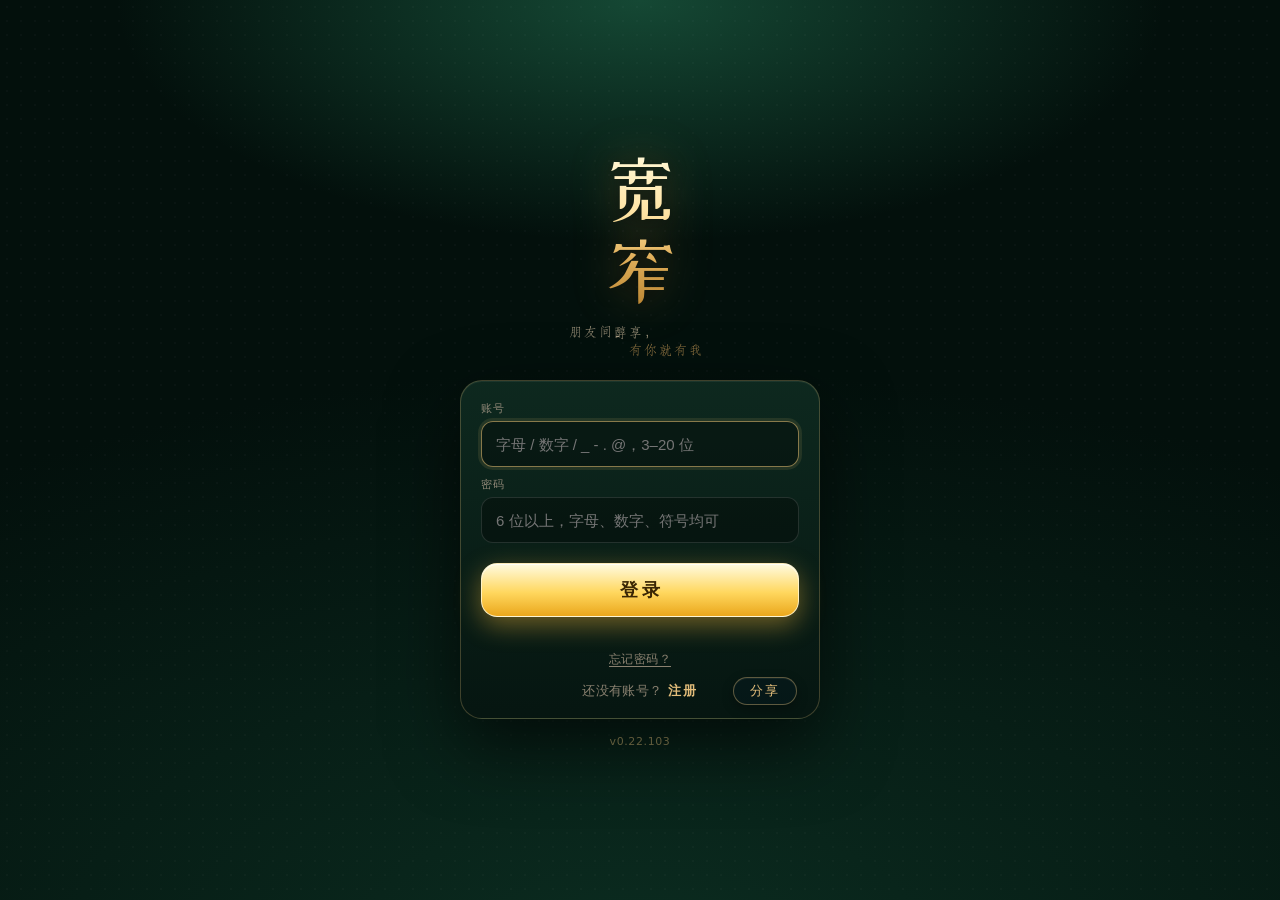
<file: web/index.html>
<!DOCTYPE html>
<!-- data-ver 是前端包版本号，热更新按它比对；改版时由 tools/make-update.mjs 自动同步，
     手工改也可以（要和 web/version.json 保持一致）。 -->
<html lang="zh-CN" class="dh-boot" data-ver="0.22.103" data-back="b3" data-cloth="c2">
<head>
<script>
/* v0.20.79 App 套壳：Capacitor 以本地方式加载本页（origin 为 https://localhost），
   静态资源走 App 内置，只有 WebSocket 回连真实服务器。
   判定条件严格限定 https + localhost + 无端口，网页端（真实域名 / 本地 :3000 开发）不受影响。 */
(function () {
  try {
    if (location.protocol === 'https:' && location.hostname === 'localhost' && !location.port) {
      window.__DH_WS__ = 'wss://kuanzhai36.it.com';
      /* v0.20.89：上传头像由服务端落盘，返回的是站点根路径 /avatar/xxx.jpg。
         App 内 origin 是 https://localhost，相对根路径会去本地找 → 404 → 头像白框。
         这里给出「资源回源前缀」，由 avaSrc() 拼在根路径前面；网页端保持空串走同源。 */
      window.__DH_BASE__ = window.__DH_WS__.replace(/^ws/, 'http').replace(/\/+$/, '');
    }
  } catch (e) {}
})();
</script>
<style>
/* 首屏兜底：CSS / 模块脚本还没到之前，先盖一张「游戏主页同款」的加载页，
   避免闪出黑底 / 白底的裸 HTML。这段是内联的，一定比任何外部资源先执行。
   html 底色保持深色——哪怕资源没到，也只是深色底，绝不白屏。
   背景直接复刻登录页（.gate）的深绿径向渐变 + 点阵纹理：加载页和主页视觉连续，
   且天然适配各种屏幕，不再用固定海报图（之前 poster 在异形屏上尺寸对不齐）。 */
html{background:#030d11;color-scheme:dark}
/* v0.22.66：默认外观 = 鎏金格牌背 + 典雅黑牌桌。内联先给出变量，
   免得外部 style.css 未到 / App 内缓存旧 CSS 时先闪一下经典皮。
   玩家在「桌面设置」里换过皮，applyDeskSkin() 会用行内变量覆盖这里。 */
:root{--back-photo:url("img/backs/b3.webp");--cloth-photo:url("img/cloths/c2.webp")}
/* 加载期间把游戏界面（登录/大厅/牌桌）藏起来，但【必须保留加载页本身可见】。
   旧版这里把整页 body 都 hidden 了，结果加载页 #dh-boot 也一并被藏，
   用户就只看到一块黑屏。下面 #dh-boot 用 id 优先级把可见性抢回来。 */
html.dh-boot body{visibility:hidden}
/* 加载页：固定全屏、永远不拦点击（否则 dh-ready 兜底前会吞掉登录页点击）。
   背景复刻主页 .gate 的渐变，不再有固定底图。 */
#dh-boot{position:fixed;inset:0;z-index:99998;overflow:hidden;
  pointer-events:none;visibility:visible;
  background:
    radial-gradient(64% 42% at 50% 0%,rgba(46,150,108,.42) 0%,transparent 64%),
    radial-gradient(120% 88% at 50% 106%,#0b2c20 0%,#03100c 74%);
  color:#ecd9b0;
  font-family:-apple-system,BlinkMacSystemFont,"PingFang SC","Microsoft YaHei",sans-serif;
  transition:opacity .4s ease}
/* 点阵纹理，和主页 .gate::before 一致 */
#dh-boot::before{content:"";position:absolute;inset:0;pointer-events:none;opacity:.45;
  background-image:radial-gradient(rgba(255,255,255,.05) 1px,transparent 1px);
  background-size:14px 14px}
/* 品牌区：竖排金色「宽窄」+ 金色标语，位置与主页 .gate-brand 一致（屏幕中上部）。
   这里【不再画登录框】，加载页就是「主页去掉登录框」的样子。 */
#dh-boot .dh-brand{position:absolute;left:50%;top:calc(50% - 150px);transform:translate(-50%,-50%);
  width:min(88%,360px);text-align:center;z-index:1}
#dh-boot .dh-logo{font-family:'DH-KZ',"Songti SC",serif;font-size:76px;letter-spacing:6px;
  writing-mode:vertical-rl;text-orientation:upright;width:max-content;margin:0 auto;line-height:1.05;font-weight:400;
  background:linear-gradient(180deg,#fff8d8 0%,#ffe3a1 40%,#e0ae59 66%,#b47f2d 100%);
  -webkit-background-clip:text;background-clip:text;color:transparent;
  filter:drop-shadow(0 3px 8px rgba(0,0,0,.62)) drop-shadow(0 0 22px rgba(227,169,72,.3))}
#dh-boot .dh-sub{display:flex;flex-direction:column;align-items:center;gap:2px;margin:10px 0 0;
  font-family:'DH-FS',"FangSong","STFangsong",serif;font-size:13px;letter-spacing:2px;color:#a89b82}
#dh-boot .dh-sub span:first-child{transform:translateX(-26px)}
#dh-boot .dh-sub span:last-child{transform:translateX(26px);color:#caa86a}
/* 进度条：一条正常的细进度条，放在「登录按钮那个位置」（屏幕中下部，不置底），
   不是登录按钮的尺寸。它是唯一会出现的进度指示；热更下载时也复用它，不再弹独立更新小窗。 */
#dh-boot .dh-bar{position:absolute;left:50%;top:calc(50% + 96px);transform:translate(-50%,-50%);
  width:min(60%,260px);height:6px;border-radius:99px;overflow:hidden;z-index:1;
  background:rgba(255,255,255,.16);box-shadow:0 1px 8px rgba(0,0,0,.4)}
#dh-boot .dh-fill{position:absolute;left:0;top:0;bottom:0;width:6%;border-radius:99px;
  background:linear-gradient(90deg,#e3bd7a,#f7e3b4);
  box-shadow:0 0 10px rgba(227,189,122,.65);transition:width .25s ease}
/* 进度条下方的提示文字：加载时显示「加载中…」，热更时显示「正在更新到 vX.X.X 63%」 */
#dh-boot .dh-tip{position:absolute;left:50%;top:calc(50% + 120px);transform:translate(-50%,0);
  width:min(80%,320px);text-align:center;font-size:12px;letter-spacing:.5px;color:#9bbfa6;z-index:1}
html.dh-ready body{visibility:visible}
/* 更新下载期间用 .dh-hold 按住加载页，不让它淡出；更新完（或失败放行）才淡出 */
html.dh-ready:not(.dh-hold) #dh-boot{opacity:0;visibility:hidden;pointer-events:none}
</style>
<meta charset="utf-8">
<meta content="width=device-width,initial-scale=1,maximum-scale=1,minimum-scale=1,user-scalable=no,viewport-fit=cover" name="viewport">
<meta content="#07130f" name="theme-color">
<title>宽窄 · 丁二皇</title>
<link href="data:," rel="icon">
<link rel="manifest" href="manifest.webmanifest">
<link rel="apple-touch-icon" href="apple-touch-icon.png">
<meta name="apple-mobile-web-app-capable" content="yes">
<meta name="mobile-web-app-capable" content="yes">
<meta name="apple-mobile-web-app-status-bar-style" content="black">
<meta name="apple-mobile-web-app-title" content="宽窄">
<link href="style.css" id="dh-css" rel="stylesheet">
<script>
/* 分享网关要求每个请求都带 sharecode，相对路径不会继承页面地址上的参数，
   不补的话线上只能拿到空壳 HTML，样式和脚本统统 403。
   本地开发（地址上没有 sharecode）保持原样。 */
(function () {
  var sc = new URLSearchParams(location.search).get('sharecode');
  var q = [];
  if (sc) q.push('sharecode=' + encodeURIComponent(sc));
  q.push('v=' + (document.documentElement.getAttribute('data-ver') || '0.22.2'));   // 改版后强制刷一次缓存，免得手机上还拿着旧脚本
  window.__SC_Q__ = '?' + q.join('&');
  if (sc) {
    var link = document.getElementById('dh-css');
    if (link) link.href = 'style.css' + window.__SC_Q__;
  }
})();
</script>
</head>
<body>
<!-- 加载页：复刻游戏主页外观（背景渐变 + 竖排宽窄 + 标语），去掉登录框；
     进度条做成登录按钮样式、放在登录按钮位置；热更下载时复用同一条进度条。 -->
<div id="dh-boot" aria-hidden="true">
  <div class="dh-brand">
    <div class="dh-logo">宽窄</div>
    <p class="dh-sub"><span>朋友间醇享，</span><span>有你就有我</span></p>
  </div>
  <div class="dh-bar" role="progressbar" aria-label="加载中">
    <i class="dh-fill"></i>
  </div>
  <div class="dh-tip" id="dhTip">加载中…</div>
</div>
<script>
/* 加载页进度条：先平滑爬到约 90%，等页面就绪(dh-ready)再补满 100% 并随遮罩淡出。
   3 秒兜底也会触发 dh-ready，所以最慢 3 秒进度条必到 100%。
   同时挂出 window.__dhBoot 给 update.js 用：热更下载时直接驱动同一条进度条，
   不再弹独立的更新小窗；下载期间用 .dh-hold 按住加载页，下完自动重载进新版。 */
(function () {
  var boot = document.getElementById('dh-boot');
  var fill = boot && boot.querySelector('.dh-fill');
  var tip = document.getElementById('dhTip');
  if (!fill) return;
  var p = 6, cap = 90, raf, manual = false;
  function setTip(t) { if (tip) tip.textContent = t || ''; }
  function setW(w) { fill.style.width = Math.max(0, Math.min(100, w)) + '%'; }
  function step() {
    if (manual) return;                 // 被热更接管后，停止自动爬条
    p += (cap - p) * 0.045 + 0.12;
    if (p > cap) p = cap;
    setW(p);
    if (p < cap) raf = requestAnimationFrame(step);
  }
  raf = requestAnimationFrame(step);
  // 给热更脚本用的统一接口
  window.__dhBoot = {
    hold: function () { document.documentElement.classList.add('dh-hold'); },
    release: function () { document.documentElement.classList.remove('dh-hold'); },
    setProgress: function (pct, text) {
      manual = true;                    // 一旦热更接管，自动爬条让位
      if (typeof pct === 'number') setW(pct);
      if (text) setTip(text);
    },
    setText: function (t) { setTip(t); }
  };
  var mo = new MutationObserver(function () {
    if (document.documentElement.classList.contains('dh-ready')) {
      if (!manual) { setW(100); setTip('即将进入…'); }
      mo.disconnect();
    }
  });
  mo.observe(document.documentElement, { attributes: true, attributeFilter: ['class'] });
})();
</script>
<!-- 登录闸门：进大厅之前先过这一层，登录成功才进大厅 -->
<div class="gate" id="gate">
  <div class="gate-inner">
    <div class="gate-brand">
      <div class="gate-logo">宽窄</div>
      <p class="gate-sub"><span>朋友间醇享，</span><span>有你就有我</span></p>
    </div>

    <div class="gate-card">
      <div class="auth-field"><label>账号</label>
        <input class="auth-input" id="gateAccount" maxlength="20" autocomplete="off" autocapitalize="off"
          spellcheck="false" inputmode="latin" placeholder="字母 / 数字 / _ - . @，3–20 位"></div>
      <div class="auth-field hidden" id="gateNickWrap"><label>昵称 <em class="opt">8 字以内</em></label>
        <div class="nick-row">
          <input class="auth-input" id="gateNick" maxlength="8" placeholder="牌桌上显示的名字">
          <!-- v0.22.45：注册必选头像（默认问号，点选系统头像或相册上传） -->
          <button class="ava-pick" id="avaPick" type="button" aria-label="选择头像"><span class="q">?</span><span class="t">头像</span></button>
        </div></div>
      <div class="auth-field"><label>密码</label>
        <input class="auth-input" id="gatePass" type="password" maxlength="64" autocomplete="new-password"
          name="dh-pw" placeholder="6 位以上，字母、数字、符号均可"></div>
      <div class="auth-field hidden" id="gatePass2Wrap"><label>确认密码</label>
        <input class="auth-input" id="gatePass2" type="password" maxlength="64" autocomplete="new-password"
          placeholder="再输一次"></div>

      <!-- v0.21.4：安全问题改为必填。忘了密码只能靠它自助找回 -->
      <div class="auth-field hidden" id="gateSecQWrap"><label>安全问题 <em class="opt">忘记密码时用</em></label>
        <select class="auth-input auth-select" id="gateSecQ">
          <option value="">请选择一个问题</option>
          <option value="我的出生城市">我的出生城市</option>
          <option value="我的第一只宠物名字">我的第一只宠物名字</option>
          <option value="我小学班主任姓什么">我小学班主任姓什么</option>
          <option value="我最喜欢的一道菜">我最喜欢的一道菜</option>
        </select></div>
      <!-- 找回密码：第二步先展示问题，再让填答案 -->
      <div class="auth-field hidden" id="gateQBox"><label>安全问题</label>
        <div class="gate-q" id="gateQText"></div></div>
      <div class="auth-field hidden" id="gateSecAWrap"><label>答案</label>
        <input class="auth-input" id="gateSecA" maxlength="40" autocomplete="off"
          placeholder="忘了密码答对这句就能重置"></div>

      <!-- 找回密码模式的字段 -->
      <div class="auth-field hidden" id="gateNewPassWrap"><label>新密码</label>
        <input class="auth-input" id="gateNewPass" type="password" maxlength="64" autocomplete="new-password"
          placeholder="6 位以上"></div>
      <div class="auth-field hidden" id="gateNewPass2Wrap"><label>确认新密码</label>
        <input class="auth-input" id="gateNewPass2" type="password" maxlength="64" autocomplete="new-password"
          placeholder="再输一次"></div>

      <button class="gate-submit" id="gateSubmit" type="button">登录</button>
      <div class="auth-tip" id="gateTip"></div>
      <div class="gate-forgot" id="gateForgot">忘记密码？</div>
      <div class="gate-switch-row">
        <div class="gate-switch" id="gateSwitch">还没有账号？<b>注册</b></div>
        <!-- v0.22.26：分享挪到「注册」右侧（原图一位置），不再单独占一行 -->
        <button class="gate-share-inline" id="gateShare" type="button">分享</button>
      </div>

    </div>
    <!-- v0.22.6：版本号从「我的」面板挪到登录页底部，不用登录就能看出跑的是哪个包 -->
    <div class="gate-ver" id="gateVer"></div>
  </div>
</div>
<script>
/* 版本号读 html 上的 data-ver：打热更包时工具会自动同步它，这里不写死 */
(function () {
  var el = document.getElementById('gateVer');
  var v = (document.documentElement.getAttribute('data-ver') || '').trim();
  if (el) el.textContent = v ? 'v' + v : '';
})();
</script>

<!-- 大厅：建房 / 进房 -->
<div class="lobby hidden" id="lobby">
  <!-- 第一层：主界面（只有两个主体动作） -->
  <div class="lobby-card home" id="lobbyHome">
    <!-- 隐形热区：连点 5 次才出开发者口令，页面上不留任何痕迹 -->
    <button aria-hidden="true" class="dev-hot" id="devHot" tabindex="-1" type="button"></button>
    <div class="lobby-logo">宽窄</div>
    <p class="lobby-sub"><span>朋友间醇享，</span><span>有你就有我</span></p>

    <div class="home-actions">
      <button class="home-btn" id="btnGoCreate">
        <span class="hb-ico">
          <svg fill="none" stroke="currentColor" stroke-linecap="round" stroke-linejoin="round" stroke-width="1.5" viewBox="0 0 24 24">
            <rect height="13" rx="2" width="9.2" x="3.2" y="4.6"/>
            <rect height="13" rx="2" width="9.2" x="11.6" y="6.4"/>
          </svg>
        </span>
        <span class="hb-txt"><b>开设房间</b></span>
        <span class="hb-go">›</span>
      </button>

      <button class="home-btn" id="btnGoJoin">
        <span class="hb-ico">
          <svg fill="none" stroke="currentColor" stroke-linecap="round" stroke-linejoin="round" stroke-width="1.5" viewBox="0 0 24 24">
            <path d="M14.5 3.5h4a1.5 1.5 0 0 1 1.5 1.5v14a1.5 1.5 0 0 1-1.5 1.5h-4"/>
            <path d="M10 8.2 13.8 12 10 15.8"/><path d="M13.4 12H3.6"/>
          </svg>
        </span>
        <span class="hb-txt"><b>加入房间</b></span>
        <span class="hb-go">›</span>
      </button>

      <!-- v0.20.95：登录后才显示——自己开的 + 自己参与的房间一键直进（不记历史） -->
      <button class="home-btn hidden" id="btnGoMine">
        <b class="mine-badge hidden" id="mineBadge">0</b>
        <span class="hb-ico">
          <svg fill="none" stroke="currentColor" stroke-linecap="round" stroke-linejoin="round" stroke-width="1.5" viewBox="0 0 24 24">
            <path d="M3.5 10.5 12 3.5l8.5 7"/>
            <path d="M5.5 9.2V20a.8.8 0 0 0 .8.8h11.4a.8.8 0 0 0 .8-.8V9.2"/>
            <path d="M10 20.8v-5.6h4v5.6"/>
          </svg>
        </span>
        <span class="hb-txt"><b>你的房间</b></span>
        <span class="hb-go">›</span>
      </button>

      <!-- v0.22.24：分享按钮 —— 弹出 iPhone / 安卓 地址与安装说明 -->
      <button class="home-btn" id="btnShare">
        <span class="hb-ico">
          <svg fill="none" stroke="currentColor" stroke-linecap="round" stroke-linejoin="round" stroke-width="1.5" viewBox="0 0 24 24">
            <path d="M12 14V3.5"/><path d="m8.2 6.8 3.8-3.3 3.8 3.3"/>
            <path d="M5.5 11.5V19a1.5 1.5 0 0 0 1.5 1.5h10A1.5 1.5 0 0 0 18.5 19v-7.5"/>
          </svg>
        </span>
        <span class="hb-txt"><b>分享</b></span>
        <span class="hb-go">›</span>
      </button>
    </div>

    <!-- 账户条：点头像或空白处进「我的」，头像上「换」直接换头像，名字右侧「改名」 -->
    <div class="acct-bar" id="acctBar">
      <div class="acct-main" id="acctMain">
        <button class="acct-ava" id="acctAva" type="button"><i>?</i><em class="ava-chg">换</em></button>
        <span class="acct-txt">
          <span class="acct-nm"><b id="acctNick">未登录</b><button class="acct-rn hidden" id="acctRename" type="button">改名</button></span>
          <em id="acctSub"></em>
        </span>
        <span class="acct-gem" id="acctGem"><span class="dm"></span> 0</span>
      </div>
    </div>

    <div class="lobby-tip" id="homeTip"></div>
  </div>

  <!-- 第二层 A：房间设置 -->
  <div class="lobby-card sheet hidden" id="lobbyCreate">
    <div class="sheet-head">
      <button class="sheet-back" id="btnBackCreate">‹ 返回</button>
      <b>房间设置</b>
    </div>

    <div class="lobby-row-label">你的昵称</div>
    <label class="lobby-field solo">
      <input autocomplete="off" class="nick-input" id="nickCreate" maxlength="8" placeholder="取个名字">
    </label>

    <div class="lobby-row-label">人数 / 玩法</div>
    <div class="seat-dijiu-row">
      <div class="seat-opts solo">
        <button class="seat-opt on" data-seats="8">8 人桌</button>
      </div>
      <!-- v0.22.67：地九王开关（默认开），与创建/登录按钮同色调；与人数各占一半 -->
      <button class="dijiu-toggle on" type="button" id="dijiuOpt" aria-pressed="true"><i></i>地九王：开</button>
    </div>
    <div class="fair-note" id="dijiuHint">2 + 9 算地九王</div>

    <div class="lobby-row-label">牌局时长</div>
    <div class="dur-opts" id="durOpts">
      <button class="dur-opt" data-min="30">30 分钟</button>
      <button class="dur-opt on" data-min="60">1 小时</button>
      <button class="dur-opt" data-min="90">1.5 小时</button>
      <button class="dur-opt" data-min="120">2 小时</button>
    </div>

    <div class="lobby-row-label">底皮 / 圈芒 <em class="row-hint" id="stakeHint">最低带入 500</em></div>
    <div class="stake-opts" id="stakeOpts">
      <button class="stake-opt" data-ante="1"><b>1/2</b><em>50 起带</em></button>
      <button class="stake-opt" data-ante="2"><b>2/5</b><em>100 起带</em></button>
      <button class="stake-opt" data-ante="5"><b>5/10</b><em>250 起带</em></button>
      <button class="stake-opt on" data-ante="10"><b>10/20</b><em>500 起带</em></button>
      <button class="stake-opt" data-ante="20"><b>20/40</b><em>1000 起带</em></button>
      <button class="stake-opt" data-ante="50"><b>50/100</b><em>2500 起带</em></button>
      <button class="stake-opt" data-ante="100"><b>100/200</b><em>5000 起带</em></button>
    </div>

    <!-- v0.22.39：最低可玩剩余簸簸 = 底皮 × n（横向刻度拉条）；低于门槛下一手不发牌、强制留座 -->
    <div class="lobby-row-label">最低可玩簸簸 <em class="row-hint" id="floorHint">低于 100 强制留座</em></div>
    <div class="floor-slider-wrap">
      <input type="range" class="floor-slider" id="floorRange" min="0" max="5" step="1" value="2"
        aria-label="最低可玩簸簸倍数">
      <div class="floor-ticks">
        <i data-i="0">×4</i><i data-i="1">×6</i><i data-i="2">×8</i><i data-i="3">×10</i><i data-i="4">×12</i><i data-i="5">×16</i>
      </div>
    </div>

    <!-- v0.20.97：防串通三项，开房人自己决定是否启用（默认全关） -->
    <div class="lobby-row-label">防作弊</div>
    <div class="fair-opts" id="fairOpts">
      <button class="fair-opt" type="button" data-fair="dev" aria-pressed="false">
        <b>同设备</b></b>
      </button>
      <button class="fair-opt" type="button" data-fair="ip" aria-pressed="false">
        <b>同网络</b></b>
      </button>
      <button class="fair-opt" type="button" data-fair="geo" aria-pressed="false">
        <b>100 米内</b></b>
      </button>
    </div>
    <div class="fair-note" id="fairNote"></div>

    <div class="create-sum" id="createSum"></div>
    <button class="lobby-btn primary" id="btnCreate">创建房间</button>
    <div class="lobby-tip" id="createTip"></div>
  </div>

  <!-- 第二层 B：加入房间 -->
  <div class="lobby-card sheet hidden" id="lobbyJoin">
    <div class="sheet-head">
      <button class="sheet-back" id="btnBackJoin">‹ 返回</button>
      <b>加入房间</b>
    </div>

    <div class="lobby-join">
      <div class="code-cells" id="codeCells">
        <input aria-label="房号第 1 位" autocomplete="off" class="code-cell" id="code0" inputmode="numeric" maxlength="1" type="tel">
        <input aria-label="房号第 2 位" autocomplete="off" class="code-cell" id="code1" inputmode="numeric" maxlength="1" type="tel">
        <input aria-label="房号第 3 位" autocomplete="off" class="code-cell" id="code2" inputmode="numeric" maxlength="1" type="tel">
        <input aria-label="房号第 4 位" autocomplete="off" class="code-cell" id="code3" inputmode="numeric" maxlength="1" type="tel">
      </div>
      <button id="btnJoin" type="button">进入</button>
    </div>

    <div class="lobby-tip" id="joinTip"></div>
  </div>

</div>

<div id="app">
  <div id="stage">
    <!-- 台面背景：宽度跟着舞台走，横屏 / 宽屏时铺满两侧，不留白边 -->
    <div class="felt">
      <div class="felt-edge"></div>
      <div class="felt-glow"></div>
    </div>

    <!-- 750 设计稿内容层：宽屏时居中，两侧交给背景延展 -->
    <div class="board">
      <!-- 桌布暗字：跟在牌靴正上方，左右宽度与牌靴方框对齐 -->
      <div class="watermark"><span>宽</span><span>窄</span></div>
      <div class="watermark-sub">FAIR &amp; SQUARE</div>
      <!-- 顶栏：左上菜单（三条杠）+ 右侧局数/阶段 -->
      <header class="hud">
        <div class="hud-left">
          <button aria-label="菜单" class="hud-menu" id="btnMenu">
            <span aria-hidden="true" class="bars"><i></i><i></i><i></i></span>
          </button>
          <!-- 我的 ID / 钻石常驻：v0.20.52 起从「点头像弹窗 / 菜单钻石栏」挪到这里 -->
          <div class="hud-id" id="hudId">
            <span class="hi-id">ID <b id="hudIdNo">—</b></span>
            <span class="hi-sep"></span>
            <span class="hi-gem"><i class="dm"></i><b id="hudGem">0</b></span>
          </div>
        </div>
        <!-- v0.20.67：顶部「第 X 局 / 阶段状态条」信息块已按需求移除（手数、轮次·起手·说话人、分牌等状态）；
             如需恢复，把下方 .meta 注释解除即可（app.js 已对 #handNo/#roundBadge 做空值保护，不会报错）。
        <div class="meta">
          <div class="meta-item"><span>第</span><b id="handNo">1</b><span>局</span></div>
          <div class="meta-item stage" id="roundBadge">准备中</div>
        </div>
        -->

      </header>

      <!-- 中央区域：铭牌 + 信息条一起放大 1.2 倍，铭牌落在「宽窄」正下方 -->
      <div class="center-zoom">
        <div class="shoe">
          <div class="shoe-brand" id="shoeBrand"><b>地九王</b></div>
        </div>

        <!-- 中央信息：圈芒 / 皮池 / 房间资料 -->
        <div class="table-info" id="tableInfo">
        <div class="ti-stack mango" id="mangoRow">
          <svg aria-hidden="true" class="ti-chip" viewBox="0 0 40 34">
            <ellipse cx="20" cy="26" fill="#2f6fae" rx="15" ry="6" stroke="#9ccdf5" stroke-width="1.1"/>
            <ellipse cx="20" cy="20.5" fill="#3d84c9" rx="15" ry="6" stroke="#b9ddfa" stroke-width="1.1"/>
            <ellipse cx="20" cy="14" fill="#4d9ae2" rx="15" ry="6.5" stroke="#dcefff" stroke-width="1.2"/>
            <ellipse cx="20" cy="14" fill="none" rx="8.5" ry="3.4" stroke="#eaf6ff" stroke-dasharray="2.4 2.2" stroke-width="1"/>
          </svg>
          <span class="ti-label">芒果</span>
          <b class="ti-mul" id="mangoTimes">×1</b>
          <i class="ti-kind" id="mangoKind"></i>
          <b class="ti-amount" id="mangoVal">20</b>
        </div>
        <div class="ti-stack pot" id="potRow">
          <svg aria-hidden="true" class="ti-chip" viewBox="0 0 40 34">
            <ellipse cx="20" cy="26" fill="#9b6a1d" rx="15" ry="6" stroke="#f0d08e" stroke-width="1.1"/>
            <ellipse cx="20" cy="20.5" fill="#c08a2c" rx="15" ry="6" stroke="#f7dda4" stroke-width="1.1"/>
            <ellipse cx="20" cy="14" fill="#dda63c" rx="15" ry="6.5" stroke="#ffefc6" stroke-width="1.2"/>
            <ellipse cx="20" cy="14" fill="none" rx="8.5" ry="3.4" stroke="#fff4d8" stroke-dasharray="2.4 2.2" stroke-width="1"/>
          </svg>
          <span class="ti-label">皮池</span>
          <span class="ti-pot-nums">
            <span class="ti-pot-pair"><i class="ti-pot-k" id="potMainK">主</i><b class="ti-amount" id="potVal">0</b></span>
            <span class="ti-pot-pair hidden" id="potSidePair"><i class="ti-pot-k">边</i><b class="ti-amount" id="potSideVal">0</b></span>
          </span>
        </div>

        <div class="ri-line ri-room">
          <button class="ri-copy" id="roomCopy" type="button">房间号</button>
          <b class="ri-no" id="roomTag">—</b>
        </div>
        <div class="ri-line"><span>底皮</span><b><i id="anteVal">10</i> / <i id="mangoTag">20</i></b></div>
        <div class="ri-line ri-rules"><span id="cellXiu">休芒</span><i>|</i><span id="cellZou">揍芒</span><i>|</i><span>圈芒</span></div>
        <div class="ri-line" id="timeLine"><span>剩余时间</span><b id="timeTag">—</b></div>
        </div>
      </div>

      <!-- 洗牌动画层（v0.20.63）：牌桌中心（皮池横栏正下方），348×246，z=32。
           素材 img/wash_shuffle.webp = sp030.zip 的 xipai02→01→02→01→03 五段洗牌动作（同一机位
           渲染、同一包围盒裁切，全帧共用一个锚点；03 段缩到 0.92 并把末帧牌堆对回 01/02 的位置），
           8×11 网格精灵图（82 帧，约 0.75MB，启动即预加载）。牌背为游戏内的紫色「宽窄」牌背、
           满不透明。平时 display:none，服务端广播 shuffleFx 时由 playWashFx() 逐帧推进背景位置
           （x=列/y=行）整套只播一次（约 2.7s）自动收。 -->
      <div class="wash-stage" id="washStage" aria-hidden="true">
        <div class="wash-sprite" id="washSprite"></div>
      </div>

      <!-- 等待开局：房号 / 本桌设置 -->
      <!-- 人数不足 2：暂停发牌，倒计时照走 -->
      <div class="hold-banner hidden" id="holdBanner"></div>
      <div class="wait-panel hidden" id="waitPanel"></div>
      <!-- v0.22.32：带入记分牌独立出来，钉在房间信息栏正下方（信息栏放大后原位置会被盖住） -->
      <div class="bring-slot" id="bringSlot"></div>

      <!-- 开发者：上帝视角（全桌底牌 + 剩余牌堆） -->
      <div class="god-bar hidden" id="godBar"></div>

      <!-- 远端座位 -->
      <div id="seatLayer"></div>

      <!-- 自己 -->
      <div class="my-info" id="myInfo"></div>
      <!-- 我的行动按钮：围绕头像摆一圈（左丢/休、右敲、左上大、右上跟） -->
      <div class="my-actions" id="myActions"></div>
      <!-- 分牌：倒计时条 + 头牌托盘 + 右侧确定键（照参考视频的摆法） -->
      <div class="split-hud hidden" id="splitHud">
        <div class="sh-title">分牌倒计时：<b id="shLeft">20</b>s</div>
        <div class="sh-bar"><i id="shFill"></i><span class="sh-chip" id="shChip">0</span></div>
      </div>
      <div class="split-tray hidden" id="splitTray"></div>
      <div class="split-cta-slot hidden" id="splitCta"></div>
      <div class="my-hand" id="myHand"></div>
      <div class="split-preview" id="splitPreview"></div>

      <!-- 操作栏 -->
      <div class="action-bar" id="actionBar"></div>

      <!-- 牌桌右上角：牌局回顾（其左侧为刷新按钮） -->
      <button class="fab refresh" id="btnRefresh" type="button" aria-label="刷新">↻</button>
      <button class="fab review" id="btnLog">回顾</button>
      <!-- 牌桌左下角：实时战绩（与回顾同尺寸） -->
      <button class="fab stats" id="btnStats">战绩</button>
      <!-- 结算期动作按钮竖排（v0.20.66）：洗牌 / 发发看 / 强制秀牌 同一条竖排，
           牌桌中央区（剩余时间下方、我的下注胶囊上方之间的中点），长方形倒圆角；
           暗绿玻璃底 + 描金边 + 低饱和绿/金/红三色，融入台面。整组仅在「结算停留期」
           出现，三个按钮各占一个固定槽位（不可用时变暗但不消失），不再各自漂移。 -->
      <div class="action-stack stack-hidden" id="actionStack">
        <button class="fab wash off act-green" id="btnWash" type="button" aria-label="洗牌" disabled>洗牌<em class="wash-cost"><span class="dm"></span>2</em></button>
      <!-- v0.20.64：三按钮竖排 -->
        <button class="ffk-btn off act-yellow" id="ffkBtn" type="button">发发看<em class="ffk-cost"><span class="dm"></span>2</em></button>
        <button class="force-reveal off act-red" id="forceReveal">强制秀牌<em class="fr-cost"><span class="dm"></span>10</em></button>
      </div>

      <!-- 提示气泡 -->
      <div class="toast" id="toast"></div>

      <!-- 房主：带入申请角标 -->
      <button class="req-badge hidden" id="reqBadge">带入申请<b>0</b></button>

      <!-- 表情包开关：牌桌右下角；点开后由屏幕下方向上滑出表情面板 -->
      <button class="emote-fab" id="btnEmote" type="button" aria-label="表情" aria-expanded="false">
        <svg viewBox="0 0 48 48" aria-hidden="true">
          <circle cx="24" cy="24" r="19.4" fill="none" stroke="currentColor" stroke-width="2"/>
          <circle cx="17.4" cy="19.6" r="2.5" fill="currentColor"/>
          <circle cx="30.6" cy="19.6" r="2.5" fill="currentColor"/>
          <path d="M15.4 29.4c2.4 4.2 5.3 6.2 8.6 6.2s6.2-2 8.6-6.2" fill="none"
                stroke="currentColor" stroke-width="2.4" stroke-linecap="round"/>
        </svg>
      </button>
      <!-- 对讲机（v0.20.53）：按住话筒说话，松手即停，全桌可听 -->
      <button class="mic-fab" id="btnMic" type="button" aria-label="按住说话" aria-pressed="false">
        <svg class="mic-icon" viewBox="0 0 48 48" aria-hidden="true">
          <rect x="18.2" y="6.5" width="11.6" height="23" rx="5.8" fill="currentColor"/>
          <path d="M12.4 22.6a11.6 11.6 0 0 0 23.2 0" fill="none" stroke="currentColor"
                stroke-width="3" stroke-linecap="round"/>
          <path d="M24 34.4v6.2M17.4 40.8h13.2" fill="none" stroke="currentColor"
                stroke-width="3" stroke-linecap="round"/>
        </svg>
        <span class="mic-wave" aria-hidden="true"></span>
        <!-- v0.20.54：单次对讲 10 秒倒计时。按住时进度环 + 剩余秒数叠在按钮上，
             到点自动断开；不额外占位，避免遮住相邻的笑脸开关。 -->
        <svg class="mt-ring" viewBox="0 0 44 44" aria-hidden="true">
          <circle class="mt-bg" cx="22" cy="22" r="19"/>
          <circle class="mt-fg" id="micTimerArc" cx="22" cy="22" r="19"/>
        </svg>
        <span class="mic-count" id="micTimer" aria-hidden="true"><b id="micTimerNum">10</b><i>s</i></span>
      </button>
      <!-- 加时（v0.20.56）：从「我」的行动键组里独立出来，常驻「表情」正上方；
           与左上「对讲机」中线对齐，四角对称。非我回合 / 次数用完 / 钻石不足时置灰不可点。 -->
      <button class="ext-fab off" id="btnExt" type="button" aria-label="加时" disabled>
        <svg viewBox="0 0 24 24" aria-hidden="true">
          <circle cx="12" cy="13.4" r="6.6"/>
          <path d="M12 10v3.6l2.5 1.7"/>
          <path d="M5.2 5.4 7.4 3.6M18.8 5.4 16.6 3.6"/>
        </svg>
        <span>加时</span>
        <b id="btnExtCost">2</b>
      </button>
      <!-- 表情包面板：半透明背景，除表情外不放任何文字 -->
      <div class="emote-sheet" id="emoteSheet" aria-hidden="true">
        <div class="emote-grid" id="emoteGrid"></div>
      </div>
    </div>
  </div>
</div>

<div class="admin-panel hidden" id="adminPanel">
  <div class="admin-card">
    <div class="admin-head">
      <b>开发者控制台</b>
      <span class="admin-who" id="adminWho"></span>
      <button class="admin-x" id="adminClose">×</button>
    </div>
    <div class="admin-bar">
      <span class="admin-sum" id="adminSum">加载中…</span>
      <button class="admin-mini" id="adminRefresh">刷新</button>
      <button class="admin-mini" id="adminLogout">退出</button>
    </div>
    <div class="admin-list" id="adminList"></div>
  </div>
</div>

<div class="rotate-hint" id="rotateHint">
  <i class="rotate-icon"></i>
  <p>请竖屏使用</p>
</div>
<div class="modal hidden" id="modal"><div class="modal-box" id="modalBox"></div></div>

<!-- v0.22.24：分享弹窗 —— 文案按原文照排，不加字；点空白处或右上角 × 关闭 -->
<div class="share-pop hidden" id="sharePop">
  <div class="share-card">
    <button class="share-x" id="shareClose" type="button" aria-label="关闭">×</button>
    <div class="share-block">
      <b>iPhone 地址</b>
      <a class="share-url" href="https://kuanzhai36.it.com/">https://kuanzhai36.it.com/</a>
      <p class="share-steps">『iPhone 用户操作：用Safari 打开 地址<br>→ 分享 → 添加到主屏幕 → 桌面生成「宽窄」图标，点开即全屏使用。』</p>
    </div>
    <div class="share-block">
      <b>安卓</b>
      <a class="share-url" href="https://kuanzhai36.it.com/kuanzhai.apk">https://kuanzhai36.it.com/kuanzhai.apk</a>
    </div>
  </div>
</div>

<script>
/* 首帧先算一次画布几何：app.js 是 module（异步），不先算会先看到一帧全屏拉伸的登录页 */
(function () {
  /* 软键盘判定：Android WebView 用 adjustResize 时，键盘弹出会直接把 innerHeight 砍掉一半，
     舞台会跟着缩成一条。这里记住"没有键盘时的基线高度"，明显变矮且焦点在输入框上就冻结重排，
     键盘收起后自动恢复。桌面浏览器 / iOS 上永不触发，不影响现有表现。 */
  var baseVH = 0, kbFrozen = false;
  window.__dhIsKeyboard = function (vh) {
    if (!baseVH) baseVH = vh;
    var a = document.activeElement;
    var typing = !!(a && a.tagName && /^(INPUT|TEXTAREA)$/.test(a.tagName));
    var shrunk = vh < baseVH * 0.82;
    if (typing && shrunk) {
      kbFrozen = true;
      /* 键盘弹出会把视口压成"宽>高"，CSS 的 orientation 会误判成横屏，
         打个标记让横屏提示层在这段时间闭嘴 */
      document.documentElement.dataset.kb = '1';
      return true;
    }
    if (!shrunk) {
      kbFrozen = false;
      delete document.documentElement.dataset.kb;
      baseVH = vh;
    }
    return false;
  };

  function firstFit() {
    /* iOS Safari 的 innerHeight 可能报「工具栏收起」的大视口（如 844），而 #app(fixed inset:0)
       实际按「工具栏展开」的小视口（如 745）布局：两值不一致时舞台会比容器高，居中后
       顶部被顶出屏幕（座位顶到 HUD、等待房菜单/回顾整个消失）、底部收不满。
       旧服务器走 http，Safari 工具栏收不起来，两值永远一致，所以那时没暴露。
       documentElement.clientWidth/Height 与 #app 完全同源、永远一致；与 inner* 取小者兜底。 */
    var _de = document.documentElement;
    var vw = Math.min(window.innerWidth, _de.clientWidth) || window.innerWidth;
    var vh = Math.min(window.innerHeight, _de.clientHeight) || window.innerHeight;
    if (window.__dhIsKeyboard(vh)) return;
    var k = Math.min(vw / 750, vh / 1624) || 1;
    var st = document.getElementById('stage');
    if (st) {
      st.style.width = '750px';
      st.style.height = '1624px';
      st.style.transform = 'translate(-50%, -50%) scale(' + k + ')';
    }
    var w = 750 * k, h = 1624 * k;
    var r = document.documentElement.style;
    r.setProperty('--stage-left', (vw - w) / 2 + 'px');
    r.setProperty('--stage-top', (vh - h) / 2 + 'px');
    r.setProperty('--stage-w', w + 'px');
    r.setProperty('--stage-h', h + 'px');
    r.setProperty('--bleed-x', Math.max(0, (vw - w) / 2 / k) + 'px');
    r.setProperty('--bleed-y', Math.max(0, (vh - h) / 2 / k) + 'px');
    r.setProperty('--ui', String(Math.min(1, vw / 750)));
  }
  window.__firstFit = firstFit;
  /* 兜底先登记：哪怕下面的 firstFit() 抛错，3 秒后也一定让页面可见、遮罩让出点击 */
  window.__dhReady = function () {
    /* v0.22.30：热更检查/下载期间按住加载页（__dhHoldGate 由 update.js 设置），
       300ms 轮询等放行；完成自动重载进新版，失败/超时立即放行进登录页。
       没有热更能力（浏览器）时 gate 不存在，直接放行。 */
    if (window.__dhHoldGate && window.__dhHoldGate()) {
      clearTimeout(window.__dhReadyT);
      window.__dhReadyT = setTimeout(window.__dhReady, 300);
      return;
    }
    document.documentElement.classList.add('dh-ready');
  };
  setTimeout(window.__dhReady, 3000);
  /* v0.22.30：热更按住期间 __dhReady 会被 gate 挡回来——
     这条轮询保证无论 app.js 是否正常执行，热更一放行 dh-ready 一定补上。 */
  var readyPoll = setInterval(function () {
    if (document.documentElement.classList.contains('dh-ready')) { clearInterval(readyPoll); return; }
    try { window.__dhReady(); } catch (e) { document.documentElement.classList.add('dh-ready'); clearInterval(readyPoll); }
  }, 1000);
  try { firstFit(); } catch (e) {}
  window.addEventListener('resize', firstFit, { passive: true });
})();
</script>

<script>
/* app.js 同样要带分享码，用动态插入的方式保证请求能过网关 */
(function () {
  var s = document.createElement('script');
  s.type = 'module';
  s.src = 'app.js' + (window.__SC_Q__ || '');
  document.body.appendChild(s);
})();
</script>

<!-- 热更新引导：只在 App 壳里执行（浏览器里第一行就 return）。
     放在 app.js 之后，确保 Capacitor 已注入、首屏也已开始渲染。 -->
<script src="update.js"></script>

<!-- v0.22.45：系统头像选择弹窗（注册必选 / 「我的」换头像共用）。
     头像格由 app.js 按 img/avatars/list.json 渲染，这里只放骨架。 -->
<div class="ava-pop hidden" id="avaPop">
  <div class="ava-box">
    <button class="ava-x" id="avaPopX" type="button" aria-label="关闭">×</button>
    <h3>选择头像</h3>
    <button class="ava-album" id="avaAlbum" type="button">📁 从相册上传</button>
    <div class="ava-grid" id="avaGrid"></div>
    <div class="ava-cancel" id="avaCancel">取消</div>
  </div>
</div>
<input type="file" id="avaFile" accept="image/*" style="display:none">
</body>
</html>
</file>
<file: web/style.css>
/* 品牌字形：站点自带子集字体（OFL / MIT），不依赖系统字体
   DH-KZ 清瘦宋楷（「宽窄」二字）、DH-DJW 宋体（「地九王」）、DH-FS 仿宋（主页副标题） */
@font-face{font-family:'DH-KZ';src:url('fonts/kz-xiaowei.woff2') format('woff2');font-display:swap}
@font-face{font-family:'DH-DJW';src:url('fonts/djw-serif.woff2') format('woff2');font-display:swap}
@font-face{font-family:'DH-FS';src:url('fonts/fangsong-sub.woff2') format('woff2');font-display:swap}

:root{
  --gold:#e3bd7a;
  --gold-2:#f4dcaa;
  --gold-dim:#9d7c46;
  --felt-1:#12505c;
  --felt-2:#0a2830;
  --paper:#fdfaf1;
  --red:#c62828;
  --black:#141110;
  --ink:#050f0b;
  --line:rgba(227,189,122,.26);
  --glass:rgba(255,255,255,.055);
  --teal-line:rgba(140,220,200,.16);
  --mint:#3fd6a8;
  --chip:#a86ad8;
  /* 单枚筹码图标（下注、簸簸统一用这一个） */
  /* 刘海 / home 条安全区（CSS 环境变量，JS 会换算成设计稿像素写进 --safe-*） */
  --sat:env(safe-area-inset-top,0px);
  --sab:env(safe-area-inset-bottom,0px);
  --sal:env(safe-area-inset-left,0px);
  --sar:env(safe-area-inset-right,0px);
  /* fit() 计算：安全区真正侵入舞台内部的深度（设计稿像素，0 表示被黑边吃掉了） */
  --safe-t:0px;
  --safe-b:0px;
  --safe-l:0px;
  --safe-r:0px;
  /* 同一组值，屏幕像素：给 fixed 全屏层用 */
  --safe-t-screen:0px;
  --safe-b-screen:0px;
  --safe-l-screen:0px;
  --safe-r-screen:0px;
  /* 舞台在屏幕里的实际位置与尺寸（黑边填充用） */
  --stage-top:0px;
  --stage-left:0px;
  /* 兜底按满屏，fit() 跑起来后会被覆盖成真实画布尺寸 */
  --stage-w:100vw;
  --stage-h:100vh;
  /* 画布之外还剩多少空白（设计稿像素）：桌布背景按这个往四周溢出，视觉上不存在黑边 */
  --bleed-x:0px;
  --bleed-y:0px;
  /* 弹窗层不参与舞台缩放，按屏宽算一个 UI 倍率给全屏页用 */
  --ui:1;
  --chip-icon:url("data:image/svg+xml;utf8,<svg xmlns='http://www.w3.org/2000/svg' viewBox='0 0 40 40'><defs><radialGradient id='c' cx='34%25' cy='26%25' r='78%25'><stop offset='0' stop-color='%23fff8d8'/><stop offset='.5' stop-color='%23f2c86a'/><stop offset='1' stop-color='%23a97a2c'/></radialGradient></defs><circle cx='20' cy='20' r='18.6' fill='url(%23c)' stroke='%23825c1c' stroke-width='1.6'/><circle cx='20' cy='20' r='13.6' fill='none' stroke='%23fff3c8' stroke-width='2.4' stroke-dasharray='3.6 3.4' opacity='.9'/><circle cx='20' cy='20' r='8.4' fill='none' stroke='%23805a16' stroke-width='1.4' opacity='.5'/><path d='M20 15.2 24.2 20 20 24.8 15.8 20Z' fill='none' stroke='%23805a16' stroke-width='1.6'/></svg>");
  /* 筹码：和中央「皮池」那颗一模一样的金色三叠筹码（v0.20.49 起下注胶囊统一用它） */
  --chips-icon:url("data:image/svg+xml;utf8,<svg xmlns='http://www.w3.org/2000/svg' viewBox='0 0 40 34'><ellipse cx='20' cy='26' fill='%239b6a1d' rx='15' ry='6' stroke='%23f0d08e' stroke-width='1.1'/><ellipse cx='20' cy='20.5' fill='%23c08a2c' rx='15' ry='6' stroke='%23f7dda4' stroke-width='1.1'/><ellipse cx='20' cy='14' fill='%23dda63c' rx='15' ry='6.5' stroke='%23ffefc6' stroke-width='1.2'/><ellipse cx='20' cy='14' fill='none' rx='8.5' ry='3.4' stroke='%23fff4d8' stroke-dasharray='2.4 2.2' stroke-width='1'/></svg>");
}
*{box-sizing:border-box;margin:0;padding:0;-webkit-tap-highlight-color:transparent;-webkit-touch-callout:none}
html,body{height:100%;overflow:hidden;background:#030d11;
  touch-action:manipulation;overscroll-behavior:none;
  -webkit-text-size-adjust:100%;text-size-adjust:100%}
body{
  font-family:"PingFang SC","Hiragino Sans GB","Microsoft YaHei",system-ui,sans-serif;
  color:#e9f2f0;user-select:none;
  background:radial-gradient(120% 100% at 50% 0%,#0d3038 0%,#071c22 45%,#030d11 100%);
}
/* 本项目只支持竖屏：横屏不做布局适配，直接整屏拦住，转回竖屏自动消失。
   用 pointer:coarse 判定，桌面鼠标拖动窗口不会误触发；真机上的竖屏锁由 APK 的
   screenOrientation="portrait" 保证，这一层只是浏览器 / 未锁屏时的兜底。
   纯 CSS 决策，不占 JS 时序，也不参与 fit() 的缩放计算。 */
.rotate-hint{position:fixed;inset:0;z-index:99999;display:none;
  flex-direction:column;align-items:center;justify-content:center;gap:20px;
  background:#04100e;color:var(--gold-2);font-size:17px;letter-spacing:.16em}
.rotate-hint p{font-size:17px}
.rotate-icon{display:block;width:62px;height:42px;border:2.5px solid var(--gold);border-radius:8px;
  position:relative;transform:rotate(90deg);animation:rotHint 2.6s ease-in-out infinite}
.rotate-icon::after{content:"";position:absolute;left:50%;bottom:4px;width:2px;height:10px;
  background:var(--gold-dim);transform:translateX(-50%)}
@keyframes rotHint{0%,58%,100%{transform:rotate(90deg)}78%{transform:rotate(0deg)}}
@media (orientation:landscape) and (pointer:coarse){
  html:not([data-kb]) .rotate-hint{display:flex}
}
/* 黑边填充：舞台等比缩放后，四周露出的是这块纯深底，不随屏幕拉伸 */
#app{position:fixed;inset:0;overflow:hidden;background:#030c10}
#stage{
  position:absolute;left:50%;top:50%;width:750px;height:1624px;
  transform-origin:center center;transform:translate(-50%,-50%);
  background:radial-gradient(48% 34% at 50% 40%,rgba(44,148,158,.24),transparent 72%);
  /* 舞台只是缩放坐标系：桌布背景会溢出画布，铺满整块屏幕，所以这里不再画边框 */
}
/* 750 设计稿内容层：宽屏时整体居中，两侧空白由 .felt 铺满 */
.board{position:absolute;left:50%;top:0;width:750px;height:1624px;transform:translateX(-50%)}

/* ── 顶栏：左上菜单 + 右侧局数（菜单与「回顾」同尺寸 88×48） ───────── */
/* 顶栏整条只是一个视觉层：本身不吃点击（否则会盖住右上角的「回顾」按钮），
   只有里面的菜单按钮 / 可点元素自己接收事件 */
/* 顶栏锚顶：安全区在上时整体下移，不让刘海盖住菜单与局数 */
.hud{position:absolute;left:0;right:0;top:0;z-index:12;height:calc(104px + var(--safe-t));
  display:flex;align-items:center;justify-content:space-between;gap:10px;
  padding:calc(12px + var(--safe-t)) calc(118px + var(--safe-r)) 0 calc(14px + var(--safe-l));
  pointer-events:none}
.hud-menu,.hud button,.hud .meta-item,.hud .tools{pointer-events:auto}
.hud-menu{width:88px;height:48px;flex:0 0 auto;border-radius:24px;cursor:pointer;
  display:flex;align-items:center;justify-content:center;padding:0;
  background:linear-gradient(180deg,rgba(18,42,33,.92),rgba(8,24,18,.94));
  border:1px solid rgba(227,189,122,.4);
  box-shadow:0 10px 26px rgba(0,0,0,.45),inset 0 1px 0 rgba(255,255,255,.06);
  transition:transform .16s ease,border-color .16s ease,background .16s ease}
/* 三条杠 */
.hud-menu .bars{display:flex;flex-direction:column;justify-content:space-between;
  width:26px;height:18px}
.hud-menu .bars i{display:block;height:2.5px;border-radius:2px;background:var(--gold-2);
  box-shadow:0 0 6px rgba(227,189,122,.25)}
.hud-menu:hover{border-color:rgba(227,189,122,.75);background:rgba(227,189,122,.14)}
.hud-menu:active{transform:translateY(1px)}
/* v0.20.52：菜单按钮旁常驻「我」的 ID / 钻石余额（原来藏在点头像弹窗和菜单里） */
.hud-left{display:flex;align-items:center;gap:10px;flex:0 0 auto}
.hud-left .hud-menu{pointer-events:auto}
.hud-id{display:flex;align-items:center;gap:9px;height:48px;padding:0 16px;flex:0 0 auto;
  border-radius:24px;white-space:nowrap;font-variant-numeric:tabular-nums;
  background:linear-gradient(180deg,rgba(18,42,33,.9),rgba(8,24,18,.94));
  border:1px solid rgba(227,189,122,.36);
  box-shadow:0 10px 26px rgba(0,0,0,.42),inset 0 1px 0 rgba(255,255,255,.05);
  color:#a9bcae;font-size:16px;letter-spacing:.6px}
.hud-id b{color:#ffe3a6;font-size:19px;font-weight:700;letter-spacing:.5px}
.hud-id .hi-id{color:#8fa8a4;font-size:14px;letter-spacing:1px}
.hud-id .hi-sep{width:1px;height:20px;background:rgba(227,189,122,.3)}
.hud-id .hi-gem{display:inline-flex;align-items:center;gap:5px}
.hud-id .hi-gem .dm{font-size:17px}
.hud-id.guest{opacity:.62}
.meta{display:flex;flex-direction:column;align-items:flex-end;gap:4px;flex:0 0 auto;margin-left:auto}
.meta-item{display:flex;align-items:center;gap:3px;height:22px;padding:0 9px;border-radius:11px;flex:0 0 auto;
  background:rgba(6,26,30,.5);border:1px solid var(--teal-line);font-size:10px;color:#9dbab4;white-space:nowrap}
.meta-item b{color:#dff3ee;font-size:12px;font-weight:600}
.meta-item.stage{min-width:96px;justify-content:center;color:#8fa8a4;letter-spacing:1px;
  border-color:rgba(140,220,200,.1)}
.meta-item.stage.live{color:#8fe3c4;border-color:rgba(120,230,190,.42);
  box-shadow:0 0 14px rgba(90,220,175,.12)}
.tools{display:flex;gap:7px}
.ghost{background:transparent;border:1px solid rgba(227,189,122,.25);color:#b9ae97;
  height:24px;padding:0 9px;border-radius:12px;font-size:10px;cursor:pointer;transition:.18s}
.ghost:hover{border-color:var(--gold);color:var(--gold-2)}
.ghost.on{color:var(--gold);border-color:rgba(227,189,122,.5)}

/* ── 牌桌 ─────────────────────────────── */
.felt{
  /* 左右/上下都按 --bleed-* 溢出画布，宽屏时桌布一直铺到屏幕边，不会出现两侧黑条 */
  position:absolute;border-radius:0;
  left:calc(-1 * var(--bleed-x,0px));
  right:calc(-1 * var(--bleed-x,0px));
  top:calc(-260px - var(--bleed-y,0px));
  bottom:calc(-260px - var(--bleed-y,0px));
  background:
    radial-gradient(48% 34% at 50% 40%,#2a7d88 0%,#175c68 34%,#0d3a44 68%,#061e26 100%);
  box-shadow:inset 0 0 200px rgba(0,0,0,.55);
}
.felt-edge{display:none}
.felt-glow{display:none}
/* 桌布暗字：跟在牌靴正上方，宽度与牌靴方框（250px）对齐 */
.watermark{position:absolute;left:50%;top:534px;transform:translate(-50%,-100%);z-index:2;
  width:250px;display:flex;justify-content:space-between;align-items:flex-end;
  font-family:'DH-KZ',"Songti SC",serif;
  font-size:92px;line-height:.9;font-weight:400;color:rgba(210,246,240,.055);pointer-events:auto;
  letter-spacing:0}
.watermark-sub{position:absolute;left:50%;top:400px;transform:translateX(-50%);z-index:2;
  font-size:11px;letter-spacing:7px;color:rgba(190,232,226,.10);pointer-events:none;text-indent:7px}

/* 中央区域：铭牌 + 信息条整组按 1.2 倍呈现
   「地九王」铭牌居中，落在桌布暗字「宽窄」正下方 */
.center-zoom{position:absolute;left:50%;top:534px;width:250px;z-index:4;
  transform:translateX(-50%) scale(1.2);transform-origin:50% 0;
  display:flex;flex-direction:column;align-items:center;pointer-events:none}
/* 牌靴方框已撤掉，只留描金铭牌 */
.shoe{position:relative;left:auto;top:auto;width:auto;transform:none;margin:9px 0 0;
  display:flex;justify-content:center;pointer-events:none}
.shoe-brand{position:relative;left:auto;right:auto;top:auto;transform:none;
  z-index:3;text-align:center;line-height:1;pointer-events:none}
.shoe-brand b{display:block;font-family:'DH-DJW',"Songti SC",serif;font-weight:600;
  font-size:38px;letter-spacing:7px;line-height:1;white-space:nowrap;
  background:linear-gradient(180deg,#fff8da 0%,#ffe2a0 38%,#e0ac54 64%,#b17c2b 100%);
  -webkit-background-clip:text;background-clip:text;color:transparent;
  filter:drop-shadow(0 1px 2px rgba(0,0,0,.75)) drop-shadow(0 0 14px rgba(240,178,72,.42))}

/* 中央信息：圈芒 / 皮池 两条金额，下面接房间资料
   宽度与上面的牌靴方框（.shoe 250px）对齐，顶边紧贴牌靴下沿（592 + 104/2 = 644） */
.table-info{position:relative;left:auto;top:auto;transform:none;z-index:5;
  width:250px;margin:12px auto 0;text-align:center;pointer-events:none;
  display:flex;flex-direction:column;align-items:center}

/* 金额条：左边筹码图标 + 名称，右边数字 */
.ti-stack{position:relative;display:flex;align-items:center;width:100%;height:46px;
  padding:0 13px 0 11px;white-space:nowrap;margin:0 0 8px;border-radius:14px;
  background:linear-gradient(180deg,rgba(21,58,66,.9),rgba(8,30,36,.94));
  border:1px solid rgba(151,222,214,.2);
  box-shadow:0 6px 18px rgba(0,0,0,.34),inset 0 1px 0 rgba(255,255,255,.09);
  font-variant-numeric:tabular-nums;transition:border-color .25s,background .25s}
.ti-stack.pot{border-color:rgba(236,204,140,.26);
  background:linear-gradient(180deg,rgba(40,42,32,.9),rgba(20,22,17,.94))}
.ti-chip{width:29px;height:26px;flex:0 0 auto;margin-right:8px;
  filter:drop-shadow(0 3px 5px rgba(0,0,0,.42))}
.ti-label{font-size:18px;letter-spacing:1px;color:#d9ece7}
.ti-stack.pot .ti-label{color:#f2e3c1}
.ti-mul{font-size:15px;font-weight:700;margin-left:3px;color:rgba(226,248,242,.7)}
.ti-amount{margin-left:auto;font-size:24px;font-weight:800;letter-spacing:.5px;color:#fff;
  text-shadow:0 2px 12px rgba(0,0,0,.5)}
.ti-stack.pot .ti-amount{color:#ffe6b0}
/* 皮池分池：有边池时并排「主 930 · 边 400」，没有边池就只显示一个数 */
.ti-pot-nums{margin-left:auto;padding-left:8px;display:flex;align-items:baseline;gap:12px;min-width:0}
.ti-pot-pair{display:flex;align-items:baseline;gap:4px;min-width:0}
.ti-pot-pair.hidden{display:none}
.ti-pot-pair .ti-amount{margin-left:0}
.ti-pot-k{display:none;font-style:normal;font-size:13px;line-height:1;letter-spacing:0;color:#d9bb7c}
.ti-stack.pot.split .ti-pot-k{display:inline}
.ti-stack.pot.split .ti-amount{font-size:19px;letter-spacing:0}
.ti-stack.pot.split .ti-pot-nums{gap:8px}
.ti-stack.pot.split .ti-pot-k{font-size:11px}
.ti-stack.pot.tight .ti-amount{font-size:16px}
.ti-stack.pot.tight2 .ti-amount{font-size:14px}
.ti-kind{font-style:normal;margin-left:5px;padding:0 5px;border-radius:7px;
  font-size:12px;line-height:1.4;overflow:hidden;text-overflow:ellipsis;min-width:0;color:#ffcf8a;background:rgba(34,26,10,.9);
  border:1px solid rgba(255,206,120,.32)}
.ti-kind:empty{display:none}
.ti-stack.hot{border-color:rgba(255,206,120,.5)}
.ti-stack.hot .ti-mul{color:#ffb454;text-shadow:0 0 10px rgba(255,168,60,.4)}

/* 房间号：整行做成和「皮池」一样的 250×46 金额条 */
.ri-room{width:90%;height:41px;margin:0 0 8px;padding:0 12px 0 10px;gap:8px;
  border-radius:14px;background:linear-gradient(180deg,rgba(21,58,66,.9),rgba(8,30,36,.94));
  border:1px solid rgba(151,222,214,.2);
  box-shadow:0 6px 18px rgba(0,0,0,.34),inset 0 1px 0 rgba(255,255,255,.09);
  pointer-events:auto}
.ri-copy{height:23px;padding:0 11px;border-radius:12px;cursor:pointer;flex:0 0 auto;
  font-family:inherit;font-size:13px;font-weight:600;letter-spacing:1px;color:#231a0c;
  background:linear-gradient(160deg,#e8c688,#c19a55);border:1px solid #e8c688;
  box-shadow:0 3px 10px rgba(0,0,0,.35),inset 0 1px 0 rgba(255,255,255,.35);
  pointer-events:auto;transition:transform .12s,filter .16s}
.ri-copy:hover{filter:brightness(1.08)}
.ri-copy:active{transform:translateY(1px) scale(.98)}
.ri-room .ri-no{margin-left:auto;font-size:19px;font-weight:800;letter-spacing:2px;color:#fff;
  font-variant-numeric:tabular-nums;
  text-shadow:0 2px 6px rgba(0,0,0,.85),0 0 12px rgba(0,0,0,.5)}

/* 房间号 / 底皮 / 规则 / 剩余时间 */
.ri-line{display:flex;align-items:center;justify-content:center;gap:6px;
  font-size:15px;line-height:1.4;letter-spacing:.5px;color:rgba(198,226,220,.6);
  text-shadow:0 1px 4px rgba(0,0,0,.5)}
.ri-line b{font-weight:600;color:rgba(234,249,245,.92);letter-spacing:1px}
.ri-line i{font-style:normal}
.ri-line.hidden{display:none}
.table-info.waiting .ri-room,.table-info.waiting .ri-line{display:none}
.table-info.waiting .ti-stack.pot{margin-bottom:0}
.ri-rules{gap:12px}
.ri-rules span.on{color:#ffc46e;text-shadow:0 0 12px rgba(255,168,60,.5)}
.ri-rules i{color:rgba(198,226,220,.24)}
.ri-line .warn{color:#ff9d84}

/* ── 座位 ─────────────────────────────── */
/* 版式对齐参考视频：气泡在最上、名字其下、头像居中、手牌斜插头像右下、簸簸在正下 */
/* 座位整体比例：1.08 = 原来 .9 的 1.2 倍。
 * 放大后东西两侧的牌更容易顶到屏幕边，坐标同步向桌心收了 25px（见 app.js 的 POS4/POS8）。 */
.seat{position:absolute;transform:translate(-50%,-50%) scale(1.08);width:0;height:0;transition:opacity .3s;
  transform-origin:50% 50%}
.seat .avatar{position:absolute;left:0;top:0;transform:translate(-50%,-50%);
  width:76px;height:76px;border-radius:50%;overflow:hidden;z-index:3;
  display:flex;align-items:center;justify-content:center;background:#e9e2d4;
  box-shadow:0 4px 16px rgba(0,0,0,.5),inset 0 1px 0 rgba(255,255,255,.5);
  border:2px solid rgba(232,244,240,.72)}
.seat .avatar svg{width:100%;height:100%;display:block}
.seat .avatar img,.my-info .avatar img{width:100%;height:100%;object-fit:cover;display:block;
  pointer-events:none;-webkit-touch-callout:none;-webkit-user-drag:none;user-select:none}
.seat .avatar.ai{filter:saturate(.72) hue-rotate(-8deg)}

/* 庄位：骑在头像右上边框上的红色徽标（参考图版式，红底金边） */
.dealer-badge{position:absolute;left:31px;top:-30px;transform:translate(-50%,-50%);
  z-index:14;width:32px;height:32px;border-radius:50%;
  display:flex;align-items:center;justify-content:center;
  font-style:normal;font-size:19px;font-weight:800;line-height:1;letter-spacing:0;
  color:#fff7ec;background:radial-gradient(circle at 34% 26%,#ff8a63,#e0391f 52%,#8d1307 100%);
  border:2px solid #f8d18a;
  box-shadow:0 0 0 2px rgba(52,10,4,.55),0 3px 10px rgba(0,0,0,.55),0 0 16px rgba(255,96,60,.5);
  text-shadow:0 1px 2px rgba(84,10,0,.95)}
.my-info .dealer-badge{left:calc(50% + 34px);top:-44px;width:34px;height:34px;font-size:20px}
/* v0.20.52：点「我」的头像不再弹窗，原 mi-hit 椭圆热区一并移除（避免误导性手型） */
/* 正在说话的人：头像外一圈暖光，和视频里的行动高亮一致 */
.seat.turn .avatar{border-color:#ffdcab;
  box-shadow:0 0 0 3px rgba(255,196,110,.55),0 0 30px rgba(255,168,64,.65),0 4px 14px rgba(0,0,0,.45);
  animation:turnPulse 1.5s ease-in-out infinite}
@keyframes turnPulse{0%,100%{box-shadow:0 0 0 3px rgba(255,196,110,.5),0 0 22px rgba(255,168,64,.5),0 4px 14px rgba(0,0,0,.45)}
  50%{box-shadow:0 0 0 4px rgba(255,214,150,.8),0 0 38px rgba(255,176,72,.8),0 4px 14px rgba(0,0,0,.45)}}
/* 丢牌只压暗头像/牌/名字/金额，行动气泡保持不透明，别跟着一起淡 */
.seat.folded{opacity:1}
.seat.folded > *:not(.tag){opacity:.45}
.seat .nm{position:absolute;left:0;top:-43px;transform:translateX(-50%) translateY(-100%);z-index:5;
  font-size:30px;color:#e7f4f0;display:flex;align-items:center;gap:6px;white-space:nowrap;
  text-shadow:0 1px 3px rgba(0,0,0,.95),0 0 8px rgba(0,0,0,.7);max-width:400px;overflow:hidden}
.seat .nm em{font-style:normal;font-size:19px;padding:1px 7px;border-radius:6px;
  background:rgba(227,189,122,.2);color:var(--gold);border:1px solid rgba(227,189,122,.32)}
.seat .nm em.show{background:rgba(120,200,255,.18);color:#a9dcff;border-color:rgba(120,200,255,.42)}
/* v0.21.2：机器人标签（灰色，和房主的金色分开） */
.seat .nm em.ai{background:rgba(150,160,172,.18);color:#c2ccd6;border-color:rgba(150,160,172,.38)}
/* 簸簸：头像正下方，深色胶囊托底（参考图里 6320 就是这样压在头像下沿） */
/* v0.20.19：座位上的纯展示元素一律不接指针——底牌/名字/簸簸/徽章以前会
   挡住头像点击，现在点击全部穿透到下面的头像热区 .seat-hit */
.seat .cards{pointer-events:none}
.seat .nm,.seat .nums,.seat .tag,.seat .dealer-badge,.seat .fire-halo,.seat .turn-clock,
.seat .scratch-tag,.seat .seat-noin{pointer-events:none}
/* 头像点击热区：罩住头像 + 两侧底牌，点牌上也能弹出资料/表情（v0.20.19） */
.seat-hit{position:absolute;left:-66px;top:-42px;width:178px;height:96px;z-index:30;
  background:transparent;cursor:pointer}
#stage.crowded .seat-hit{left:-58px;width:164px}
.seat .nums{position:absolute;left:0;top:47px;transform:translateX(-50%);z-index:5;
  display:flex;flex-direction:column;align-items:center;gap:1px;white-space:nowrap}
.seat .nums .wrap{display:flex;align-items:center;justify-content:center}
.seat .cap,.seat .nums > span:first-child{font-size:23px;font-weight:400;color:#fff;
  letter-spacing:.2px;font-variant-numeric:tabular-nums;padding:1px 10px 2px;border-radius:13px;
  background:rgba(4,22,26,.5);
  display:inline-flex;align-items:center;gap:8px;
  text-shadow:0 2px 6px rgba(0,0,0,.95),0 0 14px rgba(0,0,0,.6)}
/* 簸簸数字前挂一枚筹码，钱和金币一眼对上 */
.seat .cap::before{content:"";width:18px;height:18px;flex:0 0 auto;
  background:var(--chip-icon) center/contain no-repeat;
  filter:drop-shadow(0 2px 3px rgba(0,0,0,.5))}
.my-info .cap::before{content:"";width:41px;height:41px;flex:0 0 auto;
  background:var(--chip-icon) center/contain no-repeat;
  filter:drop-shadow(0 2px 3px rgba(0,0,0,.5))}
.seat .nums .delta-in{font-size:18px;font-weight:700;letter-spacing:.4px;
  margin-left:6px;padding:1px 8px 2px;border-radius:13px;font-variant-numeric:tabular-nums;
  box-shadow:0 3px 10px rgba(0,0,0,.4)}
.seat .nums .delta-in.win{color:#fff;background:linear-gradient(180deg,#e0442f,#9c2116)}
.seat .nums .delta-in.lose{color:#fff;background:linear-gradient(180deg,#2fa06c,#12603f)}
#stage.crowded .seat .nums .delta-in{font-size:16px;padding:1px 7px 2px;margin-left:5px;border-radius:10px}
.seat .nums .pending{font-size:17px;color:#ffd9a0}
.seat .nums .asking{font-size:17px;color:#ffd9a0}
/* 底牌（还没分牌时的两张背面）：按参考版式贴在头像「左侧」，斜着叠放、压住头像左下角。
   v0.20.10：随簸簸一起净上移 15px，牌顶略高于头像中心线。 */
.seat .cards{position:absolute;left:0;top:-15px;z-index:12;
  display:flex;align-items:flex-start;justify-content:flex-start;height:0}
/* 底牌一律竖着叠，不再旋转；左家贴左下角、右家贴右下角、顶家跟右家同侧 */
.seat[data-dir="W"] .cards{left:-61px}
.seat[data-dir="E"] .cards{left:23px}
.seat[data-dir="N"] .cards{left:23px}
/* 座位放大到 1.2 倍后，右家底牌（两张叠 70 宽）从 34 起会顶出屏幕右边，
 * 往桌心收到 18，右缘刚好落在 746 左右，牌还是压在头像右下角。
 * 下面这条 crowded 版是给「座位多、牌更小」那一档用的，特异性要压过 1661 行的 left:34。 */
.seat[data-dir="E"] .cards.peek{left:12px}
#stage.crowded .seat[data-dir="E"] .cards.peek{left:12px}
/* 底牌和簸簸下面的明牌同框：两者统一样式，以明牌 66×93 为参照 */
.seat .cards.peek .card.small{width:42px;height:59px;border-radius:4px}
/* 第三、第四张明牌：从头像左侧挪到簸簸数字下面 */
.seat .cards.open-cards{left:0!important;top:97px;z-index:12;transform:translateX(-50%);
  justify-content:center;align-items:flex-start}
.seat .cards.open-cards .card.small{width:79px;height:111px;border-radius:8px}
/* 牌放大到 1.5 倍，角标与花色也要跟着胖一圈，不然牌面空得慌 */
.seat .cards.open-cards .card.small .corner{font-size:28px;left:7px;top:4px}
.seat .cards.open-cards .card.small .corner svg{width:22px;height:22px}
.seat .cards.open-cards .cw + .cw{margin-left:10px!important}
.seat .cards .cw{position:relative;flex:0 0 auto;transform-origin:50% 0}
/* 分牌后 / 摊牌：四张明牌移到头像正下方，分成「头两张 / 尾两张」两组，组间留缝。
 * left 必须钉 0：座位放大后 `.seat[data-dir="E"] .cards{left:34px}`（含 crowded 版）
 * 的特异性更高，会把整组牌向右顶 34px，四张牌就出屏了。 */
.seat .cards.settled-cards{left:0!important;top:97px;z-index:12;transform:translateX(-50%);
  align-items:flex-start}
/* 四张牌比座位宽得多：左右两列不再居中，改成贴着屏幕边朝桌心铺开。
 * 96 是按 1.2 倍座位实测的贴边值——右端落在 744、左端落在 6，两边都留一口气。 */
.seat[data-dir="E"] .cards.settled-cards{transform:translateX(calc(-100% + 96px))}
.seat[data-dir="W"] .cards.settled-cards{transform:translateX(-96px)}
#stage.crowded .seat[data-dir="E"] .cards.settled-cards{transform:translateX(calc(-100% + 96px))}
#stage.crowded .seat[data-dir="W"] .cards.settled-cards{transform:translateX(-96px)}
/* 左列明牌的左右位置由 app.js 的 alignWestOpenCards() 按牌桌边距实测写入 */
/* 4~6 人：左右两家四张并排会横跨半屏、两家连成一片，
   改成「头一组 / 尾一组」上下叠放，各自竖着占一条，中间留出桌心。
   8 人桌座位太密（纵向只有 290），竖排会压到下一家的头像，那一档仍横排。 */
#stage:not(.crowded) .seat[data-dir="W"] .cards.settled-cards,
#stage:not(.crowded) .seat[data-dir="E"] .cards.settled-cards{flex-direction:column;align-items:center;gap:10px}
#stage:not(.crowded) .seat[data-dir="W"] .cards.settled-cards .grp + .grp,
#stage:not(.crowded) .seat[data-dir="E"] .cards.settled-cards .grp + .grp{margin-left:0}
#stage.crowded .seat[data-dir="W"] .cards.settled-cards,
#stage.crowded .seat[data-dir="E"] .cards.settled-cards{flex-direction:row;align-items:flex-start;gap:0}
.seat .cards.settled-cards .grp{display:flex;flex-direction:column;align-items:center;position:relative}
.seat .cards.settled-cards .grp + .grp{margin-left:16px}
/* 比牌时四张牌跟第三、四张明牌一样大，不缩 */
.seat .cards.settled-cards .card.small{width:132px;height:185px;border-radius:11px}
.seat .cards.settled-cards .card.small .corner{font-size:46px;left:9px;top:6px}
.seat .cards.settled-cards .card.small .corner svg{width:36px;height:36px}
.seat .cards.settled-cards .grp-row{display:flex;align-items:flex-end}
/* 头牌两张、尾牌两张各重叠一半：第二张压住第一张右半，整组只占 1.5 个牌宽 */
.seat .cards.settled-cards .grp-row .cw + .cw{margin-left:-66px!important}
#stage.crowded .seat .cards.settled-cards .grp-row .cw + .cw{margin-left:-36px!important}
/* 「8 点」黑胶囊压在牌面下沿（不再占下方空间），像参考图那样叠在牌上 */
.seat .cards.settled-cards .grp-pt{position:absolute;left:50%;bottom:12px;z-index:4;
  transform:translateX(-50%);margin:0;
  font-size:30px;font-weight:700;color:#fff;letter-spacing:.5px;white-space:nowrap;
  padding:5px 23px 6px;border-radius:19px;background:rgba(6,10,12,.93);
  border:1px solid rgba(255,255,255,.16);
  box-shadow:0 4px 10px rgba(0,0,0,.45);
  font-variant-numeric:tabular-nums;text-shadow:0 1px 2px rgba(0,0,0,.8)}
/* 8 人桌：座位放大到 1.2 倍后，摊牌四张（原 108×151）会把上下两家顶出重叠区，
 * 这一档缩到 96×128、整组落到簸簸数字下方（top 100），牌底刚好落在下一家头像上沿，
 * 视觉上比原来大一点点，但不会互相压。 */
#stage.crowded .seat .cards.settled-cards{top:88px}
/* v0.20.39：明牌向簸簸胶囊靠拢 2/3（间距 18 → 6）。
 * 簸簸胶囊底在座位坐标 82（.nums top 47 + 胶囊高 35），板块下移到底 82+6=88 */
#stage.crowded .seat .cards.open-cards{top:88px}
/* v0.20.38：8 人桌明牌放大 1/5（58×77 → 70×92），角标按比例跟上 */
#stage.crowded .seat .cards.open-cards .card.small{width:70px;height:92px;border-radius:7px}
#stage.crowded .seat .cards.open-cards .card.small .corner{font-size:24px;left:6px;top:4px}
#stage.crowded .seat .cards.open-cards .card.small .corner svg{width:18px;height:18px}
#stage.crowded .seat .cards.settled-cards .grp + .grp{margin-left:7px}
#stage.crowded .seat .cards.settled-cards .grp-pt{font-size:15px;padding:3px 10px 4px;border-radius:9px;bottom:6px}
/* v0.20.47：比牌摊的四张跟第三、四张明牌同尺寸（70×92、圆角 7），不再是 64×85 的小一号；
 * 整组上移 12（top 100 → 88），和明牌同一水平线，牌底不压下一家头像。 */
#stage.crowded .seat .cards.settled-cards .card.small{width:70px;height:92px;border-radius:7px}
#stage.crowded .seat .cards.settled-cards .card.small .corner{font-size:24px;left:6px;top:4px}
#stage.crowded .seat .cards.settled-cards .card.small .corner svg{width:18px;height:18px}
.seat .cards.settled-cards .cw{transform:none!important;margin-top:0!important}
.seat .cards.settled-cards .card{filter:drop-shadow(0 4px 8px rgba(0,0,0,.5))}
/* 小牌上的 JOKER 竖排字样要跟着缩，别顶出牌面 */
.seat .cards.settled-cards .card.small.joker .corner.jk{font-size:19px;letter-spacing:0}
#stage.crowded .seat .cards.settled-cards .card.small.joker .corner.jk{font-size:16px;letter-spacing:0}
.seat .cards .card{transform-origin:50% 100%;filter:drop-shadow(0 6px 10px rgba(0,0,0,.55))}
/* 行动 / 状态气泡：v0.20.49 起固定在昵称正上方，与昵称间隔 2px（水平居中，见 placeSeatTags） */
.seat .tag{position:absolute;left:0;top:-113px;transform:translateX(-50%) translateY(-100%);z-index:7;width:max-content;
  font-size:25px;letter-spacing:1.2px;padding:3.5px 14px;border-radius:20px;white-space:nowrap;
  color:#fff;background:linear-gradient(180deg,#7a7f7d 0%,#4b4f4e 52%,#333735 100%);
  border:1.5px solid rgba(238,214,163,.55);
  box-shadow:0 3px 8px rgba(0,0,0,.55),inset 0 1px 0 rgba(255,255,255,.3);
  text-shadow:0 1px 2px rgba(0,0,0,.7)}
.seat .tag::after{display:none}
.seat .tag.fold{background:linear-gradient(180deg,#767b79,#45494a 52%,#2f3334 100%)}
.seat .tag.knock{background:linear-gradient(180deg,#d79a4a,#8d5316 52%,#5f350c 100%);
  border-color:rgba(255,214,140,.8)}
.seat .tag.knock::after{background:#5f350c}
.seat .tag.big{background:linear-gradient(180deg,#e2bf6c,#a2731f 52%,#6e4910 100%);
  border-color:rgba(255,230,170,.9)}
.seat .tag.big::after{background:#6e4910}
.seat .tag.pass{background:linear-gradient(180deg,#4fbd92,#22785a 52%,#155640 100%);
  border-color:rgba(150,245,205,.6)}
.seat .tag.pass::after{background:#155640}
.seat .tag.follow{background:linear-gradient(180deg,#5c9dc9,#2a6288 52%,#1b445f 100%);
  border-color:rgba(160,220,255,.55)}
.seat .tag.follow::after{background:#1b445f}
.seat .tag.special{background:linear-gradient(180deg,#6aa9dd,#2d6ba0 52%,#1a4568 100%);
  border-color:rgba(170,220,255,.6)}
.seat .tag.special::after{background:#1a4568}
/* 分牌阶段：分牌中是褐金色，已分牌是紫色（参考图的两种胶囊） */
.seat .tag.short{background:linear-gradient(180deg,#c9903f,#7a4a12 52%,#4a2c06)}
.tag.split-wait{background:linear-gradient(180deg,#d9a95f,#8f5c1c 52%,#5c390e 100%);
  border-color:rgba(255,222,160,.85);color:#fff8e8}
.seat .tag.split-wait::after{background:#5c390e;border-color:rgba(255,222,160,.85)}
.seat .tag.split-done{background:linear-gradient(180deg,#a877dc,#6b3da6 52%,#452170 100%);
  border-color:rgba(226,196,255,.8)}
.seat .tag.split-done::after{background:#452170;border-color:rgba(226,196,255,.8)}

/* v0.22.78：乐观反馈气泡——动作已点、等回包坐实。位置沿用 .tag，
   加轻微呼吸虚线边区分「待确认」，不新增 blur/大范围重绘（安卓 WebView 友好） */
.seat .tag.opt-tag{z-index:9;border-style:dashed;opacity:.92;
  animation:optBreath .7s ease-in-out infinite alternate;will-change:opacity}
@keyframes optBreath{from{opacity:.96}to{opacity:.6}}
/* 乐观期间行动按钮按灭：保持原位，仅降透明度 + 禁点，不重建 DOM */
.my-actions.opting .mbtn{pointer-events:none;filter:grayscale(.35) brightness(.9);opacity:.62}
.my-actions.opting .mbtn:disabled{opacity:.62}

/* ── 牌 ───────────────────────────────── */
.card{
  width:96px;height:136px;border-radius:7px;position:relative;flex:0 0 auto;
  background:linear-gradient(158deg,#ffffff 0%,#fdfcf7 58%,#f4eee1 100%);
  box-shadow:0 5px 14px rgba(0,0,0,.45),inset 0 0 0 1px rgba(0,0,0,.1);
  color:var(--black);overflow:hidden;
  transition:transform .18s cubic-bezier(.2,.9,.3,1.3),box-shadow .18s;
}
.card .corner{position:absolute;left:9px;top:5px;font-size:34px;font-weight:700;line-height:.94;
  display:flex;flex-direction:column;align-items:center;gap:1px;z-index:2}
.card .corner i{font-style:normal;display:block;line-height:0;margin-top:2px}
.card .corner svg{width:26px;height:26px;display:block;fill:currentColor}
/* 牌心：放一张「大体花色」，淡一点不抢角标 */
.card .pip{position:absolute;left:50%;top:64%;right:auto;bottom:auto;
  transform:translate(-50%,-50%);opacity:1;line-height:0;width:92%}
.card .pip svg{width:100%;height:auto;display:block;fill:currentColor}
.card.small{width:55px;height:78px;border-radius:5px}
.card.small .corner{font-size:26px;left:5px;top:3px}
.card.small .corner svg{width:19px;height:19px}
.card.red{color:#c62828}
/* 大王：角标写字，牌心用 🃏 */
.card .corner.jk{font-size:15px;line-height:1;letter-spacing:0;gap:0;width:1em;
  font-family:"Times New Roman",Georgia,serif;font-weight:800}
.card .corner.jk b{position:absolute;left:0;width:100%;text-align:center;
  font-weight:800;line-height:1;font-size:1em}
.card .corner.jk b:nth-child(1){top:0}
.card .corner.jk b:nth-child(2){top:1em}
.card .corner.jk b:nth-child(3){top:2em}
.card .corner.jk b:nth-child(4){top:3em}
.card .corner.jk b:nth-child(5){top:4em}
.card .pip.jk{opacity:1;font-size:62px;line-height:1;letter-spacing:0;width:auto;text-align:center;
  filter:drop-shadow(0 2px 3px rgba(0,0,0,.18))}
.card.small .pip.jk{font-size:36px}
.card.back{
  --back-ink:#ece2ff;
  background:
    repeating-linear-gradient(45deg,rgba(255,255,255,.055) 0 2px,transparent 2px 8px),
    repeating-linear-gradient(-45deg,rgba(255,255,255,.045) 0 2px,transparent 2px 8px),
    radial-gradient(46% 46% at 50% 50%,rgba(255,255,255,.26) 0 26%,rgba(255,255,255,.06) 48%,transparent 72%),
    radial-gradient(120% 100% at 32% 22%,#7d55ba 0%,#5a3a92 44%,#3a2568 80%,#241442 100%);
  box-shadow:0 4px 12px rgba(0,0,0,.5),inset 0 0 0 2px #ece4ff,
             inset 0 0 0 4px rgba(90,58,146,.9);
}
/* 牌背 logo：宽窄，跟着牌背的紫调走（--back-ink）
   桌面/手牌按原始字号，只有搓牌的大牌背单独放大 2 倍（见 .scratch-back）
   v0.20.51：翻牌用的 .flip-back 与普通 .card.back 共用同一套 logo / 内框规则。
   以前两者各写一份（21px vs 29px、内框只有普通牌背有），
   第四张先出现牌背、再翻成真牌时，两帧的牌背长得不一样，看着像发了两张不同的牌。 */
:is(.card.back,.card .flip-back)::before{content:"宽窄";position:absolute;left:50%;top:50%;z-index:2;
  transform:translate(-50%,-50%);font-family:'DH-KZ',"Songti SC",serif;
  font-size:21px;font-weight:400;letter-spacing:.12em;
  color:var(--back-ink,#ece2ff);opacity:.92;white-space:nowrap;
  text-shadow:0 1px 3px rgba(24,10,50,.6)}
:is(.card.back,.card .flip-back)::after{content:"";position:absolute;inset:5px;border-radius:2px;z-index:1;
  border:1px solid rgba(240,232,255,.42);
  /* 牌背只留一圈细环：原来的中心白点在大字号下会卡在「宽」「窄」中间，像个间隔号 */
  background:radial-gradient(circle at 50% 50%,transparent 0 26%,rgba(255,255,255,.16) 27% 30%,transparent 31%)
}
.card.small :is(.back,.flip-back)::before{font-size:12px;letter-spacing:.06em}
.seat .cards :is(.card.back,.card .flip-back)::before,
.my-hand :is(.card.back,.card .flip-back)::before{font-size:29px;letter-spacing:.08em}
.card.tiny :is(.back,.flip-back)::before{font-size:22px;letter-spacing:.06em}
.card.dim{filter:brightness(.55) saturate(.6)}
.card.picked{transform:translateY(-10px);box-shadow:0 12px 24px rgba(0,0,0,.5),0 0 0 2px var(--gold)}
/* 发牌：从中央牌靴直线飞出，带旋转，落位时轻微放大回弹 */
.card.deal{animation:dealIn .42s cubic-bezier(.16,.8,.28,1) both}
@keyframes dealIn{
  0%{opacity:0;transform:translate(var(--deal-x,0),var(--deal-y,-40px)) rotate(var(--deal-r,-18deg)) scale(.58)}
  18%{opacity:1}
  72%{transform:translate(calc(var(--deal-x,0px) * .1),calc(var(--deal-y,-40px) * .1)) rotate(calc(var(--deal-r,-18deg) * .22)) scale(1.05)}
  100%{opacity:1;transform:none}
}
/* ── 第三、第四张：整张牌绕纵向中轴翻面（v0.20.43） ──
 * 牌面在正面、牌背在背面，两层都挂在中轴上的 3D 容器里：
 *   0°→90°   牌背当正面，投影宽度按 cos 收窄；
 *   90°      牌垂直桌面，只剩一条线 —— 这一段加速通过、不多给帧，
 *            否则看着就像牌突然没了（参考视频里也是几帧就过去了）；
 *   90°→180° 牌面从背面翻上来，由窄到宽展开。
 * 正反面靠 backface-visibility 剔除，不用 opacity 兜底，收尾干净。 */
.card.flip{animation:flipFly var(--flip-dur,1.68s) cubic-bezier(.22,.72,.24,1) both;
  overflow:visible;will-change:transform,opacity}
/* 有 3D 内层时才把外层让空：牌面、牌背各自带底，外层只留投影 */
.card.spin{background:transparent;perspective:1600px;
  box-shadow:0 5px 14px rgba(0,0,0,.45),inset 0 0 0 1px rgba(0,0,0,.1)}
.card.spin .flip-inner{position:absolute;inset:0;border-radius:inherit;
  transform-style:preserve-3d;transform-origin:50% 50%;
  animation:flipSpin var(--turn-dur,600ms) linear var(--turn-delay,0ms) both}
/* 90° 那一下是「牌垂直桌面」，宽度趋近 0 —— 视频里也是几帧就过去了。
   所以曲线在这附近最陡：78°→102° 只占 5% 时间（约两帧），
   不留一格「几乎看不见牌」的空档，观感才是翻过去而不是闪没了 */
@keyframes flipSpin{
  0%{transform:rotateY(0deg)}
  20%{transform:rotateY(46deg)}
  31%{transform:rotateY(78deg)}
  36%{transform:rotateY(102deg)}
  55%{transform:rotateY(140deg)}
  80%{transform:rotateY(172deg)}
  100%{transform:rotateY(180deg)}
}
@keyframes flipFly{
  0%{opacity:0;transform:translate(var(--deal-x,0),var(--deal-y,-40px)) scale(.74)}
  15%{opacity:1}
  38%{transform:translate(calc(var(--deal-x,0px) * .12),calc(var(--deal-y,-40px) * .12)) scale(1.02)}
  100%{opacity:1;transform:none}
}
.card .flip-face{position:absolute;inset:0;border-radius:inherit;overflow:hidden;
  backface-visibility:hidden;-webkit-backface-visibility:hidden;
  transform:rotateY(180deg);color:inherit;
  background:linear-gradient(158deg,#ffffff 0%,#fdfcf7 58%,#f4eee1 100%);
  box-shadow:inset 0 0 0 1px rgba(0,0,0,.1)}
.card .flip-back{position:absolute;inset:0;border-radius:inherit;overflow:hidden;pointer-events:none;
  backface-visibility:hidden;-webkit-backface-visibility:hidden;transform:rotateY(0deg);
  background:
    repeating-linear-gradient(45deg,rgba(255,255,255,.055) 0 2px,transparent 2px 8px),
    repeating-linear-gradient(-45deg,rgba(255,255,255,.045) 0 2px,transparent 2px 8px),
    radial-gradient(46% 46% at 50% 50%,rgba(255,255,255,.26) 0 26%,rgba(255,255,255,.06) 48%,transparent 72%),
    radial-gradient(120% 100% at 32% 22%,#7d55ba 0%,#5a3a92 44%,#3a2568 80%,#241442 100%);
  box-shadow:inset 0 0 0 2px #ece4ff,inset 0 0 0 4px rgba(90,58,146,.9)}
/* 「宽窄」印在牌背这一面上，整面怎么转它就怎么转
   v0.20.51：文字改用 ::before 与 .card.back 共用规则（见上方「牌背 logo」），
   这里不再单独定义 .flip-logo —— 老规则还留着会和新规则叠字。 */
/* 确定性预览用：一次性暂停所有相关动画，配合负 delay 定格 */
.paused .card.flip,.paused .card .flip-inner,
.paused .card .flip-back,.paused .card .flip-face{animation-play-state:paused!important}

/* 收牌：结算后飞回中央并淡出 */
.card.sweep{animation:sweepOut .46s cubic-bezier(.45,.05,.7,.2) forwards}
@keyframes sweepOut{
  0%{opacity:1}
  100%{opacity:0;transform:translate(var(--sweep-x,0),var(--sweep-y,0)) rotate(var(--sweep-r,14deg)) scale(.3)}
}
/* 收牌时「对子 / 8 点」这些比牌标注跟着牌一起走，别留在桌面上 */
.seat .cards.settled-cards .grp-pt.sweep-tag{animation:grpPtOut .3s ease forwards;pointer-events:none}
@keyframes grpPtOut{
  0%{opacity:1;transform:translateX(-50%) scale(1)}
  100%{opacity:0;transform:translateX(-50%) scale(.82)}
}

/* v0.20.39：手牌整排上移 19px，与簸簸胶囊的间距 28.6 → 9.5（靠拢 2/3） */
.my-hand{position:absolute;left:50%;top:calc(1341px - var(--safe-b));z-index:10;transform:translateX(-50%);
  display:flex;gap:12px;justify-content:center;align-items:flex-end;height:196px;width:640px}
.my-hand .card{width:88px;height:123px;border-radius:8px}
.my-hand .card .corner{font-size:31px;left:7px;top:5px}
.my-hand .card .corner svg{width:24px;height:24px}
.my-hand .card{cursor:pointer}
.my-hand .card:hover{transform:translateY(-8px)}
.my-hand .card.sel{transform:translateY(-14px);box-shadow:0 14px 28px rgba(0,0,0,.5),0 0 0 2px var(--gold-2)}
/* 摊牌：自己的四张也按「头两张 / 尾两张」分开，中间留一道缝 */
.my-hand.four .card:nth-child(3){margin-left:14px}
.my-hand.merged .card:nth-child(2){margin-left:-36px}
.my-hand.merged .card:nth-child(3){margin-left:8px}
.my-hand.merged .card:nth-child(4){margin-left:-36px}
/* 重叠后每张牌只露一半：头/尾标签只挂在每组上面那张（第 2、4 张），
   并挪到整组中心，不然会被上面那张压掉一半 */
.my-hand.merged .card:nth-child(1) .role,
.my-hand.merged .card:nth-child(3) .role{display:none}
.my-hand.merged .card:nth-child(2) .role,
.my-hand.merged .card:nth-child(4) .role{left:25%}

/* 自己：名字在上、头像居中、簸簸在下（与视频里的座位同一套语言） */
.my-info{position:absolute;left:50%;top:calc(1309px - var(--safe-b));transform:translateX(-50%);z-index:9;
  width:220px;height:0}
.my-info .avatar{position:absolute;left:50%;top:-10px;transform:translate(-50%,-50%);
  width:84px;height:84px;border-radius:50%;overflow:hidden;
  cursor:pointer; /* v0.20.16：点头像弹表情盘 */
  display:flex;align-items:center;justify-content:center;background:#e9e2d4;
  border:2px solid rgba(232,244,240,.72);
  box-shadow:0 4px 16px rgba(0,0,0,.5),0 0 0 3px rgba(70,230,150,.5),0 0 26px rgba(60,220,140,.45)}
.my-info .avatar svg{width:100%;height:100%;display:block}
/* 自己的头像不接任何指针事件：点它没反应，也不会被移动端当成图片打开 */
.my-info .avatar{pointer-events:none}
.my-info > div:last-child{position:absolute;left:50%;top:0;width:220px;
  transform:translateX(-50%) scale(.75);transform-origin:50% 40%}
/* 我的名字 / 行动气泡：都贴着头像上沿，字号是原来的 1.5 倍 */
.my-info .nm{position:absolute;left:50%;top:-85px;transform:translateX(-50%) translateY(-100%);
  font-size:36px;color:#eaf6f2;display:flex;align-items:center;gap:8px;justify-content:center;
  white-space:nowrap;text-shadow:0 1px 3px rgba(0,0,0,.95),0 0 8px rgba(0,0,0,.7)}
.my-info .nm em{font-style:normal;font-size:38px;font-weight:600;letter-spacing:2px;
  padding:7px 26px;border-radius:32px;color:#ffe3a8;
  background:linear-gradient(180deg,#7a6440 0%,#4f3d20 55%,#33260f 100%);
  border:1.5px solid rgba(240,200,140,.55);
  box-shadow:0 4px 12px rgba(0,0,0,.45),inset 0 1px 0 rgba(255,255,255,.18);
  text-shadow:0 1px 2px rgba(0,0,0,.75)}
.my-info .nums{position:absolute;left:50%;top:48px;transform:translateX(-50%);min-width:max-content;
  display:flex;align-items:center;justify-content:center;gap:8px;white-space:nowrap}
.my-info .cap{font-size:52px;font-weight:700;color:#fff;font-variant-numeric:tabular-nums;
  padding:2px 19px 6px;border-radius:29px;background:rgba(4,22,26,.5);
  display:inline-flex;align-items:center;gap:7px;
  text-shadow:0 2px 6px rgba(0,0,0,.95)}
/* 自己的下注：占住头像正上方原本玩家名的位置（入座后不再显示自己的名字） */
.my-info .my-bet{position:absolute;left:50%;top:-174px;transform:translateX(-50%);z-index:6;
  display:flex;flex-direction:row;align-items:center;gap:6px;padding:3px 16px 4px;
  border-radius:26px;background:rgba(4,22,26,.55);border:1px solid rgba(150,228,214,.16);
  font-size:27px;font-weight:700;font-variant-numeric:tabular-nums;color:#fff;
  white-space:nowrap;text-shadow:0 1px 3px rgba(0,0,0,.95)}
.my-info .my-bet::before{content:"";width:31px;height:26px;flex:0 0 auto;
  background:var(--chips-icon) center/contain no-repeat}
.my-info.acting .my-bet,.my-info.acting .nm em{opacity:0;transition:opacity .12s}
/* 分牌框压到头像上方：下注额胶囊让位给倒计时条 */
.my-info.splitting .my-bet{opacity:0;transition:opacity .12s}
/* v0.22.17：分牌阶段名字/金币胶囊会压住明牌（iOS 主屏实测反馈），
   这里整体让位：倒计时条、头像、簸簸筹码、选两张保留，名字与金币藏起 */
.my-info.splitting .nm,.my-info.splitting .nums{opacity:0;pointer-events:none;transition:opacity .12s}
.my-info.splitting .avatar{opacity:0;pointer-events:none;transition:opacity .12s}
/* 保位离桌期间：头像正上方挂一颗「回到座位」，点了立刻取消留座回座。
   注意：该按钮随 my-info 每秒重建（倒计时刷新），若挂 CSS 位移动画会每次从头重播，
   看起来「随读秒上下跳」——故保持静止，仅用固定位置的静态发光。 */
.my-info .seat-back{position:absolute;left:50%;top:-176px;transform:translateX(-50%);z-index:11;
  padding:4px 20px 5px;border-radius:999px;font-family:inherit;
  font-size:22px;font-weight:700;letter-spacing:1.5px;color:#22190a;cursor:pointer;
  white-space:nowrap;
  background:linear-gradient(180deg,#ffeeb8,#dfae5c);
  border:1.5px solid #ffefc6;
  box-shadow:0 8px 20px rgba(0,0,0,.55),0 0 22px rgba(255,205,110,.42);
  -webkit-tap-highlight-color:transparent}
.my-info .seat-back:active{transform:translateX(-50%) scale(.94)}
.my-info .nums .pending,.my-info .nums .asking{font-size:12.5px;color:#ffd9a0}
.my-info .nums .bet{font-size:25px;font-weight:600;color:#fff;padding:0 5px}
.my-info .nums .bet::before{content:"";display:inline-block;width:29px;height:24px;
  margin-right:4px;vertical-align:-7px;
  background:var(--chips-icon) center/contain no-repeat}
.my-info .my-delta{font-size:25px;padding:1px 12px;border-radius:14px}
.my-info .my-delta.win{color:#fff;background:linear-gradient(180deg,#e0442f,#9c2116)}
.my-info .my-delta.lose{color:#fff;background:linear-gradient(180deg,#2fa06c,#12603f)}
.my-info .chips{font-size:14px;color:#8fbfa6;margin-top:2px;font-variant-numeric:tabular-nums}

/* ── 暂停发牌：可行动人数不足 2 ───────────────── */
/* 位置下移一个弹窗高度（约 90px），避免压住「带入记分牌」和中心信息 */
.hold-banner{position:absolute;left:50%;top:990px;transform:translateX(-50%);z-index:9;
  display:flex;flex-direction:column;align-items:center;gap:6px;
  padding:14px 30px;border-radius:22px;white-space:nowrap;
  background:linear-gradient(180deg,rgba(30,26,14,.9),rgba(12,10,6,.94));
  border:1px solid rgba(240,196,120,.45);
  box-shadow:0 12px 30px rgba(0,0,0,.5),0 0 24px rgba(240,196,120,.12);
  animation:popIn .18s ease-out}
.hold-banner b{font-size:23px;letter-spacing:4px;color:#ffe3a8;
  text-shadow:0 0 14px rgba(255,186,80,.4)}
.hold-banner span{font-size:14px;letter-spacing:1px;color:#c9bda2}

/* ── 我的行动按钮：绕着头像摆一圈（左丢/休、右敲、左上大、右上跟） ── */
.my-actions{position:absolute;left:50%;top:calc(1309px - var(--safe-b));width:0;height:0;z-index:12;pointer-events:none}
.mbtn{position:absolute;transform:translate(-50%,-50%);width:100px;height:100px;border-radius:50%;
  border:0;cursor:pointer;pointer-events:auto;font-family:inherit;line-height:1;
  display:flex;flex-direction:column;align-items:center;justify-content:center;
  color:#fff;font-weight:600;text-shadow:0 1px 3px rgba(0,0,0,.5);
  box-shadow:0 7px 18px rgba(0,0,0,.34),inset 0 1px 0 rgba(255,255,255,.28),inset 0 -4px 10px rgba(0,0,0,.16);
  transition:transform .1s,filter .12s,opacity .16s;user-select:none;-webkit-touch-callout:none}
.mbtn:active{transform:translate(-50%,-50%) scale(.94)}
.mbtn b{font-weight:600;font-size:24px;font-variant-numeric:tabular-nums;line-height:1.06;opacity:.97}
.mbtn span{font-size:30px;font-weight:600;letter-spacing:.04em;line-height:1.08;opacity:.97}
.mbtn svg{width:34px;height:34px;display:block;fill:none;stroke:#fff;stroke-width:2.6;
  stroke-linecap:round;stroke-linejoin:round;margin:2px 0 0;filter:drop-shadow(0 1px 2px rgba(0,0,0,.35))}
/* 丢：砖红，X 在上、字在下 */
.mbtn.fold{background:radial-gradient(circle at 38% 20%,rgba(198,116,116,.95),rgba(160,84,94,.95) 58%,rgba(122,48,58,.97) 100%);
  box-shadow:0 7px 18px rgba(0,0,0,.34),inset 0 1px 0 rgba(255,180,160,.28),inset 0 -4px 10px rgba(0,0,0,.18)}
/* 休：青绿，勾在上、字在下 */
.mbtn.pass{background:radial-gradient(circle at 38% 20%,rgba(92,182,158,.93),rgba(44,142,136,.94) 58%,rgba(26,112,108,.96) 100%);
  box-shadow:0 7px 18px rgba(0,0,0,.34),inset 0 1px 0 rgba(190,248,238,.28),inset 0 -4px 10px rgba(0,0,0,.18)}
/* 大：金橙，双箭头；按住就出拉条 */
.mbtn.raise{background:radial-gradient(circle at 38% 20%,rgba(231,183,78,.96),rgba(201,142,63,.96) 58%,rgba(168,110,36,.97) 100%);
  color:#fffaee;touch-action:none;
  box-shadow:0 7px 18px rgba(0,0,0,.34),inset 0 1px 0 rgba(255,240,200,.34),inset 0 -4px 10px rgba(70,40,0,.2)}
.mbtn.raise:active{transform:translate(-50%,-50%) scale(.97);filter:brightness(1.05)}
/* 敲：亮金，金额 + 敲（簸簸不够加注时的独立形态） */
.mbtn.knock{background:radial-gradient(circle at 38% 20%,rgba(246,235,100,.97),rgba(224,196,74,.97) 58%,rgba(196,164,48,.98) 100%);
  color:#fffdf2;
  box-shadow:0 7px 18px rgba(0,0,0,.34),inset 0 1px 0 rgba(255,248,190,.4),inset 0 -4px 10px rgba(80,50,0,.22)}
/* 跟：薄荷绿，金额 + 跟 */
.mbtn.call{background:radial-gradient(circle at 38% 20%,rgba(104,220,152,.94),rgba(56,190,126,.95) 58%,rgba(32,150,96,.97) 100%);
  box-shadow:0 7px 18px rgba(0,0,0,.34),inset 0 1px 0 rgba(190,255,220,.3),inset 0 -4px 10px rgba(0,40,20,.2)}
.mbtn:disabled{opacity:.4;cursor:default;filter:grayscale(.3)}
/* v0.20.56：加时键已迁出行动键组，改为牌桌右下「表情」正上方的常驻浮动按钮，
   样式见 .ext-fab（本文件 v0.20.56 段），这里不再保留 .mbtn.ext。 */

/* ── 加注快捷：大按钮正上方三个底池倍率键（1/2、×1、×2） ──
 * 常态 30% 透明，压着不抢牌面；点下去直接按这个金额下注。
 * 拉条一拉开就整体收掉，免得和竖轨叠在一起。 */
.quick-raise{position:absolute;left:0;top:-258px;transform:translate(-50%,-50%);
  display:flex;gap:20px;pointer-events:auto;
  transition:opacity .14s ease}
.my-actions.raising .quick-raise{opacity:0;pointer-events:none}
.qbtn{width:92px;height:92px;border-radius:50%;cursor:pointer;font-family:inherit;
  display:flex;flex-direction:column;align-items:center;justify-content:center;gap:1px;
  border:2px solid rgba(255,240,200,.85);
  background:radial-gradient(circle at 50% 38%,rgba(52,118,94,.9),rgba(18,62,46,.94));
  color:#fffdf6;text-shadow:0 1px 3px rgba(0,0,0,.55);
  box-shadow:0 5px 14px rgba(0,0,0,.3),inset 0 1px 0 rgba(255,255,255,.28),inset 0 0 0 1px rgba(255,224,150,.18);
  opacity:.88;transition:opacity .14s,transform .1s,filter .12s;
  -webkit-tap-highlight-color:transparent}
.qbtn .q-cap{font-size:11px;letter-spacing:.08em;line-height:1;opacity:.9}
.qbtn b{font-size:20px;font-weight:700;line-height:1.02;letter-spacing:.02em}
.qbtn i{font-style:normal;font-size:15px;line-height:1.05;font-variant-numeric:tabular-nums;
  color:#ffe6a6}
.qbtn:active{opacity:.95;transform:scale(.93);filter:brightness(1.12)}

/* 带入记分牌：v0.22.32 起钉在舞台层、房间信息栏正下方（信息栏放大 1.5 倍后
   底边约在 848，按钮放 856 起不叠；下方依次是暂停横幅 990 / 还差1人条 1108，互不碰） */
.bring-slot{position:absolute;left:50%;top:856px;transform:translateX(-50%);z-index:12;
  display:flex;justify-content:center;align-items:center}
.bring-slot:empty{display:none}
.bring-btn{position:relative;left:auto;top:auto;transform:none;margin:0;
  width:143px;height:46px;border-radius:23px;cursor:pointer;pointer-events:auto;font-family:inherit;
  display:flex;align-items:center;justify-content:center;
  font-size:19px;font-weight:800;letter-spacing:1.5px;color:#3a2405;
  border:1.5px solid #ffe9b4;
  background:linear-gradient(160deg,#fff0c4 0%,#f3ca7d 40%,#d19a45 100%);
  box-shadow:0 7px 18px rgba(0,0,0,.45),0 0 18px rgba(240,196,120,.3),inset 0 1px 0 rgba(255,255,255,.8)}
.bring-btn:active{transform:scale(.96)}
.bring-btn:disabled{opacity:.72;cursor:default;filter:grayscale(.3)}

/* ── 加注拉条：点「加注」在按钮上方弹出，拉条只负责预选金额 ──────────
 * 第一次点：弹出拉条，预选＝最低加注额
 * 拖方块到别的档位：只改预选，不下注
 * 再点一次「加注」按钮：按当前预选金额下注（没拖过＝最低加注）
 * 只有点拉条以外的任何地方才会关掉拉条，点了不扣钱 */
/* 拉条：只有一条竖轨 + 黄标签，不铺底板，别把台面盖住 */
.raise-pop{position:absolute;z-index:40;width:210px;margin-left:-105px;padding:0;
  display:flex;flex-direction:column;align-items:center;
  pointer-events:none;user-select:none}
.raise-pop .rp-track{position:relative;width:100px;height:285px;border-radius:50px;
  background:linear-gradient(180deg,rgba(2,36,28,.62),rgba(1,18,14,.8));
  box-shadow:inset 0 0 0 1.5px rgba(255,255,255,.16),inset 0 2px 9px rgba(0,0,0,.45),
    0 10px 26px rgba(0,0,0,.38);
  transition:box-shadow .15s}
.raise-pop .rp-fill{position:absolute;left:0;right:0;bottom:0;border-radius:50px;
  background:linear-gradient(180deg,rgba(255,232,170,.62),rgba(216,170,78,.4));
  box-shadow:inset 0 0 0 1px rgba(255,228,156,.26)}
/* 黄标签就是当前金额，跟着手指上下走 */
.raise-pop .rp-pill{position:absolute;left:50%;transform:translate(-50%,50%);
  min-width:148px;height:44px;padding:0 16px;border-radius:22px;
  display:flex;align-items:center;justify-content:center;
  font-style:normal;font-size:23px;font-weight:800;font-variant-numeric:tabular-nums;letter-spacing:.2px;
  color:#23280a;background:linear-gradient(180deg,#eee464,#cbaf1a);
  border:1px solid rgba(255,250,200,.6);
  box-shadow:0 4px 12px rgba(0,0,0,.5),inset 0 1px 0 rgba(255,255,255,.6)}
.raise-pop .rp-pill.top{background:linear-gradient(180deg,#fff2ae,#e2c53c)}
.raise-pop .rp-hint{margin-top:26px;padding:7px 16px;border-radius:16px;
  background:rgba(3,20,16,.74);font-size:16px;line-height:1.35;letter-spacing:.2px;
  color:rgba(214,242,228,.78);text-align:center;white-space:nowrap}
/* 松开取消：轨道描红、标签褪色、提示变红 */
.raise-pop.cancel .rp-track{background:linear-gradient(180deg,rgba(64,16,12,.62),rgba(28,8,6,.8));
  box-shadow:inset 0 0 0 2px rgba(240,110,90,.7),
  inset 0 2px 9px rgba(0,0,0,.45),0 0 22px rgba(220,80,60,.3)}
.raise-pop.cancel .rp-pill{filter:grayscale(.75);opacity:.45}
.raise-pop.cancel .rp-hint{color:#ff9d8c;background:rgba(60,10,6,.72)}

/* 拉条开着时把其余的键让开视线（键本身还能点，只是淡下去） */
.my-actions .mbtn{transition:transform .1s,filter .12s,opacity .16s}

/* ── 操作栏：贴在自己头像上方，不再沉到屏幕底部 ───────────── */
.action-bar{position:absolute;left:50%;top:1004px;transform:translateX(-50%);z-index:8;
  display:flex;justify-content:center;
  gap:10px;align-items:center;height:60px;min-height:60px;padding:0;white-space:nowrap}
.meta-item.mango.hot{border-color:rgba(227,189,122,.55);background:rgba(227,189,122,.1)}
.meta-item.mango i{font-style:normal;font-size:10px;color:#d98b6a;margin-left:2px}
.act{
  min-width:110px;height:60px;padding:0 15px;border-radius:30px;cursor:pointer;
  font-size:19px;letter-spacing:1px;white-space:nowrap;
  background:rgba(255,255,255,.05);color:#cfc5b1;
  border:1px solid rgba(227,189,122,.28);
  transition:.16s;display:flex;align-items:center;justify-content:center;gap:5px;
}
.act:hover:not(:disabled){background:rgba(227,189,122,.14);color:var(--gold-2);border-color:var(--gold)}
.act:disabled{opacity:.28;cursor:not-allowed}
.act.primary{background:linear-gradient(160deg,#e8c688,#c19a55);color:#231a0c;border-color:#e8c688;font-weight:600}
.act.primary:hover:not(:disabled){background:linear-gradient(160deg,#f4dcaa,#d0a862)}
/* 已确认分牌：金色键按灭成暗键，表示「已提交、不可再点」 */
.act.primary.sent{background:rgba(255,255,255,.06);color:#8a8375;
  border-color:rgba(227,189,122,.2);box-shadow:none;opacity:1;font-weight:500;
  letter-spacing:1.5px}
.act.danger{border-color:rgba(184,50,42,.55);color:#e8a29c}
.act.danger:hover:not(:disabled){background:rgba(184,50,42,.18);border-color:#c0453c;color:#ffd0ca}
/* 敲：淡红，别跟「丢」的大红抢眼 */
.act.knock{background:rgba(202,84,72,.24);border-color:rgba(222,112,98,.68);color:#ffd0c8}
.act.knock:hover:not(:disabled){background:rgba(212,92,80,.36);border-color:#e08676;color:#ffaba0}
.act .kbd{font-size:12px;opacity:.45;letter-spacing:0;margin-left:7px}

.waiting{font-size:12px;color:#7d7566;letter-spacing:2px}

/* ── 弹层 ─────────────────────────────── */
.modal{position:fixed;inset:0;z-index:50;
  display:flex;align-items:center;justify-content:center;
  /* 弹窗只在画布内铺开：黑边之外不参与，安全区按换算后的屏幕值内缩 */
  padding-top:var(--safe-t-screen);padding-bottom:var(--safe-b-screen);
  padding-left:var(--safe-l-screen);padding-right:var(--safe-r-screen);
  background:rgba(3,10,7,.88)}
.modal.hidden{opacity:0;visibility:hidden;pointer-events:none}
/* 战绩贴左边框、回顾贴右边框：两块面板各占一侧，别叠在屏幕正中 */
.modal.align-left{justify-content:flex-start;padding-left:var(--safe-l-screen);padding-right:0}
.modal.align-right{justify-content:flex-end;padding-left:0;padding-right:var(--safe-r-screen)}
.modal.align-right{justify-content:flex-end;padding-left:0;padding-right:0}
.modal-box{
  width:720px;max-width:92%;max-height:88%;overflow:auto;border-radius:16px;padding:24px 28px 22px;
  background-color:#0a2028;
  background-image:linear-gradient(165deg,#123540 0%,#0a1e26 60%,#07161c 100%);
  border:1px solid rgba(150,225,215,.26);
  box-shadow:0 30px 80px rgba(0,0,0,.75),inset 0 1px 0 rgba(255,255,255,.05);
  color:#ddd4c2;position:relative;
}
@keyframes pop{from{transform:scale(.96);opacity:0}to{transform:scale(1);opacity:1}}
.modal h2{font-size:19px;color:var(--gold-2);letter-spacing:3px;margin-bottom:6px;font-weight:600}.modal .sub{font-size:11px;color:#8a8170;letter-spacing:1px;margin-bottom:18px}
/* 确认弹窗：确定 / 取消并排，键做宽一点，手指好按 */
.modal .ask-acts{display:flex;gap:12px;margin-top:6px}
.modal .ask-acts .act{flex:1;min-width:0}
.modal-box[data-kind="confirm"]{width:min(88%,360px);text-align:center}
.modal-box[data-kind="confirm"] .sub{line-height:1.6;margin-bottom:20px;letter-spacing:.4px;color:#9a9082}
.modal .close{position:absolute;right:18px;top:16px}

.my-four{display:flex;gap:8px;justify-content:center;margin:0 0 18px;
  padding-bottom:16px;border-bottom:1px solid rgba(227,189,122,.12)}
.split-tag{font-size:9px;letter-spacing:1px;padding:2px 9px;border-radius:9px;
  background:rgba(255,255,255,.05);color:#8a8170;border:1px solid rgba(255,255,255,.08)}
.split-tag.best{background:rgba(227,189,122,.16);color:var(--gold-2);border-color:rgba(227,189,122,.45)}

.split-options{display:flex;gap:12px;justify-content:center;margin:8px 0 4px}
.split-opt{flex:1;padding:14px 10px;border-radius:12px;cursor:pointer;
  background:rgba(255,255,255,.035);border:1px solid rgba(227,189,122,.2);
  display:flex;flex-direction:column;align-items:center;gap:7px;transition:.16s}
.split-opt:hover{background:rgba(227,189,122,.1);border-color:var(--gold);transform:translateY(-2px)}
.split-row{display:flex;gap:4px}
.split-label{font-size:10px;color:#8a8170;letter-spacing:1px}
.split-name{font-size:12px;color:var(--gold-2);letter-spacing:1px;height:16px}

.result-table{width:100%;border-collapse:collapse;font-size:12px;margin-top:6px;table-layout:fixed}
.result-table col.c1{width:96px}
.result-table col.c2{width:150px}
.result-table col.c4{width:76px}
.result-table th{font-weight:400;color:#7d7566;font-size:10px;letter-spacing:1px;
  text-align:left;padding:7px 6px;border-bottom:1px solid rgba(227,189,122,.14)}
.result-table td{padding:9px 6px;border-bottom:1px solid rgba(255,255,255,.05);vertical-align:middle}
.result-table .win{color:#7fd6a6}
.result-table .lose{color:#e08b84}
.result-table .rcards{display:flex;gap:2px}
.result-table .rcards .card{width:30px;height:42px;border-radius:4px}
.result-table .rcards .card .corner{font-size:9px;left:2px;top:1px}
.result-table .rcards .card .corner i{font-size:7px}
.result-table .rcards .card .pip{font-size:12px;right:3px;bottom:2px}

.toast{position:absolute;left:50%;top:300px;transform:translate(-50%,0) scale(.9);
  padding:9px 22px;border-radius:20px;font-size:13px;letter-spacing:2px;
  background:rgba(6,18,13,.9);border:1px solid rgba(227,189,122,.35);color:var(--gold-2);
  opacity:0;pointer-events:none;transition:.2s;white-space:nowrap}
.toast.show{opacity:1;transform:translate(-50%,-14px) scale(1)}

.rules-list{font-size:12.5px;line-height:1.95;color:#c3b9a6}
.rules-list b{color:var(--gold-2);font-weight:600}
.rules-list .k{display:inline-block;min-width:52px;color:var(--gold)}
.rules-grid{display:grid;grid-template-columns:1fr 1fr;gap:6px 22px;margin:10px 0 14px}
.rules-grid div{font-size:11.5px;color:#a89e8c}
.rules-grid span{color:var(--gold-2)}



.result-foot{display:flex;align-items:center;justify-content:space-between;margin-top:18px;
  padding-top:16px;border-top:1px solid rgba(227,189,122,.12)}
.result-tip{font-size:11px;color:#7d7566;letter-spacing:1px}

.decline-btn{display:flex;margin:0 auto 16px;height:38px;font-size:12.5px;letter-spacing:1px}

/* 叠放的牌之间加投影，避免两张背牌糊成一块 */
.seat .cards .card + .card{box-shadow:-4px 0 8px rgba(0,0,0,.5),0 4px 12px rgba(0,0,0,.4)}

/* 分牌：桌上直接点牌组合 */
.my-hand .card.pickable{cursor:pointer}
.my-hand .card.pickable:hover{transform:translateY(-10px)}
.my-hand .card.sel{transform:translateY(-20px);
  box-shadow:0 0 0 3px var(--gold-2),0 16px 30px rgba(0,0,0,.6)}
.split-preview{position:absolute;left:50%;top:968px;transform:translateX(-50%);
  display:flex;gap:22px;font-size:13px;color:#cfc5b1;white-space:nowrap;
  opacity:0;transition:.18s}
.split-preview.show{opacity:1}
.split-preview b{color:var(--gold-2);font-weight:600}
.split-preview em{font-style:normal;color:#8a8170;font-size:11px;margin-right:4px}

/* ── 分牌：倒计时条 / 头牌托盘 / 右侧确定键 ──────────────
 * 照参考视频的摆法：读秒条压在桌面上部，头牌放进中间那块深色托盘，
 * 「确定分牌」做成手牌右侧的浅色方键，不再挤在底部操作栏里。 */
.split-hud{position:absolute;left:50%;top:1080px;transform:translateX(-50%);z-index:9;
  width:272px;display:flex;flex-direction:column;gap:6px;pointer-events:none}
.split-hud.hidden{display:none}
.split-hud .sh-title{font-size:18px;color:#e2ece5;text-align:center;letter-spacing:1px;
  text-shadow:0 2px 6px rgba(0,0,0,.95);padding:2px 0}
.split-hud .sh-title b{color:#8ef0b4;font-variant-numeric:tabular-nums;font-weight:800}
.split-hud .sh-bar{display:flex;align-items:center;gap:10px;height:36px}
.split-hud .sh-bar i{position:relative;flex:1;height:10px;border-radius:5px;
  background:rgba(6,26,20,.55);box-shadow:inset 0 1px 3px rgba(0,0,0,.5);
  border:1px solid rgba(255,255,255,.12);overflow:hidden}
.split-hud .sh-bar i::after{content:"";position:absolute;left:0;top:0;bottom:0;width:var(--p,100%);
  border-radius:5px;background:linear-gradient(90deg,#37c579,#8ef0b4);
  box-shadow:0 0 10px rgba(90,240,160,.45);transition:width 1s linear}
.split-hud .sh-chip{flex:0 0 auto;width:36px;height:36px;border-radius:50%;
  display:flex;align-items:center;justify-content:center;
  font-size:13px;font-weight:800;color:#fff;font-variant-numeric:tabular-nums;
  text-shadow:0 1px 2px rgba(0,0,0,.55);
  background:radial-gradient(circle at 36% 28%,#ffcf82,#ef8a2f 56%,#b0500f 100%);
  border:1.5px solid #ffe3b6;box-shadow:0 4px 12px rgba(0,0,0,.45),inset 0 1px 0 rgba(255,255,255,.5)}

/* 头牌托盘：边框收紧到刚好贴住两张牌（原来是 246×172 的大框，牌显得空）；
   整块仍然居中压在分牌区上方，牌一提走就换位置，不晃。 */
.split-tray{position:absolute;left:50%;top:1150px;transform:translateX(-50%);z-index:10;
  width:210px;height:145px;border-radius:14px;box-sizing:border-box;
  display:flex;flex-direction:column;align-items:center;justify-content:center;gap:4px;
  background:radial-gradient(70% 70% at 50% 38%,rgba(8,32,25,.44),rgba(3,16,12,.62));
  border:1px solid rgba(150,235,190,.22);
  box-shadow:inset 0 2px 20px rgba(0,0,0,.35),0 8px 24px rgba(0,0,0,.25)}
.split-tray.hidden{display:none}
.split-tray .st-cards{display:flex;gap:16px;align-items:center;justify-content:center;height:123px}
.split-tray .card{position:relative;width:88px;height:123px;border-radius:8px;flex:0 0 auto;
  cursor:pointer;transition:transform .12s;animation:popIn .16s ease-out}
.split-tray .card .corner{font-size:28px;left:5px;top:3px}
.split-tray .card .corner svg{width:22px;height:22px}
.split-tray .card.back{opacity:1;border:1px dashed rgba(160,235,200,.22);box-shadow:none;background:transparent}
/* 空槽位：不画牌背，用「宽 / 窄」水印提示头牌朝向 */
.split-tray .st-slot{width:88px;height:123px;border-radius:8px;flex:0 0 auto;box-sizing:border-box;
  border:1px dashed rgba(160,235,200,.22);display:flex;align-items:center;justify-content:center;
  font-family:"STKaiti","KaiTi",serif;font-size:50px;color:rgba(223,243,232,.22);line-height:1}
.split-tray .card:not(.back):active{transform:scale(.96)}
.split-tray .st-tag{font-size:13px;letter-spacing:.5px;color:#cfe6da;white-space:nowrap;
  text-shadow:0 1px 3px rgba(0,0,0,.8)}
.split-tray .st-tag b{color:#ffd98a;font-weight:700;margin-left:2px}
.split-tray .st-tag .re{margin-left:12px;color:#9fd6bd;text-decoration:underline;
  text-underline-offset:3px;cursor:pointer}

/* 确定分牌：贴在分牌框（头牌托盘）右侧、与托盘下边缘齐平，左侧距托盘 6px。
   v0.22.19 托盘上移 70（1220→1150），按钮同步上移：top 1299 → 1229，底边 1295 = 托盘底边(1150+123=1273)+22 内。
   按钮 140×66：left:50%(375)+margin-left:111 = 486（托盘右缘 480 + 6）。 */
.split-cta-slot{position:absolute;left:50%;top:1229px;margin-left:111px;z-index:11}
.split-cta-slot.hidden{display:none}
.split-cta-slot button{width:140px;height:66px;border-radius:13px;cursor:pointer;
  font-family:inherit;font-size:23px;font-weight:700;letter-spacing:1px;color:#3a2604;
  background:linear-gradient(180deg,#fffbe0,#ffd75e 55%,#eaa71c);
  border:1px solid rgba(255,246,210,.9);
  box-shadow:0 9px 22px rgba(0,0,0,.45),0 0 20px rgba(255,190,60,.26),
    inset 0 1px 0 rgba(255,255,255,.8),inset 0 -2px 0 rgba(150,100,10,.28);
  transition:transform .1s,opacity .15s}
.split-cta-slot button:active:not(:disabled){transform:scale(.96)}
.split-cta-slot button:disabled{opacity:.55;color:#8a7340;cursor:default}
.split-cta-slot button.sent{background:linear-gradient(180deg,#e8dfc4,#cbb98d);color:#6f5c2f}

/* 分牌时手牌收窄、整体左让，把右边留给「确定分牌」；
   四张牌中间不留缝，提走一张 / 两张后剩下的自动居中 */
.my-hand.splitting{width:352px;gap:0;transform:translateX(-50%)}
.my-hand.splitting .card{width:88px;height:123px;border-radius:8px}
.my-hand.splitting .card .corner{font-size:28px;left:6px;top:4px}
.my-hand.splitting .card .corner svg{width:22px;height:22px}
/* 已经飞进托盘的那两张：从手牌里抽走，剩余牌自然居中 */
.my-hand.splitting .card.picked{display:none}
.my-hand.splitting.four .card:nth-child(3){margin-left:0}

.my-hand .card .role{position:absolute;left:50%;bottom:10px;transform:translateX(-50%);
  font-size:15px;line-height:1;letter-spacing:.5px;font-weight:700;
  padding:3px 12px 4px;border-radius:10px;background:rgba(6,10,12,.9);color:#fff;
  border:1px solid rgba(255,255,255,.16);box-shadow:0 3px 8px rgba(0,0,0,.35)}
.my-hand .card .role.head{background:var(--gold);color:#231a0c;border-color:var(--gold-2)}


/* 簸簸上涨：徽章闪一下 + 金币回流 */
.meta-item.up{border-color:rgba(255,214,120,.75);background:rgba(227,189,122,.16);
  box-shadow:0 0 16px rgba(227,189,122,.28);transition:.2s}
.coin-fly{position:absolute;width:11px;height:11px;border-radius:50%;z-index:22;pointer-events:none;
  background:radial-gradient(circle at 34% 30%,#fff0c4,#e3bd7a 52%,#a97f37 100%);
  box-shadow:0 0 8px rgba(255,214,120,.6),inset 0 0 2px rgba(255,255,255,.65);
  animation:coinFly .62s cubic-bezier(.34,.72,.3,1) forwards}
@keyframes coinFly{
  0%{transform:translate(-50%,-50%) scale(.5);opacity:0}
  14%{opacity:1}
  72%{opacity:1}
  100%{transform:translate(calc(-50% + var(--dx)),calc(-50% + var(--dy))) scale(.45);opacity:0}
}

.seat-delta{position:absolute;left:0;top:-130px;transform:translateX(-50%);z-index:7;
  width:max-content;
  font-size:19px;font-weight:700;font-variant-numeric:tabular-nums;letter-spacing:.5px;
  padding:4px 15px;border-radius:15px;white-space:nowrap;
  box-shadow:0 4px 14px rgba(0,0,0,.45);
  animation:deltaUp 2.6s ease-out forwards}
/* 中国习惯：赢是红、输是绿 */
.seat-delta.win{color:#fff;background:linear-gradient(180deg,#e0442f,#9c2116);
  border:1px solid rgba(255,180,160,.65)}
.seat-delta.lose{color:#fff;background:linear-gradient(180deg,#2fa06c,#12603f);
  border:1px solid rgba(150,240,200,.5)}
@keyframes deltaUp{0%{transform:translateX(-50%) translateY(10px) scale(.7);opacity:0}
  16%{transform:translateX(-50%) translateY(0) scale(1);opacity:1}
  24%{transform:translateX(-50%) translateY(-4px) scale(1.06)}
  76%{transform:translateX(-50%) translateY(-14px) scale(1);opacity:1}
  100%{transform:translateX(-50%) translateY(-34px) scale(.96);opacity:0}}

.my-delta{font-style:normal;font-weight:600;margin-left:2px}
.my-delta.win{color:#7fe0a8}
.my-delta.lose{color:#ef9b92}

.log-hand{border-bottom:1px solid rgba(227,189,122,.12);padding:10px 0}
.log-hand:last-child{border-bottom:0}
.log-title{font-size:10px;color:#8a8170;letter-spacing:.5px;margin-bottom:6px}
.log-row{display:flex;align-items:center;gap:8px;padding:3px 6px;
  border-bottom:1px solid rgba(227,189,122,.07)}
.log-row:last-child{border-bottom:0}
.log-who{width:76px;flex:0 0 76px;display:flex;flex-direction:column;gap:1px;min-width:0}
.log-who b{font-size:10px;font-weight:600;color:#e6ddca;white-space:nowrap;
  overflow:hidden;text-overflow:ellipsis;line-height:1.25}
.log-who span{font-size:9px;color:#a89e8c;white-space:nowrap;overflow:hidden;
  text-overflow:ellipsis;line-height:1.25}
.log-row.me{background:rgba(227,189,122,.06);border-radius:6px}
.log-row.win-hand{background:rgba(255,196,120,.09);border-radius:6px;
  box-shadow:inset 0 0 0 1px rgba(255,196,120,.26)}
.log-cards{flex:1 1 auto;display:flex;align-items:flex-start;gap:9px;min-width:0}
.log-grp{position:relative;display:flex;gap:3px;padding-bottom:6px}
/* 头两张各画一条蓝线（不连成一条），第四张画红线；第三张不标 */
.log-cw{position:relative;display:block;flex:0 0 auto}
.log-cw.ul1::after,.log-cw.ul2::after{content:"";position:absolute;left:0;right:0;bottom:-6px;height:3px;
  border-radius:2px;background:#4f9de0}
.log-cw.ul4::after{content:"";position:absolute;left:0;right:0;bottom:-6px;height:3px;
  border-radius:2px;background:#e0442f}
/* v0.21.2：回顾牌面回到 v0.20.77 之前的尺寸（34×48）。
   v0.20.77 曾把它放大到和牌桌比对牌一致的 79×111，四张一行会把
   名字列和数字列挤出去，手机上还会横向溢出，现按反馈回滚。 */
.log-cards .card{width:34px;height:48px;border-radius:4px}
.log-cards .card .corner{font-size:10px;left:3px;top:2px;line-height:1}
.log-cards .card .corner svg{width:7px;height:7px}
.log-cards .card .pip{right:3px;bottom:2px}
.log-cards .card .pip svg{width:15px;height:15px}
.log-cards .card.small.joker .corner.jk{font-size:7px;left:3px;top:2px}
.log-cards .card.joker .pip svg{width:23px;height:27px}
.log-num{flex:0 0 74px;display:flex;flex-direction:column;align-items:flex-end;gap:1px;
  font-variant-numeric:tabular-nums}
.log-bet{font-size:10.5px;color:#fff;line-height:1.15}
.log-delta{font-size:11.5px;font-weight:600;line-height:1.15}
.log-delta.win{color:#ff5d47}
.log-delta.lose{color:#3fd07f}
.log-delta.flat{color:#8a8170}
.log-back{font-size:9.5px;font-weight:600;color:#7fd6a4;line-height:1.15;letter-spacing:.2px}
.log-mango{font-size:11px;font-weight:700;color:#ff6a52;line-height:1.15;font-variant-numeric:tabular-nums;
  text-shadow:0 1px 2px rgba(0,0,0,.55)}

#seatLayer{position:absolute;inset:0;z-index:6;pointer-events:none}
#seatLayer .seat{pointer-events:auto}
.split-preview{z-index:9}

/* 大王：彩色小丑 */
.card.joker{background:linear-gradient(158deg,#fffdf8 0%,#fdf6ea 60%,#f6ead2 100%)}
.card.joker .corner.jk{font-weight:800;letter-spacing:0;color:#d33a2c;
  writing-mode:vertical-rl;text-orientation:mixed;left:5px;top:5px;line-height:1.05}
.card.joker .pip{right:auto;bottom:auto;left:50%;top:50%;transform:translate(-50%,-52%)}
.card.joker .pip svg{width:82px;height:102px;display:block}
.card.small.joker .corner.jk{font-size:11px;left:4px;top:3px}
.my-hand .card.joker .corner.jk{font-size:19px}
.seat .cards .card.joker .corner.jk{font-size:19px}
.seat .cards.open-cards .card.small.joker .corner.jk{font-size:19px;letter-spacing:0}
#stage.crowded .seat .cards.open-cards .card.small.joker .corner.jk{font-size:19px}
.card.small.joker .pip{left:50%;top:50%;transform:translate(-50%,-50%)}
.card.small.joker .pip svg{width:30px;height:36px}
.log-cards .card.joker .pip svg{width:18px;height:22px}

/* 牌局回顾：一手一页，上下贴边 */
.modal-box.log-box{box-sizing:border-box;width:min(94%,404px);min-width:288px;
  height:var(--stage-h,calc(100% - 16px));max-height:none;margin:0;overflow:hidden;
  display:flex;flex-direction:column;padding:16px 14px 10px;animation:pop .2s ease-out}
.modal-box.log-box h2{font-size:17px;letter-spacing:2px;margin-bottom:2px}
.log-bar{display:flex;align-items:center;justify-content:space-between;gap:8px;
  margin:4px 0 6px;padding-bottom:6px;border-bottom:1px solid rgba(227,189,122,.16)}
.log-count{font-size:11.5px;color:#c9bda6;letter-spacing:.5px;font-variant-numeric:tabular-nums}
.log-page{flex:1;overflow-y:auto;overflow-x:hidden;padding-right:2px;
  display:flex;flex-direction:column;gap:6px}
.log-page::-webkit-scrollbar{width:4px}
.log-page::-webkit-scrollbar-thumb{background:rgba(227,189,122,.25);border-radius:2px}
.log-nav{display:flex;align-items:center;justify-content:space-between;gap:8px;
  margin-top:6px;padding-top:7px;border-top:1px solid rgba(227,189,122,.16)}
.log-arrow{width:64px;height:38px;border-radius:19px;cursor:pointer;font-size:20px;line-height:1;
  font-family:inherit;color:#e3bd7a;background:rgba(227,189,122,.08);
  border:1px solid rgba(227,189,122,.34);transition:.15s}
.log-arrow:hover:not(:disabled){background:rgba(227,189,122,.2);color:#ffe3ad}
.log-arrow:disabled{opacity:.22;cursor:default}
.log-pos{font-size:11px;color:#8a8170;letter-spacing:.5px;font-variant-numeric:tabular-nums;text-align:center}
.log-tools{display:flex;justify-content:flex-end;margin:0 0 2px}
.log-eye{font:inherit;font-size:9.5px;letter-spacing:1px;color:#e3bd7a;cursor:pointer;
  background:rgba(227,189,122,.08);border:1px solid rgba(227,189,122,.35);
  border-radius:999px;padding:3px 9px;line-height:1.4;transition:all .15s}
.log-eye:hover{background:rgba(227,189,122,.18)}
.log-eye.on{background:#e3bd7a;border-color:#e3bd7a;color:#1b1710}
.log-eye.off{opacity:.38;cursor:default}
.log-cost{display:inline-flex;align-items:center;font-style:normal;margin-left:4px;color:#ffe9b8}

/* ── 结算期中央「强制秀牌」：v0.20.64 起并入左侧「结算期动作竖排」(.action-stack)，
   尺寸 / 配色 / 定位全部由 .action-stack > button 统一控制，这里只保留类名占位。 ── */
.force-reveal{}

/* ── 回顾里竖排「偷偷看 💎2」：昵称与手牌之间，只亮这一家这手的底牌 ── */
.log-peek{flex:0 0 17px;align-self:stretch;writing-mode:vertical-rl;text-orientation:upright;
  font-size:9px;letter-spacing:2px;color:#ffd98c;background:rgba(227,189,122,.14);
  border:1px solid rgba(227,189,122,.45);border-radius:5px;padding:4px 1px;cursor:pointer;
  line-height:1.1;font-weight:600}
.log-peek i{font-style:normal;letter-spacing:0;font-size:8px;margin-top:3px}
.log-peek:active{background:rgba(227,189,122,.32)}
@keyframes popLeft{from{transform:translateX(-14px)}to{transform:none}}
.log-scroll{flex:1;overflow-y:auto;margin-top:6px;padding-right:4px}
.log-scroll::-webkit-scrollbar{width:4px}
.log-scroll::-webkit-scrollbar-thumb{background:rgba(227,189,122,.25);border-radius:2px}
.modal-x{position:absolute;right:8px;top:6px;width:28px;height:28px;border-radius:50%;
  background:transparent;border:1px solid rgba(227,189,122,.25);color:#c9bda6;
  font-size:17px;line-height:1;cursor:pointer;z-index:2}
.modal-x:hover{border-color:var(--gold);color:var(--gold-2)}

/* 实时战绩：一张窄表，参照牌局回顾的弹窗尺寸 */
.modal-box.stats-box{box-sizing:border-box;width:min(94%,404px);min-width:288px;
  height:var(--stage-h,calc(100% - 16px));max-height:none;margin:0;overflow:hidden;
  display:flex;flex-direction:column;padding:16px 14px 10px;animation:pop .2s ease-out}
.modal-box.stats-box h2{font-size:17px;letter-spacing:2px;margin-bottom:2px}
.modal-box.stats-box .sub{margin-bottom:8px;font-size:10px}
.stats-scroll{flex:1;min-height:0;overflow-y:auto;padding-right:4px}
.stats-scroll::-webkit-scrollbar{width:4px}
.stats-scroll::-webkit-scrollbar-thumb{background:rgba(227,189,122,.25);border-radius:2px}
.stats-head,.stats-row{display:grid;grid-template-columns:minmax(112px,1fr) 66px 42px 78px;
  align-items:center;gap:8px}
.stats-head{position:sticky;top:0;z-index:1;padding:6px 6px 8px;font-size:10px;
  color:#8fa8a4;letter-spacing:1px;background:linear-gradient(#0d2630,#0b2028);
  border-bottom:1px solid rgba(227,189,122,.2)}
.stats-head span:not(:first-child),.stats-row>.stats-num,.stats-row>.stats-net{text-align:right}
.stats-row{padding:11px 6px;border-bottom:1px solid rgba(227,189,122,.08);
  font-size:12.5px;font-variant-numeric:tabular-nums}
/* 弹窗拉到整屏高之后，表格下面会空出一截：用底部摘要条托住，别留一大片黑 */
.stats-foot{display:flex;flex-wrap:wrap;gap:4px 12px;justify-content:flex-start;align-items:center;
  margin-top:6px;padding-top:9px;padding-right:96px;border-top:1px solid rgba(227,189,122,.16);
  font-size:10.5px;color:#8fa8a4;letter-spacing:.4px;font-variant-numeric:tabular-nums}
.stats-foot b{color:#dfd3b8;font-weight:600}
/* 战绩页下半截（约 1/3）：围观席的头像 + 昵称 */
.stats-watch{flex:0 0 32%;min-height:0;margin-top:8px;padding:8px 6px 4px;
  border-top:1px solid rgba(227,189,122,.16);display:flex;flex-direction:column;gap:6px}
.sw-head{flex:0 0 auto;display:flex;align-items:baseline;gap:6px;
  font-size:10px;letter-spacing:1px;color:#8fa8a4}
.sw-head b{font-size:13px;font-weight:600;color:#e3bd7a;letter-spacing:0}
.sw-list{flex:1 1 auto;min-height:0;overflow-y:auto;display:grid;
  grid-template-columns:repeat(4,1fr);gap:10px 4px;align-content:start;padding-right:2px}
.sw-list::-webkit-scrollbar{width:3px}
.sw-list::-webkit-scrollbar-thumb{background:rgba(227,189,122,.22);border-radius:2px}
.sw-item{display:flex;flex-direction:column;align-items:center;gap:4px;min-width:0}
.sw-ava{width:46px;height:46px;border-radius:50%;overflow:hidden;display:grid;place-items:center;
  background:#e9e2d4;border:1px solid rgba(227,189,122,.45);
  box-shadow:0 2px 8px rgba(0,0,0,.35)}
.sw-ava svg,.sw-ava img{width:100%;height:100%;display:block;object-fit:cover}
.sw-ava.off{filter:grayscale(1);opacity:.5}
.sw-item b{max-width:100%;font-size:10.5px;font-weight:500;color:#cfc6b4;letter-spacing:0;
  white-space:nowrap;overflow:hidden;text-overflow:ellipsis}
/* 战绩页右下角：搓牌开关（v0.22.75：上移到摘要条线上方，字样提亮放大，开关放大1.5倍，两行文字排在开关左侧） */
.scratch-sw{position:absolute;right:12px;bottom:44px;display:flex;align-items:center;gap:9px;
  padding:6px 9px;border-radius:13px;cursor:pointer;font-family:inherit;
  font-size:12px;letter-spacing:.5px;color:#ffe0a0;
  border:1px solid rgba(255,220,140,.45);background:rgba(240,200,120,.10);transition:.16s}
.scratch-sw .sw-label{display:flex;flex-direction:column;align-items:flex-start;line-height:1.2;gap:1px}
.scratch-sw .sw-cost{font-size:11.5px;color:#ffd98a;font-weight:600;opacity:1}
.scratch-sw i{position:relative;width:39px;height:21px;border-radius:11px;
  background:rgba(255,255,255,.12);transition:.18s}
.scratch-sw i b{position:absolute;left:3px;top:3px;width:15px;height:15px;border-radius:50%;
  background:#8d8474;transition:.18s}
.scratch-sw em{font-style:normal;font-weight:700;font-size:10px;min-width:22px;text-align:left}
.scratch-sw.on{color:#ffe9b8;border-color:rgba(255,220,140,.6);background:rgba(240,200,120,.16)}
.scratch-sw.on i{background:rgba(240,200,120,.45)}
.scratch-sw.on i b{left:21px;background:#ffe9b8}

/* ── 搓牌：全屏只放一张大牌，手指按住牌背搓 ───────────── */
.scratch{position:fixed;inset:0;z-index:80;display:flex;flex-direction:column;
  align-items:center;justify-content:center;gap:16px;touch-action:none;
  user-select:none;-webkit-user-select:none;-webkit-tap-highlight-color:transparent;
  /* v0.20.32：大牌出现时背景全透明（透明度100%），牌桌直接可见 */
  background:transparent;backdrop-filter:none;-webkit-backdrop-filter:none;
  opacity:0;transition:opacity .16s ease}
.scratch.hidden{display:none}
.scratch.on{opacity:1}
/* 收场淡出时不能再吃触摸：底下的牌桌要能点 */
.scratch:not(.on){pointer-events:none}
.scratch-stage{position:relative;flex:0 0 auto;height:52vh;width:min(78vw,calc(52vh * 5 / 7))}
.scratch-stage .card.scratch-face{position:absolute;inset:0;width:100%;height:100%;
  border-radius:16px;transform:none;box-shadow:0 22px 54px rgba(0,0,0,.62)}
/* 大牌按真扑克的比例：角标小而清，牌心花色适中，别做成「大字大花色」 */
.scratch-stage .card.scratch-face .corner{left:6.5%;top:3.2%;
  font-size:calc(52vh * .092);gap:2px}
.scratch-stage .card.scratch-face .corner i{margin-top:1px}
.scratch-stage .card.scratch-face .corner svg{width:calc(52vh * .058);height:calc(52vh * .058)}
.scratch-stage .card.scratch-face .pip{top:58%;width:44%}
/* 传统牌面：右下角标倒过来放；牌心按点数摆花色，下半场倒着 */
.scratch-stage .card.scratch-face .corner.br{left:auto;right:6.5%;top:auto;bottom:3.2%;
  transform:rotate(180deg)}
.scratch-stage .card.scratch-face .corner .rk{letter-spacing:-.03em}
.scratch-stage .card.scratch-face .pips{position:absolute;inset:0;display:block}
.scratch-stage .card.scratch-face .pips i{position:absolute;display:block;width:14.5%;
  transform:translate(-50%,-50%)}
.scratch-stage .card.scratch-face .pips i.flip{transform:translate(-50%,-50%) rotate(180deg)}
.scratch-stage .card.scratch-face .pips i svg{width:100%;height:auto;display:block;fill:currentColor}
.scratch-stage .card.scratch-face .pips.p10 i{width:13.6%}
.scratch-stage .card.scratch-face .pips.ace i{width:36%}
/* J / Q 人像牌、大王：整张美术图铺满牌面（图上自带角标，所以不再叠 HTML 角标） */
.scratch-stage .card.scratch-face .court-art{position:absolute;inset:0;display:block;
  width:100%;height:100%;object-fit:cover;border-radius:16px;
  pointer-events:none;-webkit-user-drag:none;
  transition:filter .28s ease,opacity .28s ease}
/* 搓牌未结束：人像牌不整张糊（人像会糊成一团），
   只在原来的角标位置盖两块「糊白」，把字母和小花色挡住，牌心保持清晰。
   位置按牌面美术图量的百分比：普通 J/Q 角标在 5%~18% 那一条，大王是竖排 JOKER，拉得更长。 */
.scratch-stage .card.scratch-face .ca-mask{position:absolute;z-index:2;pointer-events:none;
  border-radius:7px;background:rgba(253,250,241,.94);
  -webkit-backdrop-filter:blur(calc(52vh * .015));backdrop-filter:blur(calc(52vh * .015));
  opacity:0;transition:opacity .2s ease}
.scratch-stage .card.scratch-face .ca-mask.tl{left:4.4%;top:2.8%;width:13.2%;height:25%}
.scratch-stage .card.scratch-face .ca-mask.br{right:4.4%;bottom:2.6%;width:13.2%;height:25%}
.scratch-stage .card.scratch-face .ca-mask.joker{width:11.5%}
.scratch-stage .card.scratch-face .ca-mask.tl.joker{top:2.6%;height:44%}
.scratch-stage .card.scratch-face .ca-mask.br.joker{bottom:2.4%;height:44%}
.scratch-stage .card.scratch-face.scrubbing .ca-mask{opacity:1}
/* 搓牌未结束：点数糊掉（只看得见花色），牌背让开那一刻再清晰 */
.scratch-stage .card.scratch-face .corner .rk{display:block;
  transition:filter .24s ease,opacity .24s ease}
.scratch-stage .card.scratch-face.scrubbing .corner .rk{
  filter:blur(calc(52vh * .024));opacity:.55}
.scratch-stage .card.scratch-face .corner{z-index:2}
.scratch-back{position:absolute;inset:0;width:100%;height:100%;border-radius:16px;z-index:3;
  transform-origin:50% 50%;will-change:transform;touch-action:none;
  box-shadow:0 22px 54px rgba(0,0,0,.55),inset 0 0 0 3px #ece4ff,inset 0 0 0 6px rgba(90,58,146,.9)}
/* 特异性要压过 .card.back::before（0,2,1），否则这里写了也不生效 */
.card.back.scratch-back::before{font-size:calc(52vh * .31);letter-spacing:.01em}
.scratch-back .fp{position:absolute;width:20%;color:rgba(238,229,255,.86);pointer-events:none;
  filter:drop-shadow(0 1px 3px rgba(20,8,44,.75))}
.scratch-back .fp svg{width:100%;height:auto;display:block}
.scratch-back .fp-a{left:7%;top:5.5%}
.scratch-back .fp-b{right:7%;bottom:5.5%}
.scratch-hud{display:flex;align-items:center;gap:10px;color:#e8dcc0;
  font-size:12px;letter-spacing:1.5px;text-shadow:0 1px 2px rgba(0,0,0,.6)}
.scratch-count{font-size:20px;font-weight:700;color:#ffe3a6;
  font-variant-numeric:tabular-nums;letter-spacing:0}
.scratch-count.warn{color:#ff9d7a}
.scratch-flip{margin-top:-2px;padding:7px 20px;border-radius:14px;cursor:pointer;
  font-family:inherit;font-size:11.5px;letter-spacing:2px;color:#f0dcb0;
  border:1px solid rgba(227,189,122,.38);background:rgba(227,189,122,.1);
  box-shadow:inset 0 1px 0 rgba(255,255,255,.06)}
.scratch-flip:active{transform:scale(.98);background:rgba(227,189,122,.18)}
.stats-row:last-child{border-bottom:0}
.stats-row.me{background:rgba(227,189,122,.07);border-radius:6px}
.stats-player{display:flex;align-items:center;gap:7px;min-width:0}
.stats-avatar{flex:0 0 auto;width:34px;height:34px;border-radius:50%;overflow:hidden;
  display:grid;place-items:center;background:#e9e2d4;border:1px solid rgba(227,189,122,.5)}
.stats-avatar svg,.stats-avatar img{width:100%;height:100%;display:block;object-fit:cover}
.stats-avatar.ai{filter:saturate(.7)}
.stats-player b{display:flex;align-items:baseline;gap:4px;min-width:0;
  font-size:11.5px;font-weight:600;color:#ddd4c2;
  overflow:hidden;text-overflow:ellipsis;white-space:nowrap}
.stats-player b i{font-style:normal;font-size:8.5px;color:#e3bd7a;border:1px solid rgba(227,189,122,.4);
  border-radius:6px;padding:0 3px;opacity:.9}
.stats-player b i.off{color:#8a8170;border-color:rgba(255,255,255,.14)}
.stats-player b i.again{color:#e3bd7a;border-color:rgba(227,189,122,.45);background:rgba(227,189,122,.1)}
.stats-num{color:#b9b0a0;font-size:11px}
/* 挂账中的带入：还没进簸簸，用小字单独标出来，账面才不打架 */
.stats-num i.pend{display:block;font-style:normal;font-size:9px;line-height:1.25;
  color:#e3bd7a;opacity:.8;letter-spacing:0}
.stats-net{font-size:12px;font-weight:600;color:#b9b0a0;letter-spacing:.3px}
.stats-row.gone{opacity:.55}
.stats-row.gone .stats-avatar{filter:grayscale(1);opacity:.85}
.stats-row.gone .stats-player b{color:#9b9284}
.stats-row.gone .stats-net{font-weight:500}

/* 整场结束：全屏战绩（上领奖台 + 下明细），10 秒后自动关房 */
.modal-box.end-box{box-sizing:border-box;width:100%;height:100%;max-width:none;max-height:none;
  margin:0;padding:14px 12px 10px;border-radius:0;border:none;box-shadow:none;
  overflow:hidden;display:flex;flex-direction:column;
  background:
    radial-gradient(86% 40% at 50% 6%,rgba(72,158,146,.22),transparent 70%),
    radial-gradient(70% 34% at 50% 100%,rgba(30,90,80,.18),transparent 72%),
    linear-gradient(180deg,#0c211d 0%,#081713 48%,#040f0c 100%)}
.end-head{flex:0 0 auto;text-align:center;padding-top:2px}
.modal-box.end-box .end-head h2{font-size:20px;letter-spacing:5px;margin-bottom:3px}
.modal-box.end-box .end-head .sub{margin-bottom:0;font-size:10.5px;letter-spacing:.5px}
.modal-box.end-box .stats-head,
.modal-box.end-box .stats-row{grid-template-columns:1fr 78px 48px 88px}
.modal-box.end-box .stats-row{font-size:12px;padding:7px 6px}
.modal-box.end-box .stats-scroll{margin-top:2px;flex:1 1 auto;min-height:0;
  background:rgba(4,14,11,.5);border:1px solid rgba(227,189,122,.12);border-radius:12px;
  padding:4px 8px 6px}

.end-foot{display:flex;align-items:center;justify-content:space-between;gap:12px;
  margin-top:auto;padding-top:12px;border-top:1px solid rgba(227,189,122,.16)}
.end-count{font-size:11.5px;color:#8a8170;letter-spacing:.5px}
.end-count b{color:#e3bd7a;font-size:15px;margin:0 2px;font-variant-numeric:tabular-nums}
.end-quit{height:38px;padding:0 20px;border-radius:19px;cursor:pointer;
  font-size:13px;letter-spacing:1px;font-weight:600;
  background:linear-gradient(160deg,#e8c688,#c19a55);color:#231a0c;
  border:1px solid #e8c688}
.end-quit:hover{background:linear-gradient(160deg,#f4dcaa,#d0a862)}

/* ── 结算页：深色卡片列表（房间汇总 + 每位玩家一张卡 + 冠军 MVP 盾徽）──
 * 版式沿用卡片列表；配色回到旧的深绿底 + 金线，和牌桌一套皮肤。 */
.modal-box.end-sheet{box-sizing:border-box;width:100%;height:100%;max-width:none;max-height:none;
  margin:0;padding:0;border-radius:0;border:none;box-shadow:none;overflow:hidden;
  display:flex;flex-direction:column;color:#f2e8d4;
  background:
    radial-gradient(86% 40% at 50% 6%,rgba(72,158,146,.22),transparent 70%),
    radial-gradient(70% 34% at 50% 100%,rgba(30,90,80,.18),transparent 72%),
    linear-gradient(180deg,#0c211d 0%,#081713 48%,#040f0c 100%)}

/* 顶部：返回 / 标题 / 关闭 */
.es-head{flex:0 0 auto;display:flex;align-items:center;gap:8px;padding:10px 12px 8px;
  border-bottom:1px solid rgba(227,189,122,.18)}
.es-head h2{flex:1 1 auto;margin:0;text-align:center;font-size:17px;font-weight:600;
  letter-spacing:2px;color:#f7edd8;white-space:nowrap;overflow:hidden;text-overflow:ellipsis;
  text-shadow:0 2px 8px rgba(0,0,0,.7)}
.es-close,.es-share{flex:0 0 auto;width:34px;height:34px;border-radius:10px;
  border:1px solid rgba(227,189,122,.26);background:rgba(255,255,255,.05);color:#e3bd7a;
  font-family:inherit;font-size:19px;line-height:1;
  display:flex;align-items:center;justify-content:center;cursor:pointer;
  -webkit-tap-highlight-color:transparent}
.es-close{font-size:24px;padding-bottom:3px}
.es-close-r{font-size:22px;padding-bottom:2px}
.es-close:active,.es-share:active{background:rgba(227,189,122,.2)}

.es-body{flex:1 1 auto;min-height:0;overflow-y:auto;-webkit-overflow-scrolling:touch;
  padding:10px 12px 14px}

/* 房间汇总 */
.es-sum{background:rgba(4,14,11,.5);border:1px solid rgba(227,189,122,.16);border-radius:14px;
  padding:12px 14px 10px;margin:0 0 10px}
.es-grid{display:grid;grid-template-columns:1fr 1fr;gap:6px 12px}
.es-grid > div{display:flex;align-items:baseline;gap:6px;min-width:0}
.es-grid span{font-size:12px;color:#8f8878;white-space:nowrap}
.es-grid b{font-size:16px;font-weight:700;color:#f2e8d4;font-variant-numeric:tabular-nums;
  white-space:nowrap;overflow:hidden;text-overflow:ellipsis}
.es-strip{display:flex;align-items:center;gap:6px;margin-top:10px}
.es-chip{font-size:11px;padding:2px 8px;border-radius:7px;
  background:rgba(227,189,122,.12);color:#d8c9a8;border:1px solid rgba(227,189,122,.18)}
.es-time{margin-left:auto;font-size:11px;color:#8f8878;letter-spacing:.3px}
.es-note{margin:8px 0 0;font-size:10.5px;color:#6f6a5c;letter-spacing:.2px}

/* 玩家卡 */
.es-list{display:flex;flex-direction:column;gap:5px}   /* v0.20.13：行高 ×0.6，横向铺满 */
.es-card{position:relative;display:flex;align-items:center;gap:6px;
  padding:7px 12px;border-radius:9px;   /* v0.20.13：纵向 ×0.6（padding/头像/字号同步缩），宽度铺满 */
  background:rgba(255,255,255,.045);border:1px solid rgba(227,189,122,.14);
  box-shadow:0 6px 18px rgba(0,0,0,.28),inset 0 1px 0 rgba(255,255,255,.04)}
.es-card.top{border:2px solid rgba(46,192,138,.72);padding:6px 10px;
  background:linear-gradient(135deg,rgba(46,192,138,.12),rgba(255,255,255,.035) 62%);
  box-shadow:0 8px 22px rgba(0,0,0,.34),0 0 20px rgba(46,192,138,.14)}
.es-card.me{background:rgba(46,192,138,.07)}
.es-ava{flex:0 0 auto;width:28px;height:28px;border-radius:50%;overflow:hidden;background:#e9e2d4;
  box-shadow:0 3px 10px rgba(0,0,0,.45),0 0 0 2px rgba(227,189,122,.3)}
.es-ava svg,.es-ava img{width:100%;height:100%;display:block;object-fit:cover}
.es-main{flex:1 1 auto;min-width:0}
.es-main h3{margin:0;display:flex;align-items:center;gap:4px;
  font-size:10px;font-weight:600;color:#f2e8d4;line-height:1.25;letter-spacing:.5px;
  white-space:nowrap;overflow:hidden;text-overflow:ellipsis;
  text-shadow:0 2px 6px rgba(0,0,0,.6)}
.es-me{flex:0 0 auto;font-style:normal;font-size:7px;font-weight:600;color:#7fe0b4;
  background:rgba(46,192,138,.16);border-radius:4px;padding:0 4px}
.es-tag{flex:0 0 auto;font-style:normal;font-size:7px;color:#a99e88;
  background:rgba(255,255,255,.06);border-radius:4px;padding:0 4px}
.es-meta{display:flex;gap:6px;margin-top:2px;font-size:7px;color:#8f8878;
  white-space:nowrap;overflow:hidden;text-overflow:ellipsis}
.es-net{flex:0 0 auto;font-size:12px;font-weight:700;letter-spacing:.3px;
  font-variant-numeric:tabular-nums}
.es-net.win{color:#ff5d47;text-shadow:0 0 14px rgba(255,90,60,.35)}
.es-net.lose{color:#3fd07f;text-shadow:0 0 14px rgba(60,220,140,.3)}
.es-net:not(.win):not(.lose){color:#a99e88}

/* 冠军盾徽 / 名次角标 */
.es-mvp{position:absolute;left:3px;bottom:-1px;width:22px;height:23px;z-index:3;
  filter:drop-shadow(0 3px 6px rgba(0,0,0,.5))}
.es-shield{width:100%;height:100%;display:block}
.es-rank{position:absolute;left:22px;top:22px;width:11px;height:11px;border-radius:50%;
  background:#c7ccd6;border:1px solid #10201a;color:#1d2a24;
  font-size:7px;font-weight:700;line-height:1;
  display:flex;align-items:center;justify-content:center;z-index:3}

/* 底部 */
.es-foot{flex:0 0 auto;display:flex;align-items:center;justify-content:space-between;gap:10px;
  padding:9px 14px calc(9px + var(--safe-b-screen,0px));
  border-top:1px solid rgba(227,189,122,.18)}
.es-count{font-size:12px;color:#8f8878;letter-spacing:.5px}
.es-count b{color:#e3bd7a;font-size:15px;font-weight:700;margin:0 2px;
  font-variant-numeric:tabular-nums}
.es-quit{height:38px;padding:0 20px;border-radius:19px;cursor:pointer;
  font-family:inherit;font-size:13px;letter-spacing:1px;font-weight:600;
  color:#231a0c;border:1px solid #e8c688;
  background:linear-gradient(160deg,#e8c688,#c19a55);
  box-shadow:0 6px 16px rgba(0,0,0,.34);
  -webkit-tap-highlight-color:transparent}
.es-quit:active{transform:scale(.97)}
.stats-net.win{color:#ff5d47}
.stats-net.lose{color:#3fd07f}

/* 分牌预览：说明头尾是系统自动排的 */
.split-preview .swap-tip{color:#7d7566;font-size:10.5px;letter-spacing:.5px}

/* 分牌：已选满后，头那一组用金圈标出（不再抬牌，避免和“尾”混淆） */
.my-hand .card.head-ring{box-shadow:0 0 0 3px var(--gold-2),0 10px 24px rgba(0,0,0,.5)}

/* 加注面板打开时不再搬动自己的头像和手牌，只把面板浮到牌桌正中 */

/* ── 簸簸盘 ─────────────────────────────── */
.tray{position:absolute;right:16px;bottom:70px;z-index:10;
  display:flex;align-items:center;gap:9px;padding:6px 16px 6px 11px;border-radius:16px;
  background:linear-gradient(180deg,rgba(16,36,28,.9),rgba(8,22,17,.94));
  border:1px solid rgba(227,189,122,.22);box-shadow:0 10px 24px rgba(0,0,0,.42),
  inset 0 1px 0 rgba(255,255,255,.05)}
.tray.up{border-color:rgba(255,214,120,.8);box-shadow:0 0 22px rgba(227,189,122,.35),
  inset 0 1px 0 rgba(255,255,255,.08)}
.tray-stack{position:relative;width:26px;height:24px}
.tray-stack i{position:absolute;left:0;width:26px;height:9px;border-radius:50%;
  background:radial-gradient(circle at 40% 25%,#ffeec2,#e3bd7a 52%,#9c7328);
  border-top:1px solid rgba(255,255,255,.35);
  box-shadow:0 2px 3px rgba(0,0,0,.45)}
.tray-stack i:nth-child(1){bottom:0}
.tray-stack i:nth-child(2){bottom:4px}
.tray-stack i:nth-child(3){bottom:8px}
.tray-stack i:nth-child(4){bottom:12px}
.tray-stack i:nth-child(5){bottom:16px;opacity:.9}
.tray-info{display:flex;flex-direction:column;line-height:1.05}
.tray-info span{font-size:14px;letter-spacing:4px;color:#8a8170}
.tray-info b{font-size:25px;font-weight:600;color:var(--gold-2);
  font-variant-numeric:tabular-nums;letter-spacing:.5px}
.tray.hit{animation:trayHit .3s ease-out}
@keyframes trayHit{0%,100%{transform:scale(1)}45%{transform:scale(1.06)}}

/* ── 竖向加注拉条：浮在牌桌正中 ───────────────────────── */
.raise-sheet{position:absolute;left:50%;top:50%;transform:translate(-50%,-50%);z-index:15;width:330px;
  padding:20px 20px 18px;border-radius:22px;
  background:linear-gradient(180deg,rgba(24,44,35,.97),rgba(10,26,20,.98));
  border:1px solid rgba(227,189,122,.3);box-shadow:0 22px 60px rgba(0,0,0,.7)}
.raise-sheet .head{display:flex;align-items:baseline;gap:6px;margin-bottom:6px}
.raise-sheet .head span{font-size:12.5px;letter-spacing:2px;color:#8f8778}
.raise-sheet .head b{font-size:35px;font-weight:600;color:var(--gold-2);line-height:1;
  font-variant-numeric:tabular-nums;margin-left:auto}
.vslide-body{display:flex;justify-content:center;margin:10px 0 2px}
.vslide-body-in{display:flex;gap:10px;align-items:stretch}
.vslide{position:relative;height:185px;width:55px;touch-action:none;cursor:pointer}
.vslide-marks{display:flex;flex-direction:column;justify-content:space-between;
  font-size:13px;color:#a99f8c;letter-spacing:.3px;font-variant-numeric:tabular-nums;padding:2px 0}
.vslide-track{position:absolute;left:50%;top:0;bottom:0;width:12.5px;transform:translateX(-50%);
  border-radius:5px;background:rgba(0,0,0,.45);box-shadow:inset 0 1px 3px rgba(0,0,0,.6)}
.vslide-fill{position:absolute;left:50%;bottom:0;width:12.5px;transform:translateX(-50%);
  border-radius:5px;background:linear-gradient(180deg,#ffdf9e,#e3bd7a 40%,#7a5c26);
  box-shadow:0 0 12px rgba(227,189,122,.45)}
.vslide-knob{position:absolute;left:50%;width:38px;height:38px;border-radius:50%;
  transform:translate(-50%,50%);border:2px solid #ffe0a6;
  background:radial-gradient(circle at 34% 30%,#ffeec2,#e3bd7a 55%,#a97f37);
  box-shadow:0 4px 12px rgba(0,0,0,.55),0 0 14px rgba(227,189,122,.5)}
.raise-sheet .acts{display:flex;gap:8px;margin-top:10px}
.raise-sheet .acts .act{flex:1;height:57px;font-size:17.5px;letter-spacing:1px;min-width:0}

.log-gap{width:8px;flex:0 0 8px}
.my-info .chips .bag{font-style:normal;font-size:9px;letter-spacing:1px;color:#7d7566;
  margin-right:4px;padding:1px 4px;border:1px solid rgba(227,189,122,.2);border-radius:4px}





/* ── 下注：筹码 + 数字，竖着排在头像右侧（参考图就是这个位置） ─────────
 * v0.20.49：金币换成中央「皮池」那颗金色筹码；左右两列向头像收 22px（68→46），
 * 胶囊外沿与头像边框留 6px；顶部玩家的胶囊上移 30px（31→1） */
.seat .bet-chip{position:absolute;left:44px;top:-60px;z-index:6;width:47px;
  display:flex;flex-direction:column;align-items:center;gap:0;padding:4px 0 3px;
  border-radius:16px;background:rgba(4,22,26,.55);border:1px solid rgba(150,228,214,.16);
  font-size:20px;font-weight:700;font-variant-numeric:tabular-nums;letter-spacing:.2px;
  color:#fff;white-space:nowrap;text-shadow:0 1px 3px rgba(0,0,0,.95)}
.seat .bet-chip::before{content:"";width:27px;height:22px;flex:0 0 auto;margin-bottom:-1px;
  background:var(--chips-icon) center/contain no-repeat;
  filter:drop-shadow(0 2px 3px rgba(0,0,0,.55))}
.seat[data-dir="E"] .bet-chip{left:auto;right:44px}
.seat[data-dir="N"] .bet-chip{left:-47px;top:1px;transform:translateX(-100%)}
.my-info .nums{display:flex;gap:9px;align-items:center;font-size:18px;
  font-variant-numeric:tabular-nums}
.my-info .nums .cap{color:#fff}
.my-info .nums .bet{color:#ffdca6;font-size:20px;padding:0 10px;border-radius:13px;
  background:rgba(10,24,18,.8);border:1px solid rgba(227,189,122,.35)}
.my-info .nums .pending{color:#7fe0a8;font-weight:600}

/* ── 左上角菜单 ───────────────────────────── */
.menu-btn{font-size:14px;height:26px;width:30px;padding:0;line-height:1;letter-spacing:0}
.menu-pop{position:absolute;left:14px;top:72px;z-index:20;min-width:264px;padding:12px;
  border-radius:24px;background:linear-gradient(180deg,rgba(26,46,37,.98),rgba(10,26,20,.99));
  border:1px solid rgba(227,189,122,.28);box-shadow:0 18px 40px rgba(0,0,0,.55);
  animation:popIn .16s ease-out}
@keyframes popIn{from{opacity:0;transform:translateY(-6px)}to{opacity:1;transform:none}}
.menu-item{display:flex;justify-content:space-between;align-items:center;width:100%;
  padding:22px 24px;border-radius:18px;background:transparent;border:0;cursor:pointer;
  color:#ddd4c2;font-size:26px;letter-spacing:2px;text-align:left}
.menu-item:hover{background:rgba(227,189,122,.1)}
.menu-item span{font-size:22px;color:#a99368}
/* v0.20.52：菜单里的「钻石余额」栏已移除（余额常驻左上角），此处不再保留样式 */
/* 价格写在文字右侧 */
.menu-item .cost{margin-left:auto;font-style:normal;font-size:22px;font-weight:600;
  letter-spacing:0;color:#e3bd7a}
.menu-item.off{opacity:.42}
.menu-item.off .cost{color:#a99368}
/* v0.22.68：牌局进行中「退出牌局」置灰不可点，起立/保位后才亮 */
.menu-item:disabled{opacity:.38;cursor:not-allowed;filter:grayscale(.5)}
.menu-item:disabled:hover{background:transparent}

/* ── 带入金币 ─────────────────────────────── */
.modal-box .bring-opts{display:grid;grid-template-columns:repeat(2,1fr);gap:10px;margin-top:14px}
.bring-opt{display:flex;flex-direction:column;gap:3px;align-items:flex-start;
  padding:12px 14px;border-radius:12px;cursor:pointer;
  background:rgba(255,255,255,.035);border:1px solid rgba(227,189,122,.22);
  color:#ddd4c2;transition:.16s}
.bring-opt:hover{border-color:rgba(227,189,122,.6);background:rgba(227,189,122,.08)}
.bring-opt b{font-size:17px;color:var(--gold-2);font-variant-numeric:tabular-nums}
.bring-opt span{font-size:10px;color:#8a8170;letter-spacing:.5px}
.modal-box .bring-note{margin-top:10px;padding:8px 10px;border-radius:9px;font-size:10.5px;line-height:1.55;
  color:#c9bfa8;background:rgba(227,189,122,.07);border:1px solid rgba(227,189,122,.18)}
.modal-box .bring-note b{color:var(--gold-2)}
.modal-box .sub .pend{color:#7fe0a8}

/* ── 筹码耗尽：留座 180 秒读秒 ─────────────── */
.seat .avatar, .my-info .avatar{isolation:isolate}
.seat.broke .avatar, .my-info .avatar.in-broke{
  filter:grayscale(.7);opacity:.85;
  animation:brokePulse 1.6s ease-in-out infinite}
@keyframes brokePulse{
  0%,100%{box-shadow:0 4px 14px rgba(0,0,0,.45),0 0 0 0 rgba(224,92,74,0)}
  50%{box-shadow:0 4px 14px rgba(0,0,0,.45),0 0 14px 3px rgba(224,92,74,.45)}
}
.ring-wrap{position:absolute;inset:-7px;pointer-events:none;display:block}
/* 座位上的环挂在头像外层（头像本身 overflow:hidden 会把环裁掉） */
/* v0.20.51：环直接贴合头像外沿 —— 座位头像 76 / 环 84，自己头像 84 / 环 92。
 * 环 stroke 6 居中画在 0.45W 上，视觉外径 = 0.9W + 6，正好把头像（76/84）箍住不飘。*/
.seat > .ring-wrap{inset:auto;left:-42px;top:-42px;width:84px;height:84px;z-index:5}
.my-info > .ring-wrap{inset:auto;left:50%;top:-10px;width:92px;height:92px;margin:-46px 0 0 -46px;z-index:12}
.ring{width:100%;height:100%;transform:rotate(-90deg);display:block}
.ring .track{fill:none;stroke:rgba(255,255,255,.14);stroke-width:6}
.ring .fill{fill:none;stroke:#e8664f;stroke-width:5;stroke-linecap:round;
  transition:stroke-dashoffset .6s linear}
.seat.broke .nm{margin-top:0}
/* 读秒数字放在头像正中，别压到手牌 */
.cd{position:absolute;left:50%;top:50%;bottom:auto;transform:translate(-50%,-50%);
  font-size:19px;font-weight:700;line-height:1;padding:5px 8px;border-radius:12px;white-space:nowrap;
  background:rgba(24,8,6,.82);color:#ffb3a6;border:1px solid rgba(224,92,74,.55);
  font-variant-numeric:tabular-nums;letter-spacing:.3px}
.cd.over{color:#9a9186;border-color:rgba(255,255,255,.16);background:rgba(0,0,0,.7)}

/* ── 行动倒计时：头像外圈绿条 + 头像里 15 秒读秒 ── */
.turn-clock{position:absolute;left:-42px;top:-42px;width:84px;height:84px;z-index:5;
  pointer-events:none;display:block}
/* 自己：头像 84（v0.20.10 起），环 92 —— 与座位「头像 76 / 环 84」同一关系：环贴头像外沿 */
.my-info .turn-clock{left:50%;top:-10px;width:92px;height:92px;margin:-46px 0 0 -46px}
.turn-clock .tc-ring{position:absolute;inset:0;width:100%;height:100%;
  transform:rotate(-90deg);display:block}
.turn-clock .track{fill:none;stroke:rgba(255,255,255,.16);stroke-width:5}
.turn-clock .fill{fill:none;stroke:#3fe08e;stroke-width:6;stroke-linecap:round;
  filter:drop-shadow(0 0 5px rgba(63,224,142,.75));transition:stroke-dashoffset .55s linear}
.turn-clock b{position:absolute;left:50%;top:50%;transform:translate(-50%,-50%);
  width:42px;height:42px;border-radius:50%;display:grid;place-items:center;
  font-size:25px;font-weight:800;color:#eafff4;font-variant-numeric:tabular-nums;
  background:transparent;text-shadow:0 0 10px rgba(50,230,150,.9),0 2px 6px rgba(0,0,0,.95)}
.turn-clock.warn .fill{stroke:#ff5340;filter:drop-shadow(0 0 7px rgba(255,83,64,.95))}
.turn-clock.warn b{color:#ffd8d2;background:transparent;
  text-shadow:0 0 12px rgba(255,70,50,.95),0 2px 6px rgba(0,0,0,.95);
  animation:cdBlink .66s steps(1,end) infinite}
@keyframes cdBlink{0%,58%{opacity:1}59%,100%{opacity:.34}}

/* ── 敲了（簸簸推满）的玩家：头像外一圈燃烧的火 ─────────────
   两层锥形渐变错速旋转 + 一层外发光呼吸，做出「微动态」的火圈
   v0.22.76 安卓性能：去掉全部 filter:blur（动态模糊每帧重算，安卓 WebView 软渲染掉帧主因），
   改用渐变自身的柔和过渡 + will-change 提 GPU 合成层；视觉基本不变、转动/呼吸照旧。 */
.fire-halo{position:absolute;left:-63px;top:-63px;width:126px;height:126px;z-index:2;
  border-radius:50%;pointer-events:none;
  background:
    repeating-conic-gradient(from 0deg,
      rgba(255,255,255,0) 0deg, rgba(255,248,196,.92) 7deg, rgba(255,248,196,1) 10deg,
      rgba(255,168,44,.92) 16deg, rgba(255,86,6,.5) 24deg, rgba(255,60,0,0) 34deg),
    conic-gradient(from 0deg,rgba(255,96,10,.8),rgba(255,140,30,.5),rgba(255,70,0,.85),
      rgba(255,176,56,.55),rgba(255,96,10,.8));
  -webkit-mask:radial-gradient(circle at 50% 50%,transparent 0 43px,#000 50px,#000 58px,transparent 65px);
  mask:radial-gradient(circle at 50% 50%,transparent 0 43px,#000 50px,#000 58px,transparent 65px);
  animation:fireSpin 4.6s linear infinite,fireFlare 1.3s ease-in-out infinite;
  will-change:transform,opacity}
.fire-halo::before{content:"";position:absolute;inset:-12px;border-radius:50%;z-index:-1;
  background:radial-gradient(circle at 50% 52%,rgba(255,206,108,.85) 0 28%,rgba(255,206,108,.55) 40%,rgba(255,126,26,.45) 55%,rgba(255,72,8,.2) 70%,transparent 82%);
  animation:fireFlicker 1.05s ease-in-out infinite;will-change:transform,opacity}
.fire-halo::after{content:"";position:absolute;inset:-2px;border-radius:50%;
  background:repeating-conic-gradient(from 40deg,
    rgba(255,255,255,0) 0deg, rgba(255,196,80,.7) 6deg, rgba(255,196,80,.85) 9deg,
    rgba(255,90,10,.45) 14deg, rgba(255,255,255,0) 22deg);
  -webkit-mask:radial-gradient(circle at 50% 50%,transparent 0 54px,#000 60px,#000 66px,transparent 72px);
  mask:radial-gradient(circle at 50% 50%,transparent 0 54px,#000 60px,#000 66px,transparent 72px);
  animation:fireSpinRev 3.6s linear infinite;will-change:transform}
.my-info .fire-halo{left:50%;top:-10px;width:136px;height:136px;margin:-68px 0 0 -68px;z-index:1;
  -webkit-mask:radial-gradient(circle at 50% 50%,transparent 0 51px,#000 56px,#000 64px,transparent 70px);
  mask:radial-gradient(circle at 50% 50%,transparent 0 51px,#000 56px,#000 64px,transparent 70px)}
.my-info .fire-halo::after{
  -webkit-mask:radial-gradient(circle at 50% 50%,transparent 0 61px,#000 65px,#000 71px,transparent 76px);
  mask:radial-gradient(circle at 50% 50%,transparent 0 61px,#000 65px,#000 71px,transparent 76px)}
.my-info .avatar{z-index:3}
.seat.knocked .avatar{border-color:rgba(255,215,150,.92);
  box-shadow:0 0 0 2px rgba(255,178,70,.5),0 0 28px rgba(255,132,30,.7),0 4px 14px rgba(0,0,0,.45)}
.my-info .avatar.knocked{box-shadow:0 0 0 2px rgba(255,186,90,.6),0 0 34px rgba(255,140,40,.65),0 4px 14px rgba(0,0,0,.45)}
@keyframes fireSpin{to{transform:rotate(360deg)}}
@keyframes fireSpinRev{to{transform:rotate(-360deg)}}
/* v0.22.76：只留 opacity 呼吸（GPU 合成友好），移除每帧 blur 重算 */
@keyframes fireFlare{
  0%,100%{opacity:.7}
  45%{opacity:1}
  70%{opacity:.82}}
@keyframes fireFlicker{
  0%,100%{opacity:.55;transform:scale(.96)}
  32%{opacity:.9;transform:scale(1.05)}
  58%{opacity:.66;transform:scale(1.01)}}
.seat .tag.join{background:#2f5a3f;color:#c8f0d6;border-color:rgba(140,220,170,.35)}
.seat .nums.gone .cap{color:#8a8170}
.my-info .nums.gone .cap{color:#8a8170}

/* ── 离座 ─────────────────────────────────── */
.seat.away{opacity:.42;filter:grayscale(.8)}
.seat.away .avatar{background:linear-gradient(160deg,#8a8a86,#4e4e4a)}
.seat .tag.away{background:#3b3b38;color:#c9c9c4;border-color:rgba(255,255,255,.14)}

/* ── 全员休横幅 / 三花提示 ─────────────────── */
.void-banner{position:absolute;left:50%;top:430px;transform:translateX(-50%);z-index:14;
  display:flex;flex-direction:column;align-items:center;gap:3px;padding:12px 26px;border-radius:14px;
  background:rgba(8,20,15,.9);border:1px solid rgba(227,189,122,.45);
  box-shadow:0 14px 34px rgba(0,0,0,.55);animation:popIn .2s ease-out;white-space:nowrap}
.void-banner b{font-size:15px;letter-spacing:3px;color:var(--gold-2)}
.void-banner span{font-size:10.5px;letter-spacing:1px;color:#b7ac96}
.special-tip{color:#e8c688 !important}

/* 操作标记：大 / 跟 / 休 / 敲 / 丢 */
.seat .tag.fold{background:#6a2b26;color:#ffd9d4}
.seat .tag.big{background:#8a5a1c;color:#ffe6bd;border-color:rgba(255,214,120,.45);
  font-weight:600;letter-spacing:0}
.seat .tag.follow{background:#2f4f6a;color:#d6e9ff}
.seat .tag.pass{background:#3a3f3a;color:#cfd4c9}
.seat .tag.knock{background:#8a5a1c;color:#ffe6bd}

/* ── 8 人桌：座位围成一圈，头像和牌等比缩小 ── */
#stage.crowded .seat .nm{font-size:20px;gap:4px}
#stage.crowded .seat .cap{font-size:23px;padding:1px 9px 2px;border-radius:13px}
#stage.crowded .seat .tag{font-size:18px;letter-spacing:.6px;padding:2.5px 10px;border-radius:14px}
#stage.crowded .seat .bet-chip{left:44px;top:-55px;width:42px;font-size:17px;border-radius:14px}
#stage.crowded .seat[data-dir="E"] .bet-chip{left:auto;right:44px}
#stage.crowded .seat[data-dir="N"] .bet-chip{left:-43px;top:-1px}
#stage.crowded .seat .bet-chip::before{width:23px;height:19px}
/* v0.20.38：底牌缩小 1/5（42×59 → 34×47）。
 * top 由 -15 收到 -9：4+2 边框的 76px 头像，外框最低点在 +38，
 * 34×47 的牌摆在这里，下边缘正好落在头像边框最低点上。 */
#stage.crowded .seat .cards.peek{top:-9px}
#stage.crowded .seat .cards.peek .card.small{width:34px;height:47px;border-radius:3px}
/* 八人桌两侧列往里收，底牌别顶到屏幕边（座位外移后的补偿量，跟四人桌一致） */
#stage.crowded .seat[data-dir="E"] .cards{left:23px}
#stage.crowded .seat[data-dir="W"] .cards{left:-61px}
#stage.crowded .seat-delta{font-size:17px;top:-110px}
/* 8 人桌：操作按钮收窄，别压到两侧玩家的牌 */
#stage.crowded .action-bar{gap:7px}
#stage.crowded .action-bar .act{min-width:95px;padding:0 10px;font-size:17.5px;letter-spacing:0}
#stage.crowded .action-bar .act .kbd{display:none}

/* 分牌倒计时：15 秒环，和簸簸读秒区分颜色 */
.cd.split{color:#cfe4ff;border-color:rgba(120,180,255,.55);background:rgba(8,18,28,.85)}
.seat.cd-split .avatar{box-shadow:0 0 0 2px rgba(90,240,160,.5),0 0 22px rgba(60,220,140,.45)}
/* 分牌读秒照参考图：外圈亮绿环、头像正中大号绿数字 */
.seat.cd-split .ring .track{stroke:rgba(255,255,255,.2)}
.seat.cd-split .ring .fill{stroke:#3de18b;stroke-width:6;
  filter:drop-shadow(0 0 7px rgba(61,225,139,.9))}
.seat.cd-split .cd{background:transparent;border:0;padding:0;
  font-size:31px;font-weight:800;letter-spacing:0;color:#4dffa3;
  text-shadow:0 0 14px rgba(60,255,160,.85),0 2px 7px rgba(0,0,0,.9)}
#stage.crowded .seat.cd-split .cd{font-size:27px}

/* ── 搓牌中：头像外框走 10 秒环，头像里写「搓牌中」 ── */
.seat.cd-scratch .avatar{border-color:rgba(198,170,255,.85);
  box-shadow:0 0 0 2px rgba(150,110,255,.45),0 0 26px rgba(140,96,248,.55),0 4px 16px rgba(0,0,0,.5)}
.seat.cd-scratch .ring .track{stroke:rgba(214,196,255,.18)}
.seat.cd-scratch .ring .fill{stroke:#b894ff;stroke-width:6;
  filter:drop-shadow(0 0 8px rgba(168,128,255,.95))}
/* 秒数缩成右下角的小徽章，别占住头像正中 */
.seat.cd-scratch .cd{left:26px;top:26px;transform:translate(-50%,-50%);z-index:16;
  width:30px;height:30px;padding:0;border-radius:50%;display:flex;align-items:center;justify-content:center;
  font-size:15px;font-weight:800;letter-spacing:0;color:#efe4ff;
  background:rgba(24,12,42,.9);border:1px solid rgba(186,148,255,.7);
  box-shadow:0 2px 8px rgba(0,0,0,.55)}
.seat.cd-scratch .cd.over{color:#b8acd0;border-color:rgba(255,255,255,.16)}
.scratch-tag{position:absolute;left:0;top:6px;transform:translate(-50%,-50%);z-index:15;
  padding:1px 7px;border-radius:8px;white-space:nowrap;pointer-events:none;
  font-size:11px;font-weight:700;letter-spacing:.5px;color:#f0e6ff;
  background:rgba(16,8,32,.88);border:1px solid rgba(186,148,255,.6);
  box-shadow:0 2px 10px rgba(0,0,0,.62);text-shadow:0 0 7px rgba(160,120,255,.85)}

/* ── 大厅 / 等待室 ───────────────────────── */
.lobby{position:fixed;inset:0;z-index:45;
  /* v0.22.88：align-items 改 flex-start（与 .gate 同款安全居中）——
     卡片比屏幕高时（16:9 屏开「房间设置」，卡片 868px > 视口 640px），
     center 会把上下两端一起裁掉且触摸滚动不可达；flex-start + 子元素 margin:auto
     空间够时照常居中、溢出时从顶滚到底，两端都能看到。 */
  display:flex;align-items:flex-start;justify-content:center;
  padding:calc(22px + var(--safe-t-screen)) calc(16px + var(--safe-r-screen))
    calc(22px + var(--safe-b-screen)) calc(16px + var(--safe-l-screen));
  overflow-y:auto;
  background:
    radial-gradient(70% 46% at 50% -6%,rgba(40,132,96,.5) 0%,transparent 62%),
    radial-gradient(120% 90% at 50% 104%,#0b2c20 0%,#04100c 72%)}
.lobby::before{content:"";position:absolute;inset:0;pointer-events:none;opacity:.5;
  background-image:radial-gradient(rgba(255,255,255,.045) 1px,transparent 1px);
  background-size:14px 14px}
.lobby.hidden{display:none}

/* ── 登录闸门（进大厅前的独立一层） ─────────── */
.gate{position:fixed;inset:0;z-index:90;
  /* 用 flex-start + 子元素 margin:auto 居中：空间够时视觉居中，
     键盘弹出把视口压矮时不会把卡片顶部裁掉，且能正常上下滚动 */
  display:flex;align-items:flex-start;justify-content:center;
  padding:calc(24px + var(--safe-t-screen)) calc(18px + var(--safe-r-screen))
    calc(24px + var(--safe-b-screen)) calc(18px + var(--safe-l-screen));
  overflow-y:auto;
  background:
    radial-gradient(64% 42% at 50% 0%,rgba(46,150,108,.42) 0%,transparent 64%),
    radial-gradient(120% 88% at 50% 106%,#0b2c20 0%,#03100c 74%)}
.gate::before{content:"";position:absolute;inset:0;pointer-events:none;opacity:.45;
  background-image:radial-gradient(rgba(255,255,255,.05) 1px,transparent 1px);
  background-size:14px 14px}
.gate.hidden{display:none}
.gate-inner{position:relative;width:min(88%,360px);margin:auto;animation:lobbyIn .3s ease-out;
  /* v0.22.88：同 .lobby-card，大视口等比放大 */
  zoom:var(--ui-big,1)}
.gate-brand{text-align:center;margin-bottom:22px}
/* 「宽窄」竖排：竖排后宽度收成单列，靠 margin:auto 居中；渐变自上而下正好
   让「宽」偏亮、「窄」偏沉，像一块竖匾。 */
.gate-logo{font-family:'DH-KZ',"Songti SC",serif;font-size:76px;letter-spacing:6px;
  writing-mode:vertical-rl;text-orientation:upright;
  width:max-content;margin:0 auto;
  line-height:1.05;font-weight:400;
  background:linear-gradient(180deg,#fff8d8 0%,#ffe3a1 40%,#e0ae59 66%,#b47f2d 100%);
  -webkit-background-clip:text;background-clip:text;color:transparent;
  filter:drop-shadow(0 3px 8px rgba(0,0,0,.62)) drop-shadow(0 0 22px rgba(227,169,72,.3))}
.gate-sub{display:flex;flex-direction:column;align-items:center;gap:2px;margin:10px 0 0;
  font-family:'DH-FS',"FangSong","STFangsong",serif;font-size:13px;letter-spacing:2px;color:#a89b82}
.gate-sub span:first-child{transform:translateX(-26px)}
.gate-sub span:last-child{transform:translateX(26px);color:var(--gold-dim)}
.gate-card{padding:20px 20px 18px;border-radius:22px;
  background:linear-gradient(180deg,rgba(14,42,32,.96),rgba(6,22,17,.98));
  border:1px solid rgba(227,189,122,.26);
  box-shadow:0 26px 70px rgba(0,0,0,.62),inset 0 1px 0 rgba(255,255,255,.06)}
/* 主按钮只有一个：文案随登录 / 注册变化，切换靠下面一行小字 */
.gate-submit{display:block;width:100%;height:54px;margin-top:20px;border-radius:16px;cursor:pointer;
  font-family:inherit;font-size:18px;font-weight:800;letter-spacing:4px;text-indent:4px;
  color:#3a2604;border:1px solid rgba(255,246,210,.85);
  background:linear-gradient(180deg,#fffbe0,#ffd75e 55%,#eaa71c);
  box-shadow:0 8px 26px rgba(255,190,60,.42),inset 0 1px 0 rgba(255,255,255,.75);
  transition:.16s}
.gate-submit:active{transform:scale(.99)}
.gate-submit:disabled{opacity:.6;cursor:default;filter:grayscale(.3)}
.gate-switch{margin-top:14px;text-align:center;font-size:12.5px;color:#8a8170;
  letter-spacing:.4px;cursor:pointer;user-select:none}
.gate-switch b{color:#e3bd7a;font-weight:700;margin-left:5px;font-size:13px;letter-spacing:2px}
.gate-switch.busy{opacity:.5;pointer-events:none}
.gate-promo{margin-top:8px;text-align:center;font-size:11px;color:#8a8170;letter-spacing:.3px}
.gate-promo b{color:#e3bd7a;font-weight:600}
/* v0.21.3：忘记密码入口 / 安全问题下拉 / 问题展示 */
.gate-forgot{margin-top:10px;text-align:center;font-size:12px;color:#8a8170;
  letter-spacing:.4px;cursor:pointer;user-select:none;text-decoration:underline;text-underline-offset:3px}
.gate-forgot:active{color:#e3bd7a}
.auth-select{appearance:none;-webkit-appearance:none;padding-right:34px;cursor:pointer;
  background-image:url("data:image/svg+xml,%3Csvg xmlns='http://www.w3.org/2000/svg' width='10' height='6' viewBox='0 0 10 6'%3E%3Cpath d='M1 1l4 4 4-4' fill='none' stroke='%238a8170' stroke-width='1.4' stroke-linecap='round'/%3E%3C/svg%3E");
  background-repeat:no-repeat;background-position:right 13px center}
.auth-select option{background:#0d231c;color:#f3ead7}
.gate-q{min-height:46px;display:flex;align-items:center;padding:0 14px;border-radius:12px;
  font-size:15px;color:#f0e2c4;background:rgba(227,189,122,.08);
  border:1px solid rgba(227,189,122,.28);letter-spacing:.5px}
.auth-field label em.opt{font-style:normal;font-size:10px;color:#6f6759;letter-spacing:.5px;margin-left:2px}
.acct-note{margin:0 0 12px;font-size:11.5px;line-height:1.6;color:#8a8170;letter-spacing:.3px}
.gate-or{display:flex;align-items:center;gap:10px;margin:14px 0 0}
.gate-or i{flex:1;height:1px;background:linear-gradient(90deg,transparent,rgba(227,189,122,.22),transparent)}
.gate-or span{font-size:10px;color:#6f6759}
.gate .auth-input{height:46px;background:rgba(0,0,0,.32)}
/* 浏览器自动填充会跑一次动画：借此把密码框清空（账号框不动） */
@keyframes dhAutofillDetect{from{opacity:1}to{opacity:1}}
.gate .auth-input:-webkit-autofill,
.acct-box .auth-input:-webkit-autofill{animation:dhAutofillDetect .01s}
.lobby-card{position:relative;width:min(92%,398px);margin:auto;padding:26px 22px 22px;border-radius:22px;
  /* v0.22.88：大视口等比放大（--ui-big 由 fit() 按视口算），720×1280 / 1080×1920
     的模拟器和平板上不再缩成中间一小条；手机上系数为 1，无变化 */
  zoom:var(--ui-big,1);
  background:linear-gradient(180deg,rgba(14,42,32,.97),rgba(6,22,17,.98));
  border:1px solid rgba(227,189,122,.28);
  box-shadow:0 24px 70px rgba(0,0,0,.62),inset 0 1px 0 rgba(255,255,255,.06);
  animation:lobbyIn .32s ease-out}
.lobby-card.hidden{display:none}
@keyframes lobbyIn{from{opacity:0;transform:translateY(14px) scale(.985)}to{opacity:1;transform:none}}
.brand-font{font-family:'DH-KZ',"Songti SC",serif}
.lobby-logo{font-family:'DH-KZ',"Songti SC",serif;font-size:30px;letter-spacing:8px;
  font-weight:400;text-align:center;text-indent:8px;
  background:linear-gradient(180deg,#fff8d8 0%,#ffe3a1 40%,#e0ae59 66%,#b47f2d 100%);
  -webkit-background-clip:text;background-clip:text;color:transparent;
  filter:drop-shadow(0 2px 5px rgba(0,0,0,.6)) drop-shadow(0 0 18px rgba(227,169,72,.32))}
.lobby-sub{display:flex;flex-direction:column;align-items:center;gap:3px;margin:10px 0 18px;
  font-family:'DH-FS',"FangSong","STFangsong",serif;
  font-size:15px;letter-spacing:2.5px;color:#a89b82}
.lobby-sub span{line-height:1.5}
.lobby-sub span:first-child{transform:translateX(-30px)}
.lobby-sub span:last-child{transform:translateX(30px);color:var(--gold-dim)}
.lobby-field{display:flex;align-items:center;gap:10px;margin-bottom:12px}
.lobby-field span{font-size:12px;color:#a99f8b;flex:0 0 auto}
.lobby-field input{flex:1;height:42px;padding:0 14px;border-radius:12px;font-size:15px;
  background:rgba(255,255,255,.055);border:1px solid rgba(227,189,122,.18);color:#f2ead8;outline:none;
  transition:.18s}
.lobby-field input:focus,.lobby-join input:focus{border-color:rgba(227,189,122,.62);
  box-shadow:0 0 0 3px rgba(227,189,122,.08)}
.lobby-row-label{font-size:11px;color:#7e7566;letter-spacing:1px;margin:0 0 8px}
.seat-opts{display:grid;grid-template-columns:1fr 1fr;gap:10px;margin-bottom:12px}
.seat-opts.solo{grid-template-columns:1fr}
.seat-opt{height:52px;border-radius:13px;background:rgba(255,255,255,.04);cursor:pointer;
  border:1px solid rgba(227,189,122,.16);color:#b3a893;font-size:14px;display:flex;
  flex-direction:column;align-items:center;justify-content:center;gap:3px;transition:.18s}
.seat-opt em{font-style:normal;font-size:10px;color:#726a5c}
.seat-opt.on{border-color:rgba(227,189,122,.7);color:var(--gold-2);
  background:linear-gradient(180deg,rgba(227,189,122,.16),rgba(227,189,122,.05));
  box-shadow:inset 0 0 24px rgba(227,189,122,.08)}
.lobby-btn{width:100%;height:46px;border-radius:14px;font-size:15px;letter-spacing:2px;
  cursor:pointer;border:none;transition:.18s;font-family:inherit}
.lobby-btn.primary{background:linear-gradient(180deg,#f0d3a1,#d8ab64);color:#241a08;font-weight:600;
  box-shadow:0 8px 22px rgba(216,171,100,.26)}
.lobby-btn.primary:active{transform:translateY(1px)}
.lobby-btn.primary:disabled{background:rgba(255,255,255,.07);color:#6d6557;box-shadow:none;cursor:not-allowed}
/* v0.22.67：人数 / 玩法 同一行——8人桌与地九王开关各占一半 */
.seat-dijiu-row{display:grid;grid-template-columns:1fr 1fr;gap:10px;margin-bottom:2px}
.seat-dijiu-row .seat-opts{margin-bottom:0}
/* 地九王小开关：开=登录按钮同款金色，关=暗灰；与座位按钮等高 */
.dijiu-toggle{display:flex;align-items:center;justify-content:center;gap:8px;
  height:52px;padding:0 8px;border-radius:13px;cursor:pointer;font-family:inherit;
  font-size:13px;font-weight:600;letter-spacing:.5px;transition:.18s;
  background:linear-gradient(180deg,#f0d3a1,#d8ab64);color:#241a08;
  box-shadow:0 4px 12px rgba(216,171,100,.22);border:none}
.dijiu-toggle i{width:8px;height:8px;border-radius:50%;background:#4a3410;transition:.18s;flex:0 0 auto}
.dijiu-toggle:active{transform:scale(.98)}
.dijiu-toggle:not(.on){background:rgba(255,255,255,.06);color:#8b8272;
  box-shadow:none;border:1px solid rgba(227,189,122,.2)}
.dijiu-toggle:not(.on) i{background:#5a5348}
#dijiuHint{margin:6px 0 4px}
.lobby-btn.ghost{background:transparent;border:1px solid rgba(227,189,122,.28);color:#b3a893}
.lobby-btn.ghost:hover{border-color:var(--gold);color:var(--gold-2)}
.lobby-or{display:flex;align-items:center;gap:10px;margin:13px 0 10px}
.lobby-or i{flex:1;height:1px;background:linear-gradient(90deg,transparent,rgba(227,189,122,.22),transparent)}
.lobby-or span{font-size:10px;color:#6f6759;letter-spacing:.5px;flex:0 0 auto}
/* 加入房间：四格房号 + 进入按钮，同一行等分，任何屏宽都不出框
   （原来 input 的默认 min-width 会把按钮顶出卡片，这里一律给 min-width:0） */
.lobby-join{display:flex;align-items:center;gap:14px;width:100%}
.code-cells{display:flex;flex:1 1 auto;gap:8px;min-width:0}
.code-cell{flex:1 1 0;width:0;min-width:0;height:50px;padding:0;margin:0;
  border-radius:12px;text-align:center;outline:none;
  font-family:inherit;font-size:22px;font-weight:600;letter-spacing:0;
  color:#f2ead8;background:rgba(255,255,255,.055);
  border:1px solid rgba(227,189,122,.18);caret-color:var(--gold-2);
  -moz-appearance:textfield;transition:border-color .16s,background .16s,box-shadow .16s}
.code-cell::-webkit-outer-spin-button,.code-cell::-webkit-inner-spin-button{-webkit-appearance:none;margin:0}
.code-cell:focus{border-color:rgba(227,189,122,.62);background:rgba(255,255,255,.08);
  box-shadow:0 0 0 3px rgba(227,189,122,.08)}
.code-cell.filled{border-color:rgba(227,189,122,.45);background:rgba(227,189,122,.1);color:var(--gold-2)}
.lobby-join button{flex:0 0 auto;min-width:84px;height:50px;padding:0 18px;border-radius:12px;
  border:1px solid rgba(227,189,122,.55);
  background:linear-gradient(180deg,rgba(227,189,122,.26),rgba(227,189,122,.14));color:var(--gold-2);
  font-size:15px;letter-spacing:2px;cursor:pointer;font-family:inherit;
  transition:background .16s,border-color .16s}
.lobby-join button:hover{background:rgba(227,189,122,.22);border-color:rgba(227,189,122,.75)}
.lobby-join button:active{transform:scale(.97)}
/* 窄屏（≤360）收紧内距，四格别被压成细条 */
@media (max-width:360px){
  .lobby-card.sheet{padding-left:16px;padding-right:16px}
  .lobby-join{gap:9px}
  .code-cells{gap:6px}
  .code-cell{height:44px;font-size:18px;border-radius:10px}
  .lobby-join button{min-width:70px;padding:0 12px;height:44px;font-size:14px}
}
.lobby-tip{min-height:16px;margin-top:12px;font-size:11px;color:#8b8271;line-height:1.5}
.lobby-tip.bad{color:#e08a72}
.lobby-list{margin-top:8px;max-height:152px;overflow-y:auto;scrollbar-width:none}
.lobby-list::-webkit-scrollbar{display:none}
.lobby-list:empty{display:none}
.lobby-empty{font-size:11px;color:#635c50;padding:10px 0;text-align:center}
.room-item{display:flex;align-items:center;gap:9px;width:100%;height:40px;padding:0 12px;margin-bottom:6px;
  border-radius:10px;background:rgba(255,255,255,.035);border:1px solid rgba(227,189,122,.1);
  color:#c8bda8;cursor:pointer;font-family:inherit;font-size:12px}
.room-item:hover{border-color:rgba(227,189,122,.36);background:rgba(227,189,122,.07)}
.room-item b{font-size:14px;color:var(--gold-2);letter-spacing:2px;font-weight:500}
.room-item span{color:#7e7566;font-size:10px}
.room-item em{margin-left:auto;font-style:normal;font-size:11px;color:#9c9280}
.lobby-local{display:block;margin:16px auto 0;background:none;border:none;color:#6f6759;
  font-size:11px;cursor:pointer;font-family:inherit;text-decoration:underline;text-underline-offset:3px}
.lobby-local:hover{color:var(--gold-dim)}

/* 等待室 */
.lobby-card.wait{padding-top:22px}
.wait-head{display:flex;align-items:center;gap:10px;padding-bottom:14px;
  border-bottom:1px solid rgba(227,189,122,.14)}
.wait-room{display:flex;align-items:baseline;gap:8px;flex:1}
.wait-room span{font-size:11px;color:#7e7566;letter-spacing:1px}
.wait-room b{font-size:30px;letter-spacing:6px;color:var(--gold-2);font-weight:600;
  text-shadow:0 2px 18px rgba(227,189,122,.25)}
.wait-copy{height:32px;padding:0 12px;border-radius:16px;font-size:11px;cursor:pointer;
  background:rgba(227,189,122,.12);border:1px solid rgba(227,189,122,.4);color:var(--gold);font-family:inherit}
.wait-tip{font-size:12px;color:#a89e8a;margin:14px 0 10px;line-height:1.5}
.wait-seats{display:grid;grid-template-columns:repeat(4,1fr);gap:8px;margin-bottom:8px}
.wait-seat{position:relative;height:86px;border-radius:12px;display:flex;flex-direction:column;
  align-items:center;justify-content:center;gap:5px;padding-top:7px;border:1px solid rgba(227,189,122,.14);
  background:rgba(255,255,255,.035)}
.wait-seat.empty{border-style:dashed;border-color:rgba(255,255,255,.11);background:transparent}
.wait-seat.me{border-color:rgba(227,189,122,.62);background:rgba(227,189,122,.09)}
.ws-av{width:36px;height:36px;border-radius:50%;display:flex;align-items:center;justify-content:center;
  font-size:15px;color:#0d2a20;background:linear-gradient(180deg,#eed3a2,#cfa259);font-weight:600}
.wait-seat.empty .ws-av{background:rgba(255,255,255,.06);color:#5d564b;font-size:18px;font-weight:400}
.ws-nm{font-size:11px;color:#d8cdb8;max-width:78px;overflow:hidden;text-overflow:ellipsis;white-space:nowrap}
.wait-seat.empty .ws-nm{color:#5d564b}
.wait-seat.empty em{font-style:normal;font-size:9px;color:#4d473d}
.ws-tag{position:absolute;top:-7px;left:50%;transform:translateX(-50%);font-style:normal;font-size:8px;
  padding:1px 7px;border-radius:8px;letter-spacing:.5px;white-space:nowrap;
  background:linear-gradient(180deg,#f0d3a1,#d5a861);color:#2a1c06;font-weight:600;
  box-shadow:0 2px 8px rgba(0,0,0,.4)}
.ws-tag.you{top:auto;bottom:4px;left:4px;right:auto;transform:none;
  background:rgba(120,200,170,.2);color:#9adcc2;font-weight:400}
.ws-tag.offline{top:auto;bottom:4px;left:auto;right:4px;transform:none;
  background:rgba(200,100,80,.2);color:#e4a08c;font-weight:400}
.wait-actions{display:grid;grid-template-columns:1fr;gap:9px;margin-top:14px}
.wait-actions .lobby-btn.ghost{height:42px;font-size:13px}
.wait-note{margin-top:12px;font-size:10px;color:#635c50;text-align:center;line-height:1.6}
.wait-toast{position:absolute;left:50%;bottom:calc(100% + 12px);transform:translate(-50%,-6px);opacity:0;
  padding:8px 14px;border-radius:12px;background:rgba(10,30,24,.96);border:1px solid rgba(227,189,122,.35);
  color:#e8dcc4;font-size:11px;white-space:nowrap;pointer-events:none;transition:.25s;z-index:3;
  box-shadow:0 10px 26px rgba(0,0,0,.45)}
.wait-toast.show{opacity:1;transform:translate(-50%,0)}
.wait-toast.bad{border-color:rgba(224,138,114,.5);color:#f0b9a8}

/* 牌桌顶栏房号 */
.room-tag{font-style:normal;font-size:10px;letter-spacing:1px;color:#9d7c46;
  padding:1px 7px;border-radius:8px;border:1px solid rgba(227,189,122,.22);margin-left:2px}
.room-tag.hidden{display:none}
.nm em.owner{background:rgba(227,189,122,.22);color:var(--gold-2);border-color:rgba(227,189,122,.4)}
.menu-item.danger{color:#d99b86}

/* ── 开房设置：时长 / 档位 ─────────────────── */
.row-hint{float:right;font-style:normal;font-size:10px;color:#8a7f6c;letter-spacing:0}

/* v0.20.97：防串通开关（开房页） */
.fair-opts{display:grid;grid-template-columns:repeat(3,1fr);gap:9px;margin-bottom:8px}
.fair-opt{min-height:46px;padding:9px 6px;border-radius:12px;cursor:pointer;font-family:inherit;
  background:rgba(255,255,255,.03);border:1px solid rgba(227,189,122,.14);
  display:flex;flex-direction:column;align-items:center;justify-content:center;gap:4px;
  transition:.18s;position:relative;text-align:center}
.fair-opt b{font-size:12.5px;color:#a99d88;font-weight:600;letter-spacing:.5px}
.fair-opt span{font-size:9.5px;line-height:1.35;color:#6b6355}
.fair-opt::after{content:'';position:absolute;top:7px;right:7px;width:6px;height:6px;border-radius:50%;
  background:rgba(255,255,255,.12);transition:.18s}
.fair-opt.on{border-color:rgba(227,189,122,.65);
  background:linear-gradient(180deg,rgba(227,189,122,.16),rgba(227,189,122,.04))}
.fair-opt.on b{color:var(--gold-2)}
.fair-opt.on span{color:#9c8f76}
.fair-opt.on::after{background:#e3bd7a;box-shadow:0 0 7px rgba(227,189,122,.85)}
.fair-note{font-size:10px;color:#8a8172;line-height:1.5;margin:0 0 12px;min-height:0}
.fair-note:empty{display:none}
.dur-opts{display:grid;grid-template-columns:repeat(4,1fr);gap:7px;margin-bottom:14px}
.dur-opt{height:38px;border-radius:10px;font-size:12px;font-family:inherit;cursor:pointer;
  background:rgba(255,255,255,.04);border:1px solid rgba(227,189,122,.14);color:#b3a893;transition:.16s}
.dur-opt.on{border-color:rgba(227,189,122,.66);color:var(--gold-2);
  background:linear-gradient(180deg,rgba(227,189,122,.16),rgba(227,189,122,.05))}
.stake-opts{display:grid;grid-template-columns:repeat(4,1fr);gap:7px;margin-bottom:14px}
.stake-opt{height:46px;border-radius:10px;font-family:inherit;cursor:pointer;display:flex;
  flex-direction:column;align-items:center;justify-content:center;gap:3px;
  background:rgba(255,255,255,.04);border:1px solid rgba(227,189,122,.14);color:#b3a893;transition:.16s}
.stake-opt b{font-size:13px;font-weight:600;letter-spacing:.2px}
.stake-opt em{font-style:normal;font-size:9px;color:#726a5c}
.stake-opt.on{border-color:rgba(227,189,122,.66);color:var(--gold-2);
  background:linear-gradient(180deg,rgba(227,189,122,.16),rgba(227,189,122,.05));
  box-shadow:inset 0 0 20px rgba(227,189,122,.07)}
.stake-opt.on em{color:#b79b6a}
.lobby-note{font-size:10px;color:#8a8172;line-height:1.6;margin:10px 0 2px;text-align:center}

/* 主界面：只有「开设房间 / 加入房间」两个主体 */
.lobby-card.home{padding-top:44px;padding-bottom:28px}
.lobby-card.home .lobby-logo{font-size:88px;letter-spacing:8px;text-indent:0;line-height:1.02;
  writing-mode:vertical-rl;text-orientation:upright;
  width:max-content;margin:0 auto}
.lobby-card.home .lobby-sub{margin:22px 0 30px}
.home-actions{display:grid;gap:9px}
/* v0.22.26：主页大按钮整体等比缩小 1/3（高 96→64、图标 50→33、字 21→14） */
.home-btn{position:relative;display:flex;align-items:center;gap:11px;width:100%;height:64px;
  padding:0 12px;border-radius:13px;cursor:pointer;font-family:inherit;text-align:left;color:#f2ead8;
  background:linear-gradient(160deg,rgba(227,189,122,.16),rgba(227,189,122,.04) 62%,rgba(255,255,255,.02));
  border:1px solid rgba(227,189,122,.34);
  box-shadow:inset 0 1px 0 rgba(255,255,255,.07),0 8px 18px rgba(0,0,0,.32);
  transition:transform .16s ease,border-color .16s ease,box-shadow .16s ease}
.home-btn:hover{border-color:rgba(227,189,122,.6);box-shadow:inset 0 1px 0 rgba(255,255,255,.1),0 10px 22px rgba(0,0,0,.38)}
.home-btn:active{transform:translateY(1px) scale(.995)}
.hb-ico{flex:0 0 33px;height:33px;border-radius:10px;display:flex;align-items:center;justify-content:center;
  color:var(--gold-2);background:radial-gradient(80% 80% at 50% 20%,rgba(227,189,122,.24),rgba(227,189,122,.08));
  border:1px solid rgba(227,189,122,.32)}
.hb-ico svg{width:17px;height:17px}
.hb-txt{flex:1;display:flex;flex-direction:column;gap:5px;min-width:0}
.hb-txt b{font-size:14px;font-weight:600;letter-spacing:3px;color:var(--gold-2);
  text-shadow:0 2px 12px rgba(227,189,122,.22)}
.hb-txt em{font-style:normal;font-size:10px;color:#8f8676;letter-spacing:.3px}
.hb-go{flex:0 0 auto;font-size:16px;line-height:1;color:rgba(227,189,122,.55)}
.lobby-card.home .lobby-local{margin-top:26px}
.lobby-card.sheet .lobby-local{margin-top:18px}
.home-foot{margin-top:12px;text-align:center;font-size:10px;letter-spacing:.6px;color:#5d564b}

/* v0.22.44：阔直板/矮屏适配（16:10 一类比 19.5:9 明显更矮的屏）。
   大厅首页卡片按 ≥800px 视口设计，矮屏（登录后多一个「你的房间」按钮）
   整卡超出视口，底部账户条会被裁掉。这里只压留白和块高，不删内容。 */
@media (max-height: 780px) {
  .lobby-card.home{padding-top:26px;padding-bottom:16px}
  .lobby-card.home .lobby-logo{font-size:60px}
  .lobby-card.home .lobby-sub{margin:10px 0 14px}
  .home-actions{gap:7px}
  .home-btn{height:50px}
  .hb-ico{flex:0 0 28px;height:28px;border-radius:9px}
  .hb-ico svg{width:15px;height:15px}
  .lobby-card.home .lobby-local{margin-top:14px}
  .acct-bar{margin:10px 0 2px}
  .acct-ava{width:40px;height:40px}
  .acct-main{padding:7px 12px}
}

/* 第二层：房间设置 / 加入房间 */
.lobby-card.sheet{padding-top:16px}
.sheet-head{display:flex;align-items:center;gap:10px;padding-bottom:14px;margin-bottom:16px;
  border-bottom:1px solid rgba(227,189,122,.14)}
.sheet-back{display:flex;align-items:center;gap:5px;padding:0 12px;height:32px;border-radius:16px;
  font-family:inherit;cursor:pointer;white-space:nowrap;
  background:rgba(255,255,255,.05);border:1px solid rgba(227,189,122,.2);color:#b3a893;font-size:12px}
.sheet-back:hover{border-color:rgba(227,189,122,.5);color:var(--gold-2)}
.sheet-head b{font-size:16px;font-weight:600;letter-spacing:2px;color:var(--gold-2)}
.sheet-side{margin-left:auto;font-size:10px;color:#6f6759;letter-spacing:.5px;white-space:nowrap}
.lobby-field.solo span{display:none}
.lobby-field.solo input{height:44px}
.join-note{margin-top:9px;font-size:10px;color:#6f6759;line-height:1.5;letter-spacing:.3px}
.create-sum{margin:0 0 14px;padding:10px 12px;border-radius:12px;
  background:rgba(255,255,255,.035);border:1px solid rgba(227,189,122,.12)}
.cs-row{display:grid;grid-template-columns:1fr 1fr;gap:7px 10px}
.cs-row span{display:flex;align-items:baseline;gap:6px;font-size:12px;color:#d3c8b2;white-space:nowrap}
.cs-row i{font-style:normal;font-size:9px;color:#6f6759;letter-spacing:.5px;flex:0 0 auto;white-space:nowrap}
.cs-note{margin-top:9px;padding-top:8px;border-top:1px dashed rgba(227,189,122,.14);
  font-size:10px;color:#8a8172;line-height:1.5}

/* 等待室：本桌设置 */
.wait-meta{display:flex;flex-wrap:wrap;gap:6px;margin:12px 0 2px}
.wait-meta em{font-style:normal;font-size:10px;padding:3px 8px;border-radius:8px;
  background:rgba(255,255,255,.045);border:1px solid rgba(227,189,122,.13);color:#a99e88}
.wait-meta em b{color:var(--gold-2);font-weight:600;margin-left:3px}
.wait-meta em.warn{border-color:rgba(224,150,114,.4);color:#e0a98f}

/* 带入申请 */
.req-box{margin-top:10px;border-top:1px solid rgba(227,189,122,.12);padding-top:10px}
.req-title{font-size:10px;color:#8a8070;letter-spacing:1px;margin-bottom:7px}
/* v0.22.48：申请弹窗内边距收窄，给昵称/ID/按钮腾出宽度 */
.modal-box[data-kind="req"]{padding:18px 14px 16px}
/* v0.22.48：允许极长昵称/ID 时金额+按钮换行，任何内容都不截断 */
.req-item{display:flex;align-items:center;flex-wrap:wrap;gap:6px 7px;padding:9px;margin-bottom:7px;border-radius:12px;
  background:rgba(227,189,122,.07);border:1px solid rgba(227,189,122,.24)}
/* v0.22.38：全局申请列表——房号胶囊 + 昵称下的账号 ID 小字 */
/* v0.22.48：房号胶囊定高 24px，与同意/拒绝按钮统一尺寸 */
.req-item .rq-room{flex:0 0 auto;font-style:normal;font-size:12px;font-weight:600;color:#241a08;
  background:linear-gradient(180deg,#f0d3a1,#d8ab64);border-radius:8px;height:24px;line-height:24px;
  padding:0 7px;letter-spacing:.5px;display:inline-flex;align-items:center;white-space:nowrap}
.req-item .rq-uid{font-style:normal;font-size:11px;color:rgba(232,220,196,.5);margin-left:0;letter-spacing:.3px;white-space:nowrap}
.req-item .rq-nm{flex:0 1 auto}
/* ── v0.22.39：最低可玩簸簸——横向刻度拉条 ── */
.floor-slider-wrap{padding:4px 6px 2px}
.floor-slider{-webkit-appearance:none;appearance:none;width:100%;height:36px;background:transparent;margin:0;display:block}
.floor-slider::-webkit-slider-runnable-track{height:10px;border-radius:5px;
  background:linear-gradient(90deg,rgba(227,189,122,.55),rgba(227,189,122,.14));
  border:1px solid rgba(227,189,122,.4);box-shadow:inset 0 1px 2px rgba(0,0,0,.25)}
.floor-slider::-webkit-slider-thumb{-webkit-appearance:none;width:30px;height:30px;border-radius:50%;
  margin-top:-11px;background:linear-gradient(180deg,#f0d3a1,#d8ab64);border:2px solid rgba(255,248,230,.78);
  box-shadow:0 3px 10px rgba(0,0,0,.42)}
.floor-slider::-moz-range-track{height:10px;border-radius:5px;
  background:linear-gradient(90deg,rgba(227,189,122,.55),rgba(227,189,122,.14));
  border:1px solid rgba(227,189,122,.4)}
.floor-slider::-moz-range-thumb{width:28px;height:28px;border-radius:50%;
  background:linear-gradient(180deg,#f0d3a1,#d8ab64);border:2px solid rgba(255,248,230,.78);
  box-shadow:0 3px 10px rgba(0,0,0,.42)}
.floor-ticks{display:flex;justify-content:space-between;padding:0 2px;margin-top:0}
.floor-ticks i{font-style:normal;font-size:13px;color:rgba(232,220,196,.5);width:34px;text-align:center;
  transition:color .15s ease,font-weight .15s ease}
.floor-ticks i.on{color:#f0d3a1;font-weight:700}

/* v0.22.48：角标整体缩小到 20px，大厅角标收进按钮边框内 */
.mine-badge{position:absolute;top:-4px;right:2px;min-width:20px;height:20px;padding:0 6px;
  border-radius:10px;background:#e5484d;color:#fff;font-size:12px;font-weight:700;line-height:20px;
  text-align:center;font-style:normal;box-shadow:0 2px 6px rgba(160,20,20,.45);z-index:3}
.mine-badge.hidden{display:none}
/* v0.22.38：「你的房间」列表里每个房间行右上角的申请提示数字 */
.myroom-row{position:relative}
.myroom-req{position:absolute;top:6px;right:8px;min-width:20px;height:20px;padding:0 6px;
  border-radius:10px;background:#e5484d;color:#fff;font-size:12px;font-weight:700;line-height:20px;
  text-align:center;font-style:normal;box-shadow:0 2px 6px rgba(160,20,20,.45)}
.myroom-req.off{display:none}
/* v0.22.48：昵称 + ID 上下两行，完整显示不截断 */
.req-item .rq-nm{font-size:14px;color:#e8dcc4;display:flex;flex-direction:column;gap:2px;
  align-items:flex-start;white-space:nowrap}
.req-item .rq-amt{font-size:13px;color:var(--gold-2);font-weight:600}
.req-item .rq-act{margin-left:auto;display:flex;gap:5px;align-items:center}
/* v0.22.48：同意/拒绝按钮与房号胶囊统一尺寸（24px 高、12px 字、8px 圆角） */
.rq-btn{height:24px;padding:0 7px;border-radius:8px;font-size:12px;font-weight:600;line-height:22px;
  font-family:inherit;cursor:pointer;white-space:nowrap;letter-spacing:.5px;
  border:1px solid rgba(227,189,122,.4);background:rgba(227,189,122,.14);color:var(--gold-2)}
.rq-btn.no{border-color:rgba(255,255,255,.14);background:transparent;color:#9c9280}

/* 顶栏：剩余时间 */
.time-tag{font-style:normal;font-size:10px;letter-spacing:.5px;color:#8fd8bd;
  padding:1px 7px;border-radius:8px;border:1px solid rgba(120,200,170,.28);margin-left:2px}
.time-tag.warn{color:#f0c089;border-color:rgba(230,170,110,.45)}
.time-tag.hidden{display:none}

/* 房主：带入申请角标（v0.22.31 整体放大 1.5 倍；v0.22.48 下移避让刷新/回顾按钮） */
.req-badge{position:absolute;right:16px;top:calc(150px + var(--safe-t));z-index:22;height:68px;padding:0 27px;
  border-radius:34px;font-size:25px;font-family:inherit;cursor:pointer;letter-spacing:.5px;
  background:linear-gradient(180deg,#f0d3a1,#d8ab64);color:#241a08;border:none;font-weight:600;
  box-shadow:0 6px 18px rgba(0,0,0,.45);animation:reqPulse 1.8s infinite}
.req-badge b{margin-left:10px;font-size:27px}
.req-badge.hidden{display:none}
@keyframes reqPulse{0%,100%{transform:translateY(0)}50%{transform:translateY(-2px)}}

/* ── v0.22.50：开手收芒 / 收底皮演出 ── */
/* v0.22.51：中央飘字升级——置于桌布暗字「宽窄」上方，字体样式照抄「地九王」铭牌
   （DH-DJW 宋体 38px 金渐变），底下衬一条渐变黑灰横带。 */
.fx-float{position:absolute;left:50%;top:340px;z-index:40;pointer-events:none;
  transform:translate(-50%,-50%);
  padding:15px 38px;border-radius:8px;
  background:linear-gradient(180deg,rgba(12,16,18,.74) 0%,rgba(66,78,82,.52) 50%,rgba(12,16,18,.74) 100%);
  box-shadow:0 4px 18px rgba(0,0,0,.4),inset 0 1px 0 rgba(255,255,255,.07);
  animation:fxFloat 1.5s ease-out forwards}
.fx-float b{display:block;font-family:'DH-DJW',"Songti SC",serif;font-weight:600;
  font-size:38px;letter-spacing:7px;text-indent:7px;line-height:1;white-space:nowrap;font-style:normal;
  background:linear-gradient(180deg,#fff8da 0%,#ffe2a0 38%,#e0ac54 64%,#b17c2b 100%);
  -webkit-background-clip:text;background-clip:text;color:transparent;
  filter:drop-shadow(0 1px 2px rgba(0,0,0,.75)) drop-shadow(0 0 14px rgba(240,178,72,.42))}
@keyframes fxFloat{
  0%{opacity:0;transform:translate(-50%,-50%) scale(.66)}
  13%{opacity:1;transform:translate(-50%,-50%) scale(1.08)}
  24%{transform:translate(-50%,-50%) scale(1)}
  78%{opacity:1}
  100%{opacity:0;transform:translate(-50%,-57%) scale(1.03)}}
/* 飞行的筹码 + 金额小字 */
.fx-chip{position:absolute;z-index:39;width:30px;height:30px;border-radius:50%;pointer-events:none;
  background:radial-gradient(circle at 35% 30%,#ffeec2,#f2c26b 55%,#c98f3a);
  border:2px solid rgba(255,244,214,.85);
  box-shadow:0 2px 8px rgba(0,0,0,.42),inset 0 0 6px rgba(255,255,255,.35);
  display:flex;align-items:center;justify-content:center;will-change:transform,opacity}
.fx-chip b{position:absolute;left:50%;top:100%;transform:translate(-50%,3px);
  font-size:12px;font-weight:700;color:#fff;white-space:nowrap;font-style:normal;
  text-shadow:0 1px 3px rgba(0,0,0,.75)}

/* 带入弹窗：待审核提示 */
.ask-note{margin:10px 0 4px;padding:9px 12px;border-radius:10px;font-size:11.5px;line-height:1.65;
  background:rgba(227,189,122,.1);border:1px solid rgba(227,189,122,.28);color:#f0e4cc}
.ask-note.wait{background:rgba(120,200,170,.09);border-color:rgba(120,200,170,.3);color:#9adcc2}
.bring-opt:disabled{opacity:.45;cursor:not-allowed}

/* ── 通用隐藏 ─────────────────────────────── */
.hidden{display:none !important}

/* ── 选座弹窗 ─────────────────────────────── */
.seat-grid{display:grid;gap:8px;margin:12px 0 6px}
.sg-item{position:relative;height:62px;border-radius:11px;font-family:inherit;cursor:pointer;
  display:flex;flex-direction:column;align-items:center;justify-content:center;gap:3px;
  background:rgba(255,255,255,.04);border:1px solid rgba(255,255,255,.1);color:#b3a893;transition:.16s}
.sg-item.empty{border-style:dashed;border-color:rgba(227,189,122,.34)}
.sg-item.empty:hover{border-color:rgba(227,189,122,.72);background:rgba(227,189,122,.09);color:var(--gold-2)}
.sg-item.taken{opacity:.5;cursor:not-allowed}
.sg-item.pend{border-style:solid;border-color:rgba(227,189,122,.8);opacity:1;
  background:rgba(227,189,122,.14);color:var(--gold-2)}
.sg-no{position:absolute;top:4px;left:7px;font-size:9px;color:#6f6759}
.sg-nm{font-size:12px;max-width:84px;overflow:hidden;text-overflow:ellipsis;white-space:nowrap}
.sg-sub{font-style:normal;font-size:9px;color:#726a5c}
.sg-tag{font-style:normal;font-size:9px;padding:1px 6px;border-radius:7px;
  background:rgba(227,189,122,.24);color:var(--gold-2)}

/* ── 等待室：空位可点 ─────────────────────── */
button.wait-seat{padding:7px 0 0;font-family:inherit;cursor:pointer;color:inherit;transition:.16s}
button.wait-seat:hover{border-color:rgba(227,189,122,.55);background:rgba(227,189,122,.07)}
button.wait-seat:hover .ws-nm{color:var(--gold-2)}
.wait-seat.pend{border-style:solid;border-color:rgba(227,189,122,.72);background:rgba(227,189,122,.12)}
.wait-seat.pend em{color:var(--gold-2)}

/* ── 围观：自己的簸簸盘收起来 ─────────────── */
.spectating .tray,.spectating .my-hand,.spectating .my-info{display:none}

/* 围观：操作栏竖排并上移，别跟座位挤在一起 */
/* 带入状态：底部这条挪到牌桌最下沿（牌局没开，那里空着） */
.action-bar.low{top:calc(1470px - var(--safe-b))}
.action-bar.low.stack{top:calc(1400px - var(--safe-b))}
/* 暂停发牌横幅下移后，操作栏顺势再让一格，别跟横幅叠在一起 */
#stage.holding .action-bar{top:1108px}
#stage.holding .action-bar.stack{top:1108px}
#stage.holding .action-bar.low{top:1470px}
#stage.holding .action-bar.low.stack{top:1400px}
.action-bar.stack{flex-direction:column;gap:12px;top:928px;height:auto;min-height:0}
.action-bar.stack .waiting{white-space:normal;text-align:center;font-size:16px;
  color:#a89e8a;line-height:1.5;padding:0 18px}

/* ── 等待开局：牌桌上的房号面板 ───────────── */
/* v0.20.80：从顶部（top:84px）下移到「皮池」条目下方的空白区（设计稿 y≈920），
   避开顶栏菜单/回顾，也不压住「暂停发牌」横幅(990) 与「还差1人 / 离开」操作条(1108)。
   非 holding 状态下操作条在 928，房号面板上移到 850 让位。 */
.wait-panel{position:absolute;left:50%;top:746px;transform:translateX(-50%) scale(1.5);transform-origin:top center;z-index:9;
  min-width:0;max-width:600px;padding:7px 16px 6px;border-radius:16px;text-align:center;
  background:linear-gradient(180deg,rgba(12,34,26,.94),rgba(6,20,15,.96));
  border:1px solid rgba(227,189,122,.3);
  box-shadow:0 14px 34px rgba(0,0,0,.5),inset 0 1px 0 rgba(255,255,255,.05)}
.wait-panel.hidden{display:none}
/* 非 holding（操作条在 928）时房号面板让位，避免两栏叠在一起 */
#stage:not(.holding) .wait-panel{top:746px}
.wp-head{display:flex;align-items:center;justify-content:center;gap:12px}
.wp-head span{font-size:11px;letter-spacing:3px;color:#8a8170}
.wp-head b{font-size:26px;letter-spacing:7px;color:var(--gold-2);font-weight:600;
  font-variant-numeric:tabular-nums;text-shadow:0 2px 16px rgba(227,189,122,.3);text-indent:8px}
.wp-copy{height:26px;padding:0 12px;border-radius:14px;font-family:inherit;font-size:11px;cursor:pointer;
  background:rgba(227,189,122,.12);border:1px solid rgba(227,189,122,.42);color:var(--gold)}
.wp-copy:hover{background:rgba(227,189,122,.22)}
.wp-meta{display:flex;justify-content:center;gap:6px;flex-wrap:wrap;margin-top:6px}
.wp-meta em{font-style:normal;font-size:9px;line-height:13px;padding:2px 7px;border-radius:8px;
  background:rgba(255,255,255,.045);border:1px solid rgba(227,189,122,.13);color:#a99e88}

/* 主界面：你现在叫什么 */
.home-nick{display:flex;align-items:center;justify-content:center;gap:6px;margin-top:16px;
  font-size:12px;color:#8a8170;letter-spacing:.5px}
.home-nick b{font-size:13px;color:var(--gold-2);font-weight:600;letter-spacing:.5px}
.home-nick b.empty{color:#7c7566;font-weight:500}
.nick-edit{font-family:inherit;font-size:11px;color:#e3bd7a;cursor:pointer;
  background:rgba(227,189,122,.08);border:1px solid rgba(227,189,122,.34);
  border-radius:999px;padding:2px 9px;line-height:1.5}
.nick-edit:hover{background:rgba(227,189,122,.2)}

/* 取名字的弹窗 */
.nick-row{display:flex;gap:8px;margin-top:14px}
.nick-big{flex:1;height:52px;padding:0 14px;border-radius:12px;font-family:inherit;
  font-size:18px;letter-spacing:1px;color:#f2e9d6;background:rgba(255,255,255,.05);
  border:1px solid rgba(227,189,122,.34);outline:none;text-align:center}
.nick-big:focus{border-color:var(--gold-2);background:rgba(227,189,122,.1)}
.nick-shuffle{flex:0 0 auto;height:52px;padding:0 16px;border-radius:12px;cursor:pointer;
  font-family:inherit;font-size:13px;color:#d6c9ae;background:rgba(255,255,255,.04);
  border:1px solid rgba(227,189,122,.26)}
.nick-shuffle:hover{border-color:rgba(227,189,122,.6);color:var(--gold-2)}
.nick-tip{margin-top:10px;font-size:10.5px;line-height:1.6;color:#8f8676}
.nick-actions{margin-top:14px}
.nick-ok{width:100%;height:50px;border-radius:25px;cursor:pointer;font-family:inherit;
  font-size:16px;letter-spacing:2px;font-weight:600;color:#231a0c;
  background:linear-gradient(160deg,#f0cf95,#c8a05a);border:1px solid #e8c688}
.nick-ok:active{transform:translateY(1px)}

/* ── 牌桌上的空位：直接点着坐下 ───────────── */
.seat.empty-seat{display:flex;flex-direction:column;width:92px;height:92px;padding:0;cursor:pointer;
  font-family:inherit;align-items:center;justify-content:center;gap:3px;color:#9fb5ac;
  background:radial-gradient(circle at 50% 42%,rgba(120,225,190,.08),rgba(6,26,22,.35));
  border:1px dashed rgba(150,225,200,.3);border-radius:50%}
.seat.empty-seat:hover{border-color:rgba(150,235,205,.7);background:rgba(120,225,190,.1)}
.seat.empty-seat.pend{border-color:rgba(255,214,140,.85);background:rgba(227,189,122,.12)}
.es-plus{font-size:22px;line-height:1;color:rgba(160,235,205,.7)}
.es-no{font-size:10px;color:#b9cfc6}
.es-hint{font-size:8px;color:#7f948c;letter-spacing:.3px}

/* 牌局中暂时由机器人占着的空位 */
.seat.can-sit{cursor:pointer}
.seat.can-sit .avatar{box-shadow:0 0 0 2px rgba(227,189,122,.35),0 4px 14px rgba(0,0,0,.45)}
.seat .tag.sit{background:rgba(227,189,122,.2);color:var(--gold-2);border:1px solid rgba(227,189,122,.4)}
.seat.can-sit:hover .avatar{box-shadow:0 0 0 2px var(--gold-2),0 0 20px rgba(227,189,122,.45)}

/* 自己：等房主审核带入 */
.my-info .nums .asking{color:#e0b072;font-size:12px}

/* ── 牌桌上的浮动按钮：回顾（右上）/ 战绩（左下） ── */
/* 牌桌功能按钮：与「回顾」同一尺寸 88×48，圆角 24 */
.fab{position:absolute;z-index:14;width:88px;height:48px;padding:0;border-radius:24px;
  font-family:inherit;font-size:17px;letter-spacing:2px;cursor:pointer;
  display:flex;align-items:center;justify-content:center;
  background:linear-gradient(180deg,rgba(18,42,33,.92),rgba(8,24,18,.94));
  border:1px solid rgba(227,189,122,.4);color:var(--gold-2);
  box-shadow:0 10px 26px rgba(0,0,0,.45),inset 0 1px 0 rgba(255,255,255,.06);
  transition:transform .16s ease,border-color .16s ease,background .16s ease}
.fab:hover{border-color:rgba(227,189,122,.75);background:rgba(227,189,122,.14)}
.fab:active{transform:translateY(1px)}
.fab.review{right:calc(16px + var(--safe-r));top:calc(34px + var(--safe-t))}
/* 刷新按钮：紧贴「回顾」左侧 12px，同高同圆角 */
.fab.refresh{right:calc(116px + var(--safe-r));top:calc(34px + var(--safe-t));
  font-size:24px;letter-spacing:0;line-height:1}
.fab.stats{left:calc(16px + var(--safe-l));bottom:calc(70px + var(--safe-b))}
/* 顶栏菜单按钮：同尺寸，但贴在左上角 */
.fab.mini{position:relative;left:auto;top:auto;right:auto;bottom:auto;flex:0 0 auto;
  width:88px;height:48px;font-size:15px;letter-spacing:3px}
.seat.empty-seat.locked{cursor:default;opacity:.72}
.seat.empty-seat.locked:hover{border-color:rgba(227,189,122,.34);background:radial-gradient(circle at 50% 48%,rgba(255,255,255,.05),rgba(255,255,255,.015))}

/* ── 开发者入口 / 控制台 ─────────────────── */
/* 主界面左上角的隐形热区：不可见、不占视觉空间，只吃连点 */
.dev-hot{position:absolute;left:0;top:0;width:104px;height:104px;padding:0;margin:0;
  border:0;background:transparent;opacity:0;cursor:default;z-index:3;
  touch-action:manipulation;-webkit-tap-highlight-color:transparent;outline:none}
.dev-hot:focus,.dev-hot:active{outline:none;background:transparent}

.admin-panel{position:fixed;inset:0;z-index:46;
  display:flex;align-items:center;justify-content:center;
  padding:12px;background:rgba(3,10,7,.9);backdrop-filter:blur(3px)}
.admin-panel.hidden{opacity:0;visibility:hidden;pointer-events:none}
.admin-card{width:min(96%,720px);height:min(88%,1000px);display:flex;flex-direction:column;
  border-radius:16px;overflow:hidden;border:1px solid rgba(227,189,122,.3);
  background:linear-gradient(165deg,#163226 0%,#0c1d16 60%,#0a1a13 100%);
  box-shadow:0 24px 60px rgba(0,0,0,.6)}
.admin-head{display:flex;align-items:center;gap:10px;padding:14px 16px 10px;
  border-bottom:1px solid rgba(227,189,122,.14)}
.admin-head b{font-size:16px;letter-spacing:2px;color:var(--gold-2);font-weight:600}
.admin-who{flex:1;font-size:11px;color:#7f8a7d;letter-spacing:.5px}
.admin-x{width:34px;height:34px;border-radius:50%;cursor:pointer;font-family:inherit;font-size:20px;
  line-height:1;color:#b9ae97;background:rgba(255,255,255,.05);
  border:1px solid rgba(227,189,122,.22)}
.admin-x:hover{color:var(--gold-2);border-color:rgba(227,189,122,.6)}
.admin-bar{display:flex;align-items:center;gap:8px;padding:10px 16px;
  border-bottom:1px solid rgba(227,189,122,.1)}
.admin-sum{flex:1;font-size:12px;color:#a9a08c;letter-spacing:.5px}
.admin-mini{height:30px;padding:0 12px;border-radius:15px;cursor:pointer;font-family:inherit;
  font-size:11.5px;color:#d6c9ae;background:rgba(255,255,255,.05);
  border:1px solid rgba(227,189,122,.24)}
.admin-mini:hover{border-color:rgba(227,189,122,.6);color:var(--gold-2)}
.admin-list{flex:1;overflow-y:auto;padding:10px 12px 18px;display:flex;flex-direction:column;gap:9px}
.admin-list::-webkit-scrollbar{width:5px}
.admin-list::-webkit-scrollbar-thumb{background:rgba(227,189,122,.25);border-radius:3px}
.admin-empty{padding:26px 10px;text-align:center;font-size:12.5px;line-height:1.8;color:#8a8170}

.admin-row{display:flex;align-items:center;gap:10px;padding:11px 12px;border-radius:12px;
  background:rgba(255,255,255,.035);border:1px solid rgba(227,189,122,.14)}
.ar-main{flex:1;min-width:0;display:flex;flex-direction:column;gap:5px}
.ar-line1{display:flex;align-items:center;gap:7px;flex-wrap:wrap}
.ar-id{font-size:17px;letter-spacing:2px;color:var(--gold-2);font-weight:600;
  font-variant-numeric:tabular-nums}
.ar-state{font-size:10px;padding:2px 7px;border-radius:8px;letter-spacing:.5px}
.ar-state.live{color:#7fe0a8;background:rgba(127,224,168,.14);border:1px solid rgba(127,224,168,.3)}
.ar-state.wait{color:#cbb98f;background:rgba(227,189,122,.12);border:1px solid rgba(227,189,122,.28)}
.ar-state.over{color:#9a9184;background:rgba(255,255,255,.05);border:1px solid rgba(255,255,255,.12)}
.ar-phase{font-size:10px;color:#8fbfa6}
.ar-line2{display:flex;align-items:center;gap:5px;flex-wrap:wrap;font-size:11px;color:#a9a08c;
  font-variant-numeric:tabular-nums}
.ar-line2 i{font-style:normal;color:#5d5a4f}
.ar-line3{display:flex;align-items:center;gap:10px;font-size:10.5px;color:#8a8170}
.ar-bots{padding:1px 7px;border-radius:8px;background:rgba(255,255,255,.05);
  border:1px solid rgba(255,255,255,.1)}
.ar-bots.on{color:#7fe0a8;background:rgba(127,224,168,.12);border-color:rgba(127,224,168,.3)}

.ar-act{flex:0 0 auto;display:flex;flex-direction:column;gap:7px}
.ar-btn{height:34px;min-width:96px;padding:0 12px;border-radius:9px;cursor:pointer;font-family:inherit;
  font-size:12px;letter-spacing:.5px;transition:.15s}
.ar-btn.see{color:#231a0c;font-weight:600;background:linear-gradient(160deg,#f0cf95,#c8a05a);
  border:1px solid #e8c688}
.ar-btn.see:active{transform:translateY(1px)}
.ar-btn.bot{color:#cfc3a8;background:rgba(255,255,255,.05);border:1px solid rgba(227,189,122,.26)}
.ar-btn.bot.on{color:#ffc9a0;border-color:rgba(255,150,90,.45);background:rgba(255,150,90,.1)}
/* 关桌：平时暗红描边，点一次变成实心红「确认关闭」，避免手滑把桌子关了 */
.ar-btn.kill{color:#e0918c;background:rgba(200,60,50,.08);border:1px solid rgba(200,70,60,.35)}
.ar-btn.kill.armed{color:#fff3f1;background:linear-gradient(160deg,#c8453a,#8f241c);
  border-color:#d96054;box-shadow:0 4px 14px rgba(180,40,30,.5)}
.ar-btn:disabled{opacity:.5;cursor:default}

.admin-key-row{display:block;margin-top:14px}

/* ── 上帝视角：牌堆条 ───────────────────── */
/* 上帝视角：牌堆条整体放大到原来的 2 倍（牌 42×60 → 82×118） */
.god-bar{position:absolute;left:50%;bottom:76px;transform:translateX(-50%);z-index:40;
  width:716px;padding:10px 12px 8px;border-radius:16px;
  background:linear-gradient(180deg,rgba(14,40,48,.96),rgba(6,20,26,.97));
  border:1px solid rgba(255,170,80,.38);
  box-shadow:0 14px 34px rgba(0,0,0,.55),inset 0 1px 0 rgba(255,255,255,.06)}
.gb-top{display:flex;align-items:center;gap:10px;margin-bottom:8px}
.gb-tag{flex:0 0 auto;font-size:12px;letter-spacing:2px;font-weight:600;color:#1a1208;
  padding:3px 11px;border-radius:9px;background:linear-gradient(160deg,#ffd79a,#e0a155)}
.gb-meta{flex:1;min-width:0;font-size:12px;color:#c9bda6;letter-spacing:.4px;
  white-space:nowrap;overflow:hidden;text-overflow:ellipsis;font-variant-numeric:tabular-nums}
.gb-left{flex:0 0 auto;font-size:12px;color:#a99a80}
.gb-left b{font-size:17px;color:#ffcf94;font-weight:600;font-variant-numeric:tabular-nums;margin:0 2px}
.gb-exit{flex:0 0 auto;height:28px;padding:0 13px;border-radius:14px;cursor:pointer;font-family:inherit;
  font-size:12px;color:#e8c9a3;background:rgba(255,170,80,.1);
  border:1px solid rgba(255,170,80,.36)}
.gb-exit:hover{background:rgba(255,170,80,.22);color:#ffe1bd}
.gb-deck{display:flex;align-items:center;gap:8px}
.gb-lab{flex:0 0 auto;font-size:12px;letter-spacing:1px;color:#b39d7d}
.gb-cards{display:flex;align-items:flex-end;gap:3px}
.gb-slot{display:block;padding:2px;border-radius:6px}
.gb-slot.next{background:rgba(255,170,80,.2);box-shadow:0 0 0 1px rgba(255,190,120,.65)}
.gb-note{margin-top:6px;padding-left:2px;font-size:11px;color:#8d8171;text-align:left;letter-spacing:.3px}

.card.tiny{width:82px;height:118px;border-radius:6px}
.card.tiny .corner{font-size:30px;left:6px;top:4px;line-height:1}
.card.tiny .corner svg{width:22px;height:22px}
.card.tiny .pip svg{width:52px;height:52px}
.card.tiny .pip.jk{font-size:44px}
.card.tiny.back::before{font-size:22px;letter-spacing:.06em}

@media (max-width:560px){
  .admin-card{height:calc(100% - 20px)}
  .admin-row{flex-direction:column;align-items:stretch}
  .ar-act{flex-direction:row}
  .ar-btn{flex:1}
}

/* 上帝视角：这一手没入局的座位 */
.seat .cards .seat-noin{display:inline-flex;align-items:center;justify-content:center;
  height:50px;padding:0 15px;border-radius:10px;font-size:13.75px;letter-spacing:1px;color:#9a9184;
  background:rgba(255,255,255,.04);border:1px dashed rgba(227,189,122,.22)}

/* ── 账户条（大厅首页） ─────────────────────── */
.acct-bar{margin:14px 0 4px}
.acct-main{display:flex;align-items:center;gap:11px;width:100%;padding:9px 12px;border-radius:16px;
  background:linear-gradient(180deg,rgba(255,255,255,.055),rgba(255,255,255,.02));
  border:1px solid rgba(227,189,122,.2);cursor:pointer;text-align:left;
  box-shadow:0 6px 18px rgba(0,0,0,.25)}
.acct-main:active{transform:scale(.99)}
.acct-ava{position:relative;width:46px;height:46px;border-radius:50%;overflow:hidden;flex:0 0 auto;
  padding:0;display:flex;align-items:center;justify-content:center;cursor:pointer;
  background:linear-gradient(160deg,#2f6f5a,#123a2e);border:1px solid rgba(255,255,255,.2)}
.acct-ava svg{width:100%;height:100%;display:block}
.acct-ava img{width:100%;height:100%;object-fit:cover;display:block}
.acct-ava i{font-style:normal;font-size:20px;color:#cfe8dd;opacity:.8}
.acct-ava .ava-chg{position:absolute;left:0;right:0;bottom:0;height:15px;line-height:15px;
  font-style:normal;font-size:9px;letter-spacing:.5px;text-align:center;color:#fff;
  background:rgba(0,0,0,.58);pointer-events:none}
.acct-txt{flex:1;min-width:0;display:flex;flex-direction:column;gap:3px}
.acct-nm{display:flex;align-items:center;gap:7px;min-width:0}
.acct-nm b{font-size:15px;color:#f3ead7;font-weight:600;white-space:nowrap;overflow:hidden;text-overflow:ellipsis}
.acct-rn{flex:0 0 auto;height:20px;padding:0 8px;border-radius:10px;font-family:inherit;
  font-size:10.5px;color:#ffe3ae;background:rgba(240,200,120,.14);
  border:1px solid rgba(240,200,120,.42);cursor:pointer}
.acct-rn:active{transform:scale(.95)}
.acct-txt em{font-style:normal;font-size:11px;color:#8e8676;letter-spacing:.3px}
.acct-gem{font-size:13.5px;color:#ffd98a;white-space:nowrap;font-variant-numeric:tabular-nums}
.acct-gem.pulse{animation:gemPulse .5s ease-out}
@keyframes gemPulse{0%{transform:scale(1)}40%{transform:scale(1.18);color:#fff2c8}100%{transform:scale(1)}}

/* ── 登录 / 个人中心 / 玩家列表 ─────────────── */
.modal-box.acct-box{width:min(92%,392px);padding:22px 22px 18px}
.acct-h{font-size:18px;color:#f0d9a6;letter-spacing:2px;font-weight:600;margin-bottom:4px}
.acct-sub{font-size:11px;color:#8a8170;margin-bottom:16px;letter-spacing:.5px}
.auth-tabs{display:flex;gap:8px;margin:0 0 14px}
.auth-tab{flex:1;height:38px;border-radius:11px;border:1px solid rgba(255,255,255,.1);
  background:rgba(255,255,255,.03);color:#a9a08d;font-size:14px;cursor:pointer;letter-spacing:1px}
.auth-tab.on{background:linear-gradient(180deg,rgba(240,200,120,.22),rgba(180,130,50,.18));
  color:#ffe3ae;border-color:rgba(240,200,120,.5)}
.auth-field{margin-bottom:10px}
.auth-field label{display:block;font-size:11px;color:#8e8676;margin-bottom:5px;letter-spacing:1px}
.auth-input{width:100%;height:44px;border-radius:12px;padding:0 14px;font-size:15px;
  background:rgba(0,0,0,.28);border:1px solid rgba(255,255,255,.12);color:#f3ead7;outline:none;box-sizing:border-box;
  /* 全局 body 是 user-select:none，输入框必须显式放开，否则安卓 WebView 里光标/键盘会被吞 */
  user-select:text;-webkit-user-select:text;-webkit-touch-callout:default}
.auth-input:focus{border-color:rgba(240,200,120,.55);box-shadow:0 0 0 3px rgba(240,200,120,.1)}
.auth-btn{width:100%;height:46px;margin-top:8px;border-radius:13px;border:none;cursor:pointer;
  font-size:16px;font-weight:700;letter-spacing:2px;color:#2a1c05;
  background:linear-gradient(180deg,#ffe9b8,#e2b25e 60%,#bd8630)}
.auth-btn:active{transform:scale(.99)}
.auth-btn:disabled{opacity:.55;cursor:default}
.auth-wx{width:100%;height:44px;margin-top:10px;border-radius:13px;cursor:pointer;
  display:flex;align-items:center;justify-content:center;gap:8px;font-size:14px;color:#cfe8dd;
  background:rgba(46,160,92,.16);border:1px solid rgba(70,200,120,.35)}
.auth-tip{min-height:16px;margin-top:8px;font-size:11.5px;color:#ff9b8a;letter-spacing:.3px}
.auth-tip.ok{color:#8fe0b0}
.auth-guest{margin-top:12px;text-align:center;font-size:12px;color:#8a8170;cursor:pointer;text-decoration:underline}

.acct-x{position:absolute;right:10px;top:8px;width:30px;height:30px;border-radius:50%;
  border:1px solid rgba(255,255,255,.14);background:rgba(255,255,255,.05);
  color:#cfc6b4;font-size:18px;line-height:1;cursor:pointer;font-family:inherit;z-index:3}
.acct-x:active{transform:scale(.94)}
.acct-name-row{display:flex;align-items:center;gap:8px;margin-bottom:4px}
.acct-name-row .acct-rn{height:22px;font-size:11px}
.me-head{display:flex;align-items:center;gap:14px;margin:2px 0 16px}
.me-ava{position:relative;width:64px;height:64px;border-radius:50%;overflow:hidden;flex:0 0 auto;
  background:linear-gradient(160deg,#2f6f5a,#123a2e);border:2px solid rgba(240,200,120,.4);
  display:flex;align-items:center;justify-content:center;cursor:pointer}
.me-ava img{width:100%;height:100%;object-fit:cover}
.me-ava i{font-style:normal;font-size:26px;color:#cfe8dd;opacity:.75}
.me-ava::after{content:"换";position:absolute;left:0;right:0;bottom:0;height:19px;line-height:19px;
  text-align:center;font-size:10px;color:#fff;background:rgba(0,0,0,.55)}
.me-name{font-size:17px;color:#f3ead7;font-weight:600}
/* ── v0.22.41：房主等级徽章 + 成长值进度条 ── */
.me-lv{flex:1;margin-left:auto;min-width:118px}
.me-lv-top{display:flex;align-items:center;gap:6px;justify-content:flex-end}
.me-lv-ico{width:38px;height:38px;flex:0 0 auto;filter:drop-shadow(0 2px 5px rgba(0,0,0,.4))}
.me-lv-name{font-size:14px;font-weight:700;letter-spacing:.5px}
.me-lv.lv0 .me-lv-name{color:#7fd8a0}
.me-lv.lv1 .me-lv-name{color:#d8a56b}
.me-lv.lv2 .me-lv-name{color:#cfd6e0}
.me-lv.lv3 .me-lv-name{color:#f0c85a}
.me-lv.lv4 .me-lv-name{color:#b98af0}
.me-lv.lv5 .me-lv-name{color:#2b2b2b;text-shadow:0 0 4px rgba(240,200,120,.85)}
.me-lv-q{width:18px;height:18px;border-radius:50%;border:1px solid rgba(232,220,196,.55);
  background:rgba(0,0,0,.25);color:rgba(232,220,196,.8);font-size:12px;line-height:16px;
  text-align:center;padding:0;cursor:pointer;flex:0 0 auto}
.me-lv-grow{display:flex;align-items:center;gap:6px;margin-top:4px;justify-content:flex-end}
.me-lv-grow span{font-size:11px;color:rgba(232,220,196,.55);flex:0 0 auto}
.me-lv-bar{flex:1;height:8px;min-width:80px;border-radius:4px;overflow:hidden;
  background:rgba(0,0,0,.35);border:1px solid rgba(227,189,122,.3)}
.me-lv-bar i{display:block;height:100%;border-radius:4px;
  background:linear-gradient(90deg,#d8ab64,#f0d3a1);transition:width .4s ease}
.me-lv-hint{font-size:10px;color:rgba(232,220,196,.45);text-align:right;margin-top:3px}
/* 等级说明弹层（圆圈+? 点开） */
.lv-note-pop{position:absolute;inset:0;z-index:30;background:rgba(4,10,8,.72);
  display:flex;align-items:center;justify-content:center;border-radius:18px}
.lv-note-card{position:relative;max-width:86%;max-height:80%;overflow:auto;
  background:linear-gradient(170deg,#14332a,#0a1d17);border:1px solid rgba(227,189,122,.45);
  border-radius:14px;padding:18px 16px 14px;box-shadow:0 10px 34px rgba(0,0,0,.55)}
.lv-note-title{font-size:15px;font-weight:700;color:#f0d3a1;margin-bottom:10px;text-align:center}
.lv-note-body{font-size:13px;line-height:1.9;color:rgba(236,226,206,.88)}
.lv-note-x{position:absolute;top:6px;right:8px}
.me-idline{margin-top:4px;font-size:12px;color:#9a917f}
.me-idline b{font-size:17px;color:#ffe2a0;letter-spacing:1.5px;font-variant-numeric:tabular-nums;cursor:pointer}
.me-gembox{display:flex;align-items:center;justify-content:space-between;padding:12px 14px;border-radius:14px;
  background:linear-gradient(180deg,rgba(240,200,120,.12),rgba(240,200,120,.04));
  border:1px solid rgba(240,200,120,.24);margin-bottom:14px}
.me-gembox span{font-size:12px;color:#b8a888}
.me-gembox b{font-size:24px;color:#ffdf9c;font-variant-numeric:tabular-nums}
.me-sec{font-size:11px;color:#8a8170;letter-spacing:1px;margin:14px 0 8px}
.me-row{display:flex;gap:8px}
.me-row .auth-input{flex:1}
.me-btn{height:44px;padding:0 16px;border-radius:12px;border:1px solid rgba(240,200,120,.45);
  background:rgba(240,200,120,.14);color:#ffe3ae;font-size:14px;cursor:pointer;white-space:nowrap}
/* v0.22.6 前端版本号移到登录页底部：不用登录就能报版本；热更后跟着变 */
.gate-ver{margin-top:16px;padding-bottom:2px;text-align:center;font-size:11px;letter-spacing:.6px;
  color:rgba(227,189,122,.42);font-variant-numeric:tabular-nums;user-select:text}
.tx-list{max-height:180px;overflow:auto;border-radius:12px;background:rgba(0,0,0,.2);padding:4px 0}
.tx-row{display:flex;justify-content:space-between;gap:10px;padding:8px 12px;font-size:12px;
  border-bottom:1px solid rgba(255,255,255,.05)}
.tx-row:last-child{border-bottom:none}
.tx-row em{font-style:normal;color:#8a8170;font-size:11px}
.tx-row b{font-variant-numeric:tabular-nums}
.tx-row b.up{color:#8fe0b0}
.tx-row b.down{color:#ff9b8a}

.adm-list{display:flex;flex-direction:column;gap:6px;max-height:50%;overflow:auto;
  margin:10px 0 12px;padding-right:2px}
.adm-row{display:grid;grid-template-columns:54px minmax(0,1fr) 40px 46px;gap:5px;align-items:center;
  padding:5px 7px;border-radius:9px;background:rgba(255,255,255,.045);
  border:1px solid rgba(255,255,255,.08);font-size:10.5px}
.adm-row.rev{grid-template-columns:50px minmax(0,1fr) 38px 42px 44px}
.adm-row .adm-id2{font-size:11px;font-weight:700;color:#ffe2a0;letter-spacing:.5px;
  font-variant-numeric:tabular-nums;cursor:pointer;user-select:none;white-space:nowrap}
.adm-row .adm-nick2{color:#d8d0be;white-space:nowrap;overflow:hidden;text-overflow:ellipsis;font-size:10.5px}
.adm-row button{height:23px;padding:0 3px;border-radius:7px;font-family:inherit;font-size:10px;
  cursor:pointer;line-height:1;background:rgba(240,200,120,.16);
  border:1px solid rgba(240,200,120,.4);color:#ffe3ae;white-space:nowrap}
.adm-row button.on{background:rgba(80,200,130,.2);border-color:rgba(90,220,150,.5);color:#b7f2cc}
.adm-row button:active{transform:scale(.96)}
.adm-empty{padding:24px;text-align:center;color:#8a8170;font-size:12px}
/* 已授权分发账号列表：id · 昵称 · 累计转出用量 */
.dist-row{grid-template-columns:54px minmax(0,1fr) auto;gap:8px}
.dist-amt{display:flex;align-items:center;gap:3px;font-size:12px;font-weight:700;color:#ffe2a0;
  font-variant-numeric:tabular-nums;white-space:nowrap}
.dist-amt .dm{width:13px;height:13px}

/* ── 透视牌堆：直接铺在牌桌中间，最上层，半透明 ─────────────
 * 牌面尺寸跟比牌时一致（132×185，满桌时 108×151）；横向可滑动，点一张选一张。
 * 层级在最上层（座位 z6–12 之上）：牌堆是 30% 透明度，压在桌面上像一层影子，
 * 既能点选，也不会把底下的牌挡住看不清。 */
.cd-layer{position:absolute;left:50%;top:771px;transform:translateX(-50%);z-index:33;
  width:430px;pointer-events:none}
.cd-strip{display:flex;align-items:flex-end;overflow-x:auto;overflow-y:hidden;
  padding:4px 26px 8px;pointer-events:auto;scrollbar-width:none;-webkit-overflow-scrolling:touch}
.cd-strip::-webkit-scrollbar{display:none}
.cd-cell{position:relative;flex:0 0 auto;margin-right:-64px;padding:0;border:none;background:none;
  cursor:pointer;opacity:.3;transition:opacity .16s ease,transform .16s ease}
.cd-cell:last-child{margin-right:0}
.cd-cell:hover{opacity:.55}
.cd-cell.picked{opacity:1;transform:translateY(-12px);z-index:6}
.cd-cell .card{pointer-events:none;width:132px;height:185px;border-radius:11px}
.cd-cell .card .corner{font-size:46px;left:9px;top:6px}
.cd-cell .card .corner svg{width:36px;height:36px}
.cd-cell.picked .card{outline:2px solid #ffd98a;outline-offset:2px;
  box-shadow:0 0 16px rgba(255,200,110,.55)}
#stage.crowded .cd-cell .card{width:108px;height:151px;border-radius:9px}
#stage.crowded .cd-cell .card .corner{font-size:38px;left:8px;top:5px}
#stage.crowded .cd-cell .card .corner svg{width:29px;height:29px}
#stage.crowded .cd-cell{margin-right:-52px}
.cd-badge{position:absolute;right:6px;top:4px;width:24px;height:24px;border-radius:50%;
  display:flex;align-items:center;justify-content:center;font-style:normal;
  font-size:13px;font-weight:800;color:#2a1c05;
  background:linear-gradient(180deg,#ffe9b8,#d8a34e);z-index:7}
.cd-foot{position:absolute;left:0;right:0;top:100%;display:flex;justify-content:center;
  align-items:center;gap:8px;pointer-events:auto;padding-top:6px}
.cd-note{max-width:250px;overflow:hidden;text-overflow:ellipsis;white-space:nowrap;
  font-size:11px;color:#e6dcc4;text-shadow:0 1px 3px #000;letter-spacing:.5px}
/* 「确定」：视觉放大一倍，往右挪半个按钮、往下挪半个（transform 不改布局，牌堆位置不动） */
.cd-go{z-index:9;height:30px;min-width:66px;padding:0 14px;border-radius:10px;cursor:pointer;font-family:inherit;
  font-size:12.5px;font-weight:700;letter-spacing:1px;color:#2a1c05;
  background:linear-gradient(180deg,#ffe9b8,#e2b25e 60%,#bd8630);
  border:1px solid rgba(255,240,200,.55);box-shadow:0 5px 14px rgba(0,0,0,.45);
  position:absolute;right:-115px;top:-121px;transform:scale(2);transform-origin:center center}
.cd-go:disabled{opacity:.38;cursor:default}
.cd-go{touch-action:manipulation;-webkit-tap-highlight-color:transparent}
.cd-go:active:not(:disabled){transform:scale(.94)}

/* 发发看：三张后续牌在桌面上方纵向依次浮现 */
.pn-layer{position:absolute;left:50%;top:470px;transform:translateX(-50%);z-index:34;
  display:flex;flex-direction:column;gap:12px;align-items:center;pointer-events:none}
.pn-card{opacity:0;animation:pnIn .46s cubic-bezier(.2,.8,.3,1) both}
.pn-card .card{width:96px;height:136px;border-radius:9px;
  box-shadow:0 12px 30px rgba(0,0,0,.55),0 0 0 1px rgba(255,255,255,.18)}
.pn-card .card .corner{font-size:36px;left:7px;top:5px}
.pn-card .card .corner svg{width:28px;height:28px}
@keyframes pnIn{0%{opacity:0;transform:translateY(-16px) scale(.9)}
  100%{opacity:1;transform:none}}
/* v0.22.37：发发看三张牌看完自动淡出收回（保留 .pn-layer 原有的水平居中位移） */
.pn-layer.pn-out{animation:pnOut .4s ease both;pointer-events:none}
@keyframes pnOut{to{opacity:0;transform:translateX(-50%) translateY(12px)}}

/* 发发看按钮：v0.20.64 起并入左侧「结算期动作竖排」(.action-stack)，
   尺寸 / 配色 / 定位全部由 .action-stack > button 统一控制，这里只保留类名占位。 */
.ffk-btn{}

/* 通用「💎X」价签：贴在按钮文字右侧（开房 / 改名 / 菜单 / 表情）
   v0.20.84：改用位图资源 img/diamond.png（原来是 CSS 渐变 + clip-path 画的）。
   尺寸仍按 em 给，background-size:contain 保证 13px 的小价签到 40px 的大图标
   都按各自位置的原尺寸等比适配，不会被拉扁。 */
.dm{display:inline-block;position:relative;width:1.02em;height:.86em;margin:0 .16em 0 0;vertical-align:-.08em;
  font-size:inherit;flex:0 0 auto;line-height:0;
  background:url('img/diamond.png') center/contain no-repeat;
  filter:drop-shadow(0 1px 1.4px rgba(2,16,32,.45)) drop-shadow(0 0 1.6px rgba(150,225,255,.45))}
/* 抗页面里 .pc-emote i / .cs-row i / .menu-item span 这些元素级排版规则的挤压 */
.dm.dm{display:inline-block;width:1.02em;height:.86em;font-size:1em;letter-spacing:0;white-space:normal;
  background:url('img/diamond.png') center/contain no-repeat}
/* v0.20.69：钻石图标+数字的字号统一到「所在按钮的文字字号」(=1em，◆ 由 .dm.dm 的 1em 同步跟随) */
.btn-cost{display:inline-flex;align-items:center;gap:1px;margin-left:8px;padding:1px 8px;border-radius:9px;
  font-style:normal;font-size:1em;font-weight:700;letter-spacing:0;vertical-align:1px;
  color:#4a3006;background:rgba(255,246,220,.62);border:1px solid rgba(74,48,6,.28)}
.btn-cost .dm{filter:drop-shadow(0 1px 1.2px rgba(2,16,32,.35))}
/* 「首次免费」是纯文字标签、不含 ◆数字，保留小字号避免四字撑爆按钮 */
.btn-cost.free{font-size:.62em;color:#1d4c33;background:rgba(180,240,205,.55);border-color:rgba(29,76,51,.28)}
.cs-gem{display:inline-flex;align-items:center;color:#e3bd7a;font-weight:600}
.sw-cost{display:inline-flex;align-items:center;font-style:normal;font-size:1em;letter-spacing:0;color:#e3bd7a;opacity:.9}

/* ══ 玩家信息弹窗 + 互动表情 ══════════════════════════════════ */
.modal-box[data-kind="player"]{width:min(90%,388px);padding:22px 18px 20px}
.pc-head{display:flex;align-items:center;gap:14px;margin-bottom:18px;text-align:left}
.pc-ava{flex:0 0 auto;width:68px;height:68px;border-radius:50%;overflow:hidden;
  display:grid;place-items:center;background:#e9e2d4;
  border:2px solid rgba(232,244,240,.7);
  box-shadow:0 6px 18px rgba(0,0,0,.45),0 0 0 3px rgba(227,189,122,.18)}
.pc-ava .avatar{position:static;transform:none;width:100%;height:100%;border:0;box-shadow:none}
.pc-ava svg,.pc-ava img{width:100%;height:100%;display:block;object-fit:cover}
.pc-id{min-width:0;display:flex;flex-direction:column;gap:3px}
.pc-id b{font-size:17px;font-weight:700;color:#f2e6cd;letter-spacing:.5px;
  white-space:nowrap;overflow:hidden;text-overflow:ellipsis}
.pc-id span{font-size:11.5px;color:#9d9282;letter-spacing:.6px;font-variant-numeric:tabular-nums}
.pc-id em{font-style:normal;font-size:10.5px;color:#7f7a6c;letter-spacing:.8px}
/* v0.21.2：玩家卡里的「机器人」标 */
.pc-id b .pc-bot{font-style:normal;font-size:10px;font-weight:500;margin-left:6px;padding:1px 6px;
  border-radius:5px;background:rgba(150,160,172,.18);color:#c2ccd6;
  border:1px solid rgba(150,160,172,.38);vertical-align:middle;letter-spacing:.5px}
/* v0.20.28：强制离座按钮（房主资料卡右上，红底警示；标记中变描边态） */
.pc-force{flex:0 0 auto;margin-left:auto;padding:8px 13px;border-radius:11px;cursor:pointer;
  font-family:inherit;font-size:12px;letter-spacing:1px;color:#ffe0d6;font-weight:700;
  border:1px solid rgba(255,120,90,.45);background:rgba(200,70,45,.16);
  box-shadow:inset 0 1px 0 rgba(255,255,255,.05);transition:.14s}
.pc-force:active{transform:scale(.97)}
.pc-force.on{color:#ffb3a0;background:transparent;border-style:dashed}
/* v0.20.28：赠送钻石框（有分发权限的账号才渲染） */
.pc-gift{display:flex;align-items:center;gap:8px;margin:-6px 0 14px;text-align:left}
.pc-gift-t{font-size:12px;letter-spacing:1.5px;color:#e8dcc0;text-shadow:0 1px 2px rgba(0,0,0,.5)}
.pc-gift-amt{flex:1;min-width:0;padding:8px 11px;border-radius:10px;font-family:inherit;
  font-size:13px;color:#f2e6cd;background:rgba(0,0,0,.28);
  border:1px solid rgba(227,189,122,.26);outline:none;font-variant-numeric:tabular-nums}
.pc-gift-amt:focus{border-color:rgba(227,189,122,.55)}
.pc-gift-go{flex:0 0 auto;padding:8px 18px;border-radius:10px;cursor:pointer;
  font-family:inherit;font-size:12.5px;font-weight:700;letter-spacing:2px;color:#2b1c10;
  background:linear-gradient(180deg,#ffd98c,#e3a95c);border:1px solid rgba(255,220,150,.6);
  box-shadow:0 3px 10px rgba(0,0,0,.35)}
.pc-gift-go:active{transform:scale(.97)}
/* v0.20.28：强制离座名单 / 你的房间 列表弹窗 */
.force-list{display:flex;flex-direction:column;gap:8px;max-height:46vh;overflow-y:auto}
.force-row{display:flex;align-items:center;gap:10px;padding:10px 12px;border-radius:12px;
  background:rgba(255,255,255,.04);border:1px solid rgba(227,189,122,.16);text-align:left}
.force-row b{font-size:13.5px;color:#f2e6cd}
.force-row .force-uid{font-size:11px;color:#9d9282;font-variant-numeric:tabular-nums}
.force-row button{margin-left:auto;padding:7px 13px;border-radius:10px;cursor:pointer;
  font-family:inherit;font-size:11.5px;letter-spacing:1px;color:#ffe0d6;
  border:1px solid rgba(255,120,90,.45);background:rgba(200,70,45,.16)}
.force-empty{padding:16px 0;text-align:center;font-size:12px;color:#7f7a6c;letter-spacing:1px}
.myroom-row{display:flex;flex-direction:column;gap:4px;padding:12px 14px;border-radius:12px;
  cursor:pointer;font-family:inherit;text-align:left;background:rgba(255,255,255,.04);
  border:1px solid rgba(227,189,122,.16);transition:.14s}
.myroom-row:active{transform:scale(.98);background:rgba(227,189,122,.08)}
.myroom-row b{font-size:14px;color:#f2e6cd;letter-spacing:.5px;display:flex;align-items:center;gap:6px}
/* v0.20.95：房主 / 参与 两种身份标签 */
.myroom-tag{font-style:normal;font-size:10px;line-height:1;padding:3px 6px;border-radius:6px;
  font-weight:700;letter-spacing:0;color:#e3bd7a;background:rgba(227,189,122,.16);
  border:1px solid rgba(227,189,122,.4)}
.myroom-tag.owner{color:#1a1408;background:#e3bd7a;border-color:#e3bd7a}
.myroom-row span{font-size:11.5px;color:#9d9282}
.myroom-row em{font-style:normal;font-size:11px;color:#e3a95c;font-variant-numeric:tabular-nums}
.myroom-row em.wait{color:#9d9282}
.pc-emotes{display:grid;grid-template-columns:repeat(4,1fr);gap:9px}
.pc-emote{padding:9px 2px 8px;border-radius:12px;cursor:pointer;font-family:inherit;
  display:flex;flex-direction:column;align-items:center;gap:5px;
  background:rgba(255,255,255,.04);border:1px solid rgba(227,189,122,.18);
  transition:.14s}
.pc-emote canvas{display:block;
  filter:drop-shadow(0 2px 4px rgba(0,0,0,.4))}
.pc-emote canvas,.pc-emote span,.pc-emote .pc-cost{pointer-events:none}
.pc-emote span{font-size:9.5px;color:#a89e8c;letter-spacing:0;line-height:1.2;
  white-space:nowrap}
/* v0.20.69：资料卡道具的 ◆+数字，尺寸统一到「发发看」标注的 21px（◆ 由 .dm.dm 的 1em 同步跟随） */
.pc-emote .pc-cost{font-style:normal;font-size:21px;line-height:1;color:#e3bd7a;
  letter-spacing:0;opacity:.95}
.pc-emote:active{background:rgba(227,189,122,.16);border-color:rgba(227,189,122,.5);
  transform:scale(.94)}

/* 头像可点：轻按给一点反馈，不改变外观 */
.seat .avatar.can-tap{cursor:pointer}
.seat .avatar.can-tap:active{filter:brightness(1.06)}
/* v0.20.52：自己的头像不接点击，也不给「可点」的手型 */
.seat .avatar.no-tap{cursor:default}

/* 表情动画层：盖在座位上方，不吃点击 */
.fx-layer{position:absolute;inset:0;z-index:18;pointer-events:none;overflow:visible}
.emote-fx{position:absolute;width:0;height:0;pointer-events:none}

/* v0.20.19：序列帧表情（canvas 逐帧），正中盖在被点头像上（遮住头像） */
.emote-fx.anim canvas{display:block;
  transform:translate(-50%,-50%);
  filter:drop-shadow(0 6px 12px rgba(0,0,0,.55));
  transition:opacity .3s ease,transform .3s ease;
  animation:emoPop .28s cubic-bezier(.2,1.6,.4,1) backwards}
@keyframes emoPop{from{transform:translate(-50%,-50%) scale(.25);opacity:0}
  to{transform:translate(-50%,-50%) scale(1);opacity:1}}

/* ── v0.20.52：表情包开关 + 底部滑出面板 ─────────────────
   开关固定牌桌右下角；面板由屏幕下方向上滑入，半透明背景，
   里面只放表情，不放任何标题 / 说明文字。
   v0.20.56：bottom 48 → 70，底边与左下「战绩」按钮（bottom:70）齐平；
   右侧一列自下而上「表情 → 加时」，左侧一列「战绩 → 对讲机」，四角对称。 */
.emote-fab{position:absolute;right:22px;bottom:calc(70px + var(--safe-b));z-index:30;
  width:92px;height:92px;padding:0;border-radius:50%;cursor:pointer;
  display:flex;align-items:center;justify-content:center;
  background:radial-gradient(circle at 50% 38%,rgba(24,58,46,.9),rgba(6,22,17,.94));
  border:1.5px solid rgba(227,189,122,.5);
  box-shadow:0 10px 26px rgba(0,0,0,.5),inset 0 1px 0 rgba(255,255,255,.08);
  color:#f0e6cf;transition:transform .16s ease,border-color .16s ease,background .16s ease}
.emote-fab svg{width:58px;height:58px;display:block}
.emote-fab:hover{border-color:rgba(227,189,122,.85);background:radial-gradient(circle at 50% 38%,rgba(34,74,58,.95),rgba(10,30,22,.96))}
.emote-fab:active{transform:scale(.92)}
.emote-fab[aria-expanded="true"]{border-color:var(--gold);color:var(--gold-2)}
.emote-sheet{position:absolute;left:0;right:0;bottom:0;z-index:29;
  /* 半透明：能透出下面的绿桌布，像参考图那样 */
  background:linear-gradient(180deg,rgba(4,22,17,.55) 0%,rgba(3,16,13,.82) 22%,rgba(3,14,11,.9) 100%);
  border-top:1px solid rgba(227,189,122,.28);
  box-shadow:0 -18px 48px rgba(0,0,0,.5);
  /* 右侧空出一条给笑脸开关，表情网格不会被它压住 */
  padding:26px 138px calc(30px + var(--safe-b)) 26px;
  transform:translateY(105%);visibility:hidden;pointer-events:none;
  transition:transform .32s cubic-bezier(.22,.9,.3,1),visibility 0s linear .32s}
.emote-sheet.on{transform:translateY(0);visibility:visible;pointer-events:auto;
  transition:transform .32s cubic-bezier(.22,.9,.3,1),visibility 0s}
.emote-grid{display:grid;grid-template-columns:repeat(5,1fr);gap:10px 8px;
  max-width:100%;margin:0 auto}
.emote-cell{display:flex;align-items:center;justify-content:center;height:96px;
  padding:0;border:0;border-radius:16px;background:transparent;cursor:pointer;
  transition:background .15s ease,transform .12s ease}
.emote-cell:hover{background:rgba(227,189,122,.1)}
.emote-cell:active{transform:scale(.9);background:rgba(227,189,122,.2)}
.emote-cell canvas{display:block;max-width:100%;filter:drop-shadow(0 3px 6px rgba(0,0,0,.5));pointer-events:none}

/* ── v0.20.56：加时键常驻「表情」正上方 ───────────────────
   原来是「轮到我行动」时由 renderMyActions 临时画在「跟」右侧的行动键；
   现在独立成常驻浮动按钮，与左上「对讲机」同尺寸（92×92 / 圆角 26），
   bottom 同为 182px，两键水平中线都是 y=1396 —— 四角左右对称。
   金铜渐变沿用 v0.20.25 的闹钟键；非我回合 / 次数用完 / 钻石不足时 .off 置灰不可点。 */
.ext-fab{position:absolute;right:22px;bottom:calc(182px + var(--safe-b));z-index:30;
  width:92px;height:92px;padding:0;border-radius:26px;cursor:pointer;
  display:flex;flex-direction:column;align-items:center;justify-content:center;
  font-family:inherit;line-height:1;color:#fff;font-weight:600;
  text-shadow:0 1px 3px rgba(0,0,0,.5);
  background:radial-gradient(circle at 38% 20%,rgba(238,196,124,.95),rgba(206,158,84,.95) 58%,rgba(160,116,52,.97) 100%);
  border:1.5px solid rgba(255,226,170,.55);
  box-shadow:0 10px 26px rgba(0,0,0,.5),inset 0 1px 0 rgba(255,226,170,.35),inset 0 -4px 10px rgba(60,34,4,.22);
  transition:transform .14s ease,opacity .16s ease,filter .16s ease}
.ext-fab svg{width:28px;height:28px;display:block;fill:none;stroke:#fff;stroke-width:2.4;
  stroke-linecap:round;stroke-linejoin:round;margin-bottom:2px;
  filter:drop-shadow(0 1px 2px rgba(0,0,0,.35))}
.ext-fab span{font-size:21px;letter-spacing:.04em}
/* v0.20.69：加时价签 ◆数字 与按钮文字「加时」同为 21px */
.ext-fab b{font-size:21px;font-variant-numeric:tabular-nums;opacity:.96;margin-top:2px}
.ext-fab:active{transform:scale(.94)}
.ext-fab.off{opacity:.38;filter:grayscale(.85);box-shadow:0 4px 10px rgba(0,0,0,.25);cursor:default}
.ext-fab.off:active{transform:none}
/* 表情面板滑出时，左上「对讲机」淡出让位：它从右侧搬到左侧后（x16–108），
   会压住面板第一列表情格。右上「加时」在 x636–728，仍落在面板右侧 138px 空白带内，
   不压表情格，保持可见可点。 */
body.emote-open .mic-fab{opacity:0;pointer-events:none;transition:opacity .18s ease}

/* ── v0.20.53：对讲机 ───────────────────────────────────
   圆角方形（跟圆形的笑脸区分开）。按住时整颗按钮转红 + 外扩脉冲；
   touch-action:none 防止长按弹系统菜单和误触发页面滚动，保证「按住不松手」在手机上稳定。
   v0.20.56：从右侧移到左侧「战绩」正上方（left:16 / bottom:182），
   与右上「加时」同为 92×92、同一 bottom，两键水平中线均为 y=1396，四角左右对称。 */
.mic-fab{position:absolute;left:calc(16px + var(--safe-l));bottom:calc(182px + var(--safe-b));z-index:30;
  width:92px;height:92px;padding:0;border-radius:26px;cursor:pointer;
  display:flex;align-items:center;justify-content:center;
  background:linear-gradient(160deg,rgba(17,40,31,.94),rgba(4,15,11,.96));
  border:1.5px solid rgba(227,189,122,.5);
  box-shadow:0 10px 26px rgba(0,0,0,.5),inset 0 1px 0 rgba(255,255,255,.08);
  color:#f0e6cf;
  touch-action:none;user-select:none;-webkit-user-select:none;-webkit-touch-callout:none;
  transition:transform .14s ease,border-color .14s ease,background .14s ease,color .14s ease}
.mic-fab .mic-icon{width:52px;height:52px;display:block;position:relative;z-index:2;
  pointer-events:none;transition:opacity .18s ease}
.mic-fab:active{transform:scale(.94)}
.mic-fab.talking{border-color:#ff7a68;color:#fff;
  background:radial-gradient(circle at 50% 42%,rgba(198,62,48,.96),rgba(88,20,16,.98));
  box-shadow:0 0 0 6px rgba(255,100,84,.2),0 10px 30px rgba(170,40,30,.55)}
.mic-fab.denied{border-color:#d4645a;color:#efae9f}
.mic-wave{position:absolute;inset:-5px;border-radius:32px;
  border:2px solid rgba(255,122,104,.75);opacity:0;pointer-events:none}
.mic-fab.talking .mic-wave{animation:micPulse 1.15s ease-out infinite}
@keyframes micPulse{
  0%{transform:scale(.94);opacity:.8}
  100%{transform:scale(1.3);opacity:0}}

/* v0.20.54：单次对讲 10 秒倒计时。按住时进度环 + 剩余秒数直接叠在
   话筒按钮上（不额外占位，避免遮住相邻的笑脸开关）；最后 3 秒转橙红并呼吸。 */
.mic-fab .mt-ring{position:absolute;inset:3px;width:calc(100% - 6px);height:calc(100% - 6px);
  z-index:2;transform:rotate(-90deg);pointer-events:none;opacity:0;
  transition:opacity .18s ease}
.mic-fab.talking .mt-ring{opacity:1}
.mt-ring circle{fill:none;stroke-width:2.6;stroke-linecap:round}
.mt-bg{stroke:rgba(255,255,255,.15)}
/* 2πr = 2×3.1416×19 ≈ 119.4；offset 从 0（满）走到 119.4（空） */
.mt-fg{stroke:#ffd27a;stroke-dasharray:119.4;stroke-dashoffset:0;
  transition:stroke-dashoffset .12s linear,stroke .2s ease}
.mic-count{position:absolute;inset:0;z-index:3;
  display:flex;align-items:center;justify-content:center;gap:1px;
  color:#fff;font-size:36px;font-weight:700;line-height:1;
  font-variant-numeric:tabular-nums;letter-spacing:0;
  pointer-events:none;user-select:none;-webkit-user-select:none;
  opacity:0;transform:scale(.82);
  transition:opacity .18s ease,transform .18s ease}
.mic-count.on{opacity:1;transform:none}
.mic-count i{font-style:normal;font-size:13px;font-weight:400;opacity:.85;margin-top:14px}
.mic-fab.talking .mic-icon{opacity:.16}
.mic-fab.urgent .mt-fg{stroke:#ff7a68}
.mic-fab.urgent .mic-count{color:#ff9a86;animation:mtUrgent .55s ease-in-out infinite alternate}
@keyframes mtUrgent{from{transform:scale(1)}to{transform:scale(1.12)}}

/* 全桌可见：谁正在说话，那个座位的头像外圈亮起绿色呼吸波纹。
   .avatar 本身 overflow:hidden，波纹不能用内部伪元素，改用外阴影（不受裁剪）。 */
.seat.speaking .avatar{border-color:rgba(150,255,200,.95);
  box-shadow:0 0 0 4px rgba(110,240,170,.55),0 0 0 9px rgba(110,240,170,.2),
             0 0 22px rgba(90,235,160,.7),0 4px 16px rgba(0,0,0,.5);
  animation:seatSpeak 1.1s ease-in-out infinite}
@keyframes seatSpeak{
  0%,100%{box-shadow:0 0 0 3px rgba(110,240,170,.5),0 0 0 8px rgba(110,240,170,.16),
          0 0 18px rgba(90,235,160,.6),0 4px 16px rgba(0,0,0,.5)}
  50%{box-shadow:0 0 0 6px rgba(110,240,170,.8),0 0 0 13px rgba(110,240,170,.1),
          0 0 28px rgba(90,235,160,.9),0 4px 16px rgba(0,0,0,.5)}}

/* 被砸中：头像抖两下 */
.seat.shake .avatar{animation:seatShake .56s cubic-bezier(.36,.07,.19,.97) both}
@keyframes seatShake{
  0%,100%{transform:translate(-50%,-50%)}
  15%{transform:translate(calc(-50% - 7px),calc(-50% + 2px)) rotate(-3deg)}
  30%{transform:translate(calc(-50% + 7px),calc(-50% - 2px)) rotate(3deg)}
  45%{transform:translate(calc(-50% - 5px),calc(-50% + 1px)) rotate(-2deg)}
  60%{transform:translate(calc(-50% + 4px),-50%) rotate(1.6deg)}
  80%{transform:translate(calc(-50% - 2px),-50%) rotate(-.8deg)}
}

/* ══ v0.20.65：结算期动作按钮竖排 —— 洗牌 / 发发看 / 强制秀牌 同一条竖排 ═════
   位置：牌桌中央区（水平居中 left:50%，垂直落在「剩余时间」下方、「我的下注胶囊」上方
   之间的中点 ~1010px），不再各占一处漂移。从上到下：洗牌(绿) / 发发看(金) / 强制秀牌(红)。
   形状：长方形倒圆角；配色：暗绿玻璃底 + 描金边 + 低饱和三色，融入台面（不再刺眼）。
   各占一个固定槽位——不可用时 .act-off（变暗但保留占位），整组仅在结算停留期出现。 */
.action-stack{position:absolute;left:50%;top:1010px;
  transform:translate(-50%,-50%);z-index:26;display:flex;flex-direction:column;gap:14px;
  pointer-events:none}
.action-stack.stack-hidden{display:none}
/* 尺寸统一：长方形倒圆角；暗玻璃底 + 描金边，与台面（暗青绿 + 描金）协调 */
.action-stack > button{position:relative;left:auto;right:auto;top:auto;bottom:auto;
  width:178px;height:56px;margin:0;padding:0 14px;border-radius:14px;
  pointer-events:auto;display:flex;align-items:center;justify-content:center;gap:2px;
  font-family:inherit;font-size:21px;font-weight:700;letter-spacing:1px;cursor:pointer;
  color:#f6efdb;opacity:1;border:1.5px solid rgba(232,198,136,.42);
  background:rgba(13,44,52,.5);
  box-shadow:0 8px 20px rgba(0,0,0,.42),inset 0 1px 0 rgba(255,255,255,.08);
  -webkit-backdrop-filter:blur(2px);backdrop-filter:blur(2px);
  transition:transform .08s ease,opacity .15s ease,border-color .15s ease,background .15s ease}
.action-stack > button:active{transform:scale(.96)}
/* 三色：绿 / 金 / 红 —— 饱和度下调约一半（同色相浅→深渐变，整颗都是该色相，不再被暗底盖掉），
   加描金边统一收口，融入暗青台面；金色用台面已有的描金色系，与「皮池 / 房间号」信息条同调。 */
.action-stack > button.act-green{background:linear-gradient(180deg,rgba(98,164,126,.66),rgba(44,96,70,.66));
  border-color:rgba(150,210,170,.5)}
.action-stack > button.act-yellow{background:linear-gradient(180deg,rgba(224,186,104,.66),rgba(150,120,56,.66));
  border-color:rgba(240,206,134,.55)}
.action-stack > button.act-red{background:linear-gradient(180deg,rgba(200,112,98,.66),rgba(138,62,54,.66));
  border-color:rgba(222,140,124,.52)}
/* 不可用时：变暗但保留占位（不 display:none，槽位不抖），仍看得出三色 */
.action-stack > button.act-off{opacity:.4;filter:grayscale(.55) brightness(.86);pointer-events:none}
/* 单价（◆2 / ◆10）：钻石与数字字号与按钮文字（21px）统一（v0.20.66） */
.action-stack > button .dm{font-size:1em}
.action-stack > button .wash-cost,.action-stack > button .ffk-cost,.action-stack > button .fr-cost{
  font-style:normal;font-size:21px;letter-spacing:0;font-weight:700;color:rgba(247,224,162,.96);
  display:inline-flex;align-items:center;gap:1px;margin-left:3px}

/* v0.20.63：洗牌动画 = sp030.zip 的 02→01→02→01→03 五段连成一整套，
   8×11 网格精灵图 img/wash_shuffle.webp（82 帧，单帧 387×273，WebP ~0.74MB）。
   牌背是本局的紫色「宽窄」牌背，满不透明。
   · 五段共用同一个锚点：02/01 本来就是同一机位；03 段整段缩到 0.92（牌长与前两段
     对齐），并把末帧「收拢好的牌堆」中心平移回 02/01 的洗牌位置，不再像之前那样
     尺度偏大、位置偏左下（那正是「看着像两个点在播」的来源）。
   · 位置：牌桌中心（皮池横栏正下方）。
   · 逐帧推进由 playWashFx() 用 JS 设置 background-position（x=列、y=行），
     整套只播一次，图未就绪前舞台保持隐藏，避免先空播一段。 */
.wash-stage{position:absolute;left:50%;top:690px;transform:translateX(-50%);
  width:348px;height:246px;z-index:32;pointer-events:none;display:none;
  align-items:center;justify-content:center}
.wash-stage.on{display:flex}
.wash-sprite{position:relative;height:100%;aspect-ratio:387/273;overflow:hidden;
  background-repeat:no-repeat;background-position:0 0;
  background-size:800% 1100%;
  filter:drop-shadow(0 10px 16px rgba(0,0,0,.45))}

/* ── v0.20.71 桌面设置：牌背 / 牌桌风格（本机外观，localStorage 记忆） ──────
 * 开关挂在 <html> 上（data-back / data-cloth）——牌背会出现在牌桌、回顾弹窗、
 * 搓牌全屏层（挂在 body 下），只有放到根节点才能一处切换全覆盖。
 * 默认 'classic' 走原本的紫色牌背 + 青绿渐变；选中自定义牌背时
 * .card.back / .flip-back / .scratch-back 换成图片、去掉紫色内框；
 * 选中自定义桌布时 .felt 背景换成图片。两者互相独立，可任意组合。
 * v0.20.73：自定义牌背同样印「宽窄」水印，与经典字样统一尺寸。静态牌背走 CSS
 * 伪元素（继承经典全部字号规则，逐场景精确对齐）；洗牌动画是逐帧图片，改由
 * tools/gen_back_watermark.py 把水印烘进精灵图 wash_bN.webp。 */
html[data-back]:not([data-back="classic"]) .card.back,
html[data-back]:not([data-back="classic"]) .flip-back,
html[data-back]:not([data-back="classic"]) .scratch-back{
  background-image:var(--back-photo);
  background-size:100% 100%;background-position:center;background-repeat:no-repeat;
  background-color:#f3ede0;
  box-shadow:0 4px 12px rgba(0,0,0,.5),inset 0 0 0 1px rgba(0,0,0,.12);
}
/* v0.20.73 自定义牌背「宽窄」水印：
   保留经典牌背那条 ::before，字号 / 字距 / 字体 / 阴影全部原样继承，所以默认牌
   (21px)、小牌(12px)、手牌与座位牌(29px)、tiny(22px)、搓牌大牌(calc(52vh*.31))
   每个场景都和默认牌背逐像素同尺寸——经典在手牌 / 座位牌上是放大的固定 px 字号，
   不是等比缩放，把字烘进图片反而会跟不上。这里只把不透明度调成低调水印。
   紫色内框 ::after 仍要去掉（图片自带白边）；洗牌精灵图的水印则烘在图片里。 */
html[data-back]:not([data-back="classic"]) :is(.card.back,.flip-back,.scratch-back)::after{
  content:none;display:none;
}
html[data-back]:not([data-back="classic"]) :is(.card.back,.flip-back,.scratch-back)::before{
  opacity:.56;
}
/* 搓牌大牌背：指纹标注仍要留着，只去掉牌背本身的紫色内框 */
html[data-back]:not([data-back="classic"]) .scratch-back{
  box-shadow:0 22px 54px rgba(0,0,0,.55),inset 0 0 0 1px rgba(0,0,0,.12);
}
/* 分牌托盘的虚线空槽不是真牌背，不贴图 */
html[data-back]:not([data-back="classic"]) .split-tray .card.back{
  background:transparent;border:1px dashed rgba(160,235,200,.22);box-shadow:none;
}
/* 自定义桌布：盖掉默认青绿渐变，保留暗角氛围 */
html[data-cloth]:not([data-cloth="classic"]) .felt{
  background-image:var(--cloth-photo);
  background-size:100% 100%;background-position:center;background-repeat:no-repeat;
  background-color:#0a2830;
}

/* v0.20.72 ① 搓牌大牌背适配：素材自带的白边在小牌上刚好，等比放到全屏大牌
   就成了一圈很宽的白框，图案还被卡片比例（约 0.675）纵向拉伸。
   这里改成「等比放大 + 居中裁切」：高度放到 126%，宽度按素材自身比例走
   （auto，不拉伸变形），四周的白边/圆角一并裁到画面外，图案满版；
   再补一圈细白内框，跟经典紫色牌背（满版 + 细白框）观感一致。
   选择器必须带上 .card.back：.scratch-back 元素本身也带这两个类，
   只写 .scratch-back 会被上面 .card.back 那条（特异性更高）压过去。 */
html[data-back]:not([data-back="classic"]) .card.back.scratch-back{
  background-image:var(--back-photo);
  background-size:auto 126%;background-position:center;background-repeat:no-repeat;
  background-color:#c9a45a;
  /* 与经典牌背、以及下面那张 .scratch-face 保持同一个 16px 圆角：
     大牌背圆角一旦比底层牌大，四角就会露出下面白色牌面的直角小片。 */
  border-radius:16px;
  box-shadow:0 22px 54px rgba(0,0,0,.55),
             inset 0 0 0 3px #f7f3e9,
             inset 0 0 0 5px rgba(0,0,0,.12);
}

/* ── 桌面设置弹窗 ──────────────────────────────────────────────── */
.desk-pop{position:fixed;inset:0;z-index:60;display:flex;flex-direction:column;
  align-items:center;justify-content:center;gap:0;
  background:rgba(2,10,14,.82);backdrop-filter:blur(4px);-webkit-backdrop-filter:blur(4px);
  padding:calc(14px + var(--safe-t-screen)) 12px calc(14px + var(--safe-b-screen));
  font-size:calc(14px * var(--ui))}
.desk-pop.hidden{display:none}
.desk-panel{width:min(100%,680px);max-height:100%;overflow-y:auto;overflow-x:hidden;
  border-radius:20px;padding:calc(22px * var(--ui)) calc(20px * var(--ui)) calc(24px * var(--ui));
  background:linear-gradient(165deg,#14252c 0%,#0c1b22 55%,#08141a 100%);
  border:1px solid rgba(150,225,215,.2);
  box-shadow:0 30px 90px rgba(0,0,0,.78),inset 0 1px 0 rgba(255,255,255,.05)}
.desk-head{display:flex;align-items:center;justify-content:space-between;
  margin-bottom:calc(20px * var(--ui))}
.desk-head b{font-size:calc(21px * var(--ui));letter-spacing:3px;color:var(--gold-2);font-weight:600}
.desk-x{width:calc(34px * var(--ui));height:calc(34px * var(--ui));border-radius:50%;
  border:1px solid rgba(227,189,122,.34);background:rgba(6,26,30,.6);
  color:#cbb78e;font-size:calc(22px * var(--ui));line-height:1;cursor:pointer}
.desk-sec + .desk-sec{margin-top:calc(24px * var(--ui))}
.desk-sec h3{font-size:calc(17px * var(--ui));letter-spacing:2px;color:#93a9a4;
  font-weight:500;margin-bottom:calc(14px * var(--ui))}
.desk-row{display:flex;gap:calc(12px * var(--ui));overflow-x:auto;overflow-y:hidden;
  padding:3px 2px calc(6px * var(--ui));scrollbar-width:none;-webkit-overflow-scrolling:touch}
.desk-row::-webkit-scrollbar{display:none}
.desk-card{flex:0 0 auto;width:calc(122px * var(--ui));
  padding:calc(14px * var(--ui)) calc(10px * var(--ui)) calc(12px * var(--ui));
  border-radius:16px;cursor:pointer;
  background:rgba(28,42,52,.72);border:2px solid transparent;
  display:flex;flex-direction:column;align-items:center;gap:calc(12px * var(--ui));
  transition:border-color .16s ease,background .16s ease,transform .16s ease}
.desk-card:active{transform:scale(.97)}
.desk-card.on{background:rgba(20,58,58,.72);border-color:#43d6b0;
  box-shadow:0 0 0 3px rgba(67,214,176,.12),inset 0 0 22px rgba(67,214,176,.1)}
/* 牌背缩略：竖版牌形 + 白边，宽高比约 5:7 */
.desk-thumb{width:calc(74px * var(--ui));height:calc(104px * var(--ui));border-radius:5px;
  background:#fff;background-size:100% 100%;background-position:center;
  box-shadow:0 4px 12px rgba(0,0,0,.5);overflow:hidden;flex:0 0 auto;position:relative}
/* 「经典」牌背用 CSS 复刻紫色宽窄，不放图片 */
.desk-thumb.classic{background:
  repeating-linear-gradient(45deg,rgba(255,255,255,.055) 0 2px,transparent 2px 8px),
  repeating-linear-gradient(-45deg,rgba(255,255,255,.045) 0 2px,transparent 2px 8px),
  radial-gradient(120% 100% at 32% 22%,#7d55ba 0%,#5a3a92 44%,#3a2568 80%,#241442 100%);
  border:3px solid #ece4ff}
.desk-thumb.classic::after{content:"宽窄";position:absolute;left:50%;top:50%;
  transform:translate(-50%,-50%);font-family:'DH-KZ',"Songti SC",serif;
  font-size:calc(20px * var(--ui));letter-spacing:.1em;color:#ece2ff;opacity:.92;white-space:nowrap}
/* v0.20.73 自定义牌背缩略图也印「宽窄」，字号 / 字体与上面「经典」缩略图完全一致，
   只是水印更淡；桌布缩略图(.desk-cloth)不是牌背，不叠字。 */
.desk-thumb:not(.classic):not(.desk-cloth)::after{content:"宽窄";position:absolute;
  left:50%;top:50%;transform:translate(-50%,-50%);font-family:'DH-KZ',"Songti SC",serif;
  font-size:calc(20px * var(--ui));letter-spacing:.1em;color:#ece2ff;opacity:.56;
  white-space:nowrap;text-shadow:0 1px 3px rgba(24,10,50,.6);pointer-events:none}
/* 「经典」桌布用 CSS 复刻默认青绿渐变（classic-cloth 不触发牌背的「宽窄」字） */
.desk-cloth.classic-cloth{background:radial-gradient(70% 60% at 50% 40%,#2a7d88 0%,#175c68 40%,#0d3a44 75%,#061e26 100%);
  border:1px solid rgba(227,189,122,.22)}
/* 牌背组底部圆形单选点：空心灰圈 / 选中实心青点带外圈 */
.desk-radio{width:calc(20px * var(--ui));height:calc(20px * var(--ui));border-radius:50%;
  border:2px solid rgba(180,200,198,.4);box-sizing:border-box;position:relative}
.desk-card.on .desk-radio{border-color:#43d6b0;box-shadow:0 0 0 3px rgba(67,214,176,.16)}
.desk-card.on .desk-radio::after{content:"";position:absolute;inset:3px;border-radius:50%;background:#43d6b0}
/* 桌布组底部中文名 */
.desk-name{font-size:calc(15px * var(--ui));letter-spacing:1px;font-weight:600;
  color:#e8f2ee;white-space:nowrap}
.desk-tip{margin-top:calc(22px * var(--ui));text-align:center;
  font-size:calc(11.5px * var(--ui));letter-spacing:.5px;color:#7c8f8b;line-height:1.6}

/* ── v0.20.76 麦克风自检面板（复用 desk-pop 遮罩 / desk-panel 卡片） ──────
   H5 网页的麦克风权限挂在宿主浏览器 / App 名下，系统设置里没有「本游戏」
   这一项；内嵌窗口还可能被 Permissions Policy 直接禁用。面板逐项体检环境，
   并给出「用系统浏览器打开完整链接」这条能真正落地的主路。 */
.mic-rows{margin:calc(6px * var(--ui)) 0 calc(18px * var(--ui));
  border:1px solid rgba(150,225,215,.16);border-radius:12px;overflow:hidden}
.mic-row{display:flex;align-items:center;gap:calc(10px * var(--ui));
  padding:calc(11px * var(--ui)) calc(14px * var(--ui));
  font-size:calc(13.5px * var(--ui));color:#cfe0db}
.mic-row + .mic-row{border-top:1px solid rgba(150,225,215,.1)}
.mic-row i{flex:0 0 auto;width:9px;height:9px;border-radius:50%}
.mic-row i.ok{background:#43d6b0;box-shadow:0 0 8px rgba(67,214,176,.6)}
.mic-row i.no{background:#d4645a;box-shadow:0 0 8px rgba(212,100,90,.5)}
.mic-row span{flex:1 1 auto;color:#93a9a4}
.mic-row b{font-size:calc(13px * var(--ui));font-weight:600;color:#e8f2ee;text-align:right}
.mic-why{font-size:calc(12.5px * var(--ui));line-height:1.85;color:#a7beb8;
  background:rgba(6,22,26,.5);border:1px solid rgba(150,225,215,.12);
  border-radius:12px;padding:calc(12px * var(--ui)) calc(14px * var(--ui));
  margin-bottom:calc(12px * var(--ui))}
.mic-why b{color:var(--gold-2);font-weight:600}
.mic-acts{display:flex;gap:calc(12px * var(--ui));margin-top:calc(4px * var(--ui))}
.mic-acts .act{flex:1;padding:calc(12px * var(--ui)) 0;border-radius:12px;cursor:pointer;
  font-size:calc(14px * var(--ui));font-weight:600;letter-spacing:1px;
  border:1px solid rgba(227,189,122,.34);background:rgba(6,26,30,.6);color:#cbb78e}
.mic-acts .act.primary{background:linear-gradient(180deg,#3a6f60,#245247);
  border-color:rgba(150,225,215,.4);color:#eafaf4}


/* ── v0.22.24 分享按钮 + 分享弹窗 ─────────────────────────── */
/* 登录页（首页）：「分享」挂在「注册」同一行右侧（v0.22.26 起行内小按钮） */
.gate-switch-row{position:relative;margin-top:14px}
.gate-switch-row .gate-switch{margin-top:0}
.gate-share-inline{position:absolute;right:2px;top:50%;transform:translateY(-50%);
  padding:4px 16px;border-radius:999px;cursor:pointer;
  font-family:inherit;font-size:13px;letter-spacing:2px;color:#e3bd7a;
  background:rgba(6,26,30,.55);border:1px solid rgba(227,189,122,.4);
  box-shadow:inset 0 1px 0 rgba(255,255,255,.06),0 4px 12px rgba(0,0,0,.3);
  transition:transform .15s ease,border-color .15s ease}
.gate-share-inline:active{transform:translateY(-50%) scale(.96)}
.gate-share-inline:hover{border-color:rgba(227,189,122,.7)}
/* 大厅主页：分享弹层盖在整页上，z-index 高于大厅卡片 */
.share-pop{position:fixed;inset:0;z-index:9600;display:flex;align-items:center;justify-content:center;
  padding:24px;background:rgba(2,10,13,.72);backdrop-filter:blur(4px);-webkit-backdrop-filter:blur(4px)}
.share-pop.hidden{display:none}
.share-card{position:relative;width:min(560px,92vw);max-height:82vh;overflow:auto;border-radius:22px;
  padding:26px 24px 22px;color:#f2ead8;
  background:linear-gradient(165deg,#0b2a30,#07181d 68%,#030d11);
  border:1px solid rgba(227,189,122,.4);
  box-shadow:inset 0 1px 0 rgba(255,255,255,.08),0 24px 60px rgba(0,0,0,.55)}
.share-x{position:absolute;top:10px;right:12px;width:34px;height:34px;border-radius:50%;cursor:pointer;
  font-size:20px;line-height:1;color:rgba(227,189,122,.8);
  background:rgba(0,0,0,.25);border:1px solid rgba(227,189,122,.3)}
.share-block{padding:6px 0 14px}
.share-block + .share-block{border-top:1px solid rgba(227,189,122,.14);margin-top:4px;padding-top:16px}
.share-block b{display:block;font-size:16px;letter-spacing:1px;color:#e3bd7a;margin-bottom:8px}
.share-url{display:block;font-size:15px;word-break:break-all;color:#9fd8c8;text-decoration:none;
  -webkit-user-select:text;user-select:text;padding:10px 12px;border-radius:12px;
  background:rgba(0,0,0,.28);border:1px solid rgba(159,216,200,.25)}
.share-steps{margin:12px 0 0;font-size:14px;line-height:1.8;color:#d8cdb4;
  -webkit-user-select:text;user-select:text}

/* ── v0.22.45：注册必选头像 + 系统头像选择弹窗 ──
   头像位圆形（与其他头像统一），默认问号；弹窗 5 列网格 + 相册上传。 */
.nick-row{display:flex;gap:12px;align-items:center}
.nick-row .auth-input{flex:1;min-width:0}
.ava-pick{position:relative;flex:0 0 56px;display:flex;flex-direction:column;align-items:center;justify-content:center;gap:1px;
  width:56px;height:56px;margin:0;border:1.6px dashed rgba(227,189,122,.55);border-radius:50%;
  background:rgba(227,189,122,.06);cursor:pointer;color:var(--gold-2);font-family:inherit;padding:0}
.ava-pick .q{font-size:22px;font-weight:700;line-height:1;color:var(--gold-2)}
.ava-pick .t{font-size:8px;letter-spacing:1px;opacity:.8;color:var(--gold-2)}
.ava-pick:active{transform:scale(.95)}
.ava-pick.selected{border-style:solid;background:none}
.ava-pick.selected img{width:48px;height:48px;border-radius:50%;display:block;object-fit:cover}
.ava-pick.selected .q,.ava-pick.selected .t{display:none}
.ava-pop{position:fixed;inset:0;z-index:210;background:rgba(2,10,8,.74);
  display:flex;align-items:center;justify-content:center;padding:26px}
.ava-pop.hidden{display:none}
.ava-box{position:relative;width:min(92%,398px);max-height:calc(80vh / var(--ui-big,1));overflow-y:auto;border-radius:22px;
  /* v0.22.88：大视口等比放大；max-height 除回系数，放大后实际仍占 80vh */
  zoom:var(--ui-big,1);
  background:#0a2019;border:1px solid rgba(227,189,122,.3);padding:18px 16px 12px;
  box-shadow:0 24px 60px rgba(0,0,0,.5)}
.ava-box h3{margin:0 0 14px;text-align:center;font-size:16px;color:#f3ead7;letter-spacing:2px}
.ava-x{position:absolute;right:10px;top:8px;width:30px;height:30px;border:none;background:none;
  color:#8a8170;font-size:22px;line-height:1;cursor:pointer}
.ava-grid{display:grid;grid-template-columns:repeat(5,1fr);gap:9px}
.ava-grid button{position:relative;border:2px solid transparent;border-radius:50%;padding:0;background:none;cursor:pointer}
.ava-grid button img{width:100%;aspect-ratio:1;border-radius:50%;display:block;object-fit:cover;background:#06120e}
.ava-grid button.on{border-color:var(--gold-2);box-shadow:0 0 0 2px rgba(227,189,122,.25)}
.ava-album{width:100%;margin-bottom:12px;height:46px;border-radius:14px;cursor:pointer;font-family:inherit;
  border:1px solid rgba(227,189,122,.4);background:rgba(227,189,122,.08);color:#f2ead8;font-size:14px;
  display:flex;align-items:center;justify-content:center;gap:8px}
.ava-album:active{transform:scale(.98)}
.ava-cancel{width:100%;margin-top:6px;height:40px;background:none;border:none;
  color:#8a8170;font-size:13px;cursor:pointer;text-align:center}
/* 矮屏（阔直板）：弹窗高度收一档 */
@media (max-height: 780px) {
  .ava-box{max-height:86vh}
  .ava-grid{gap:7px}
}
</file>
